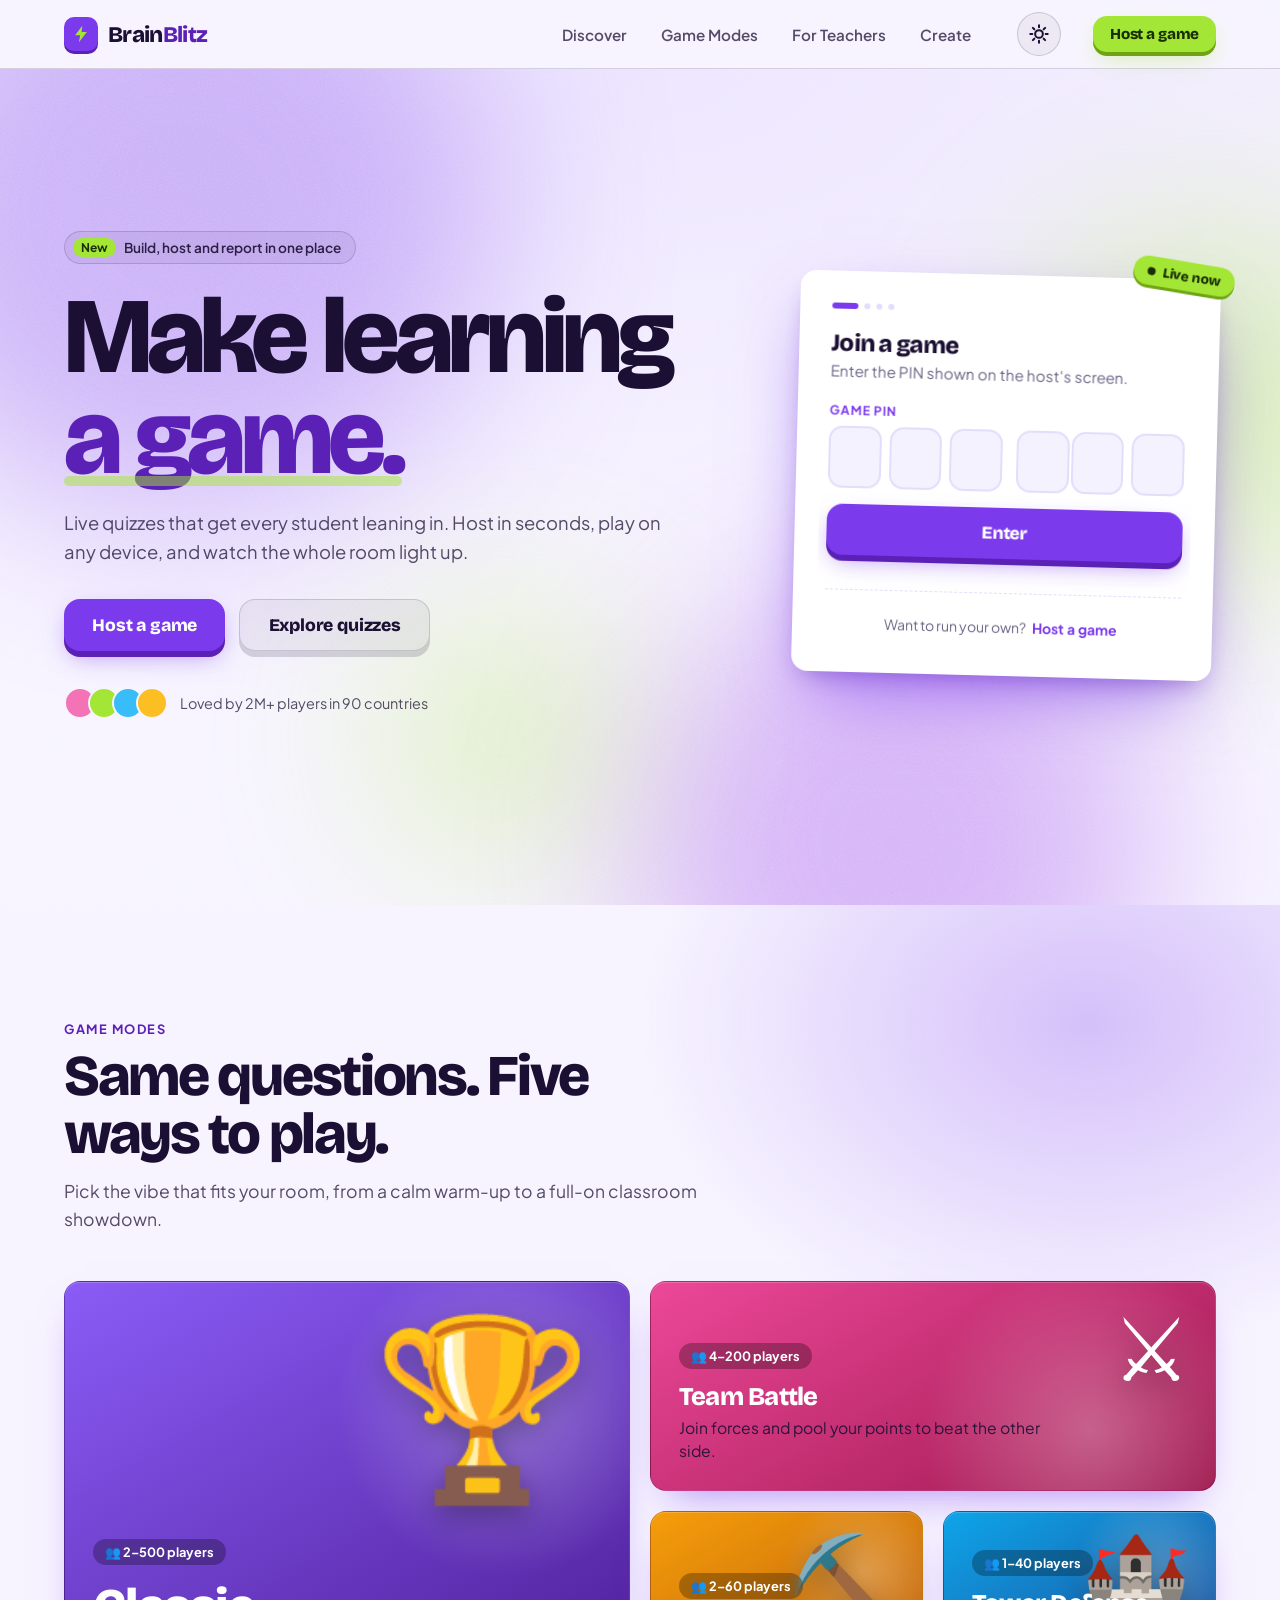
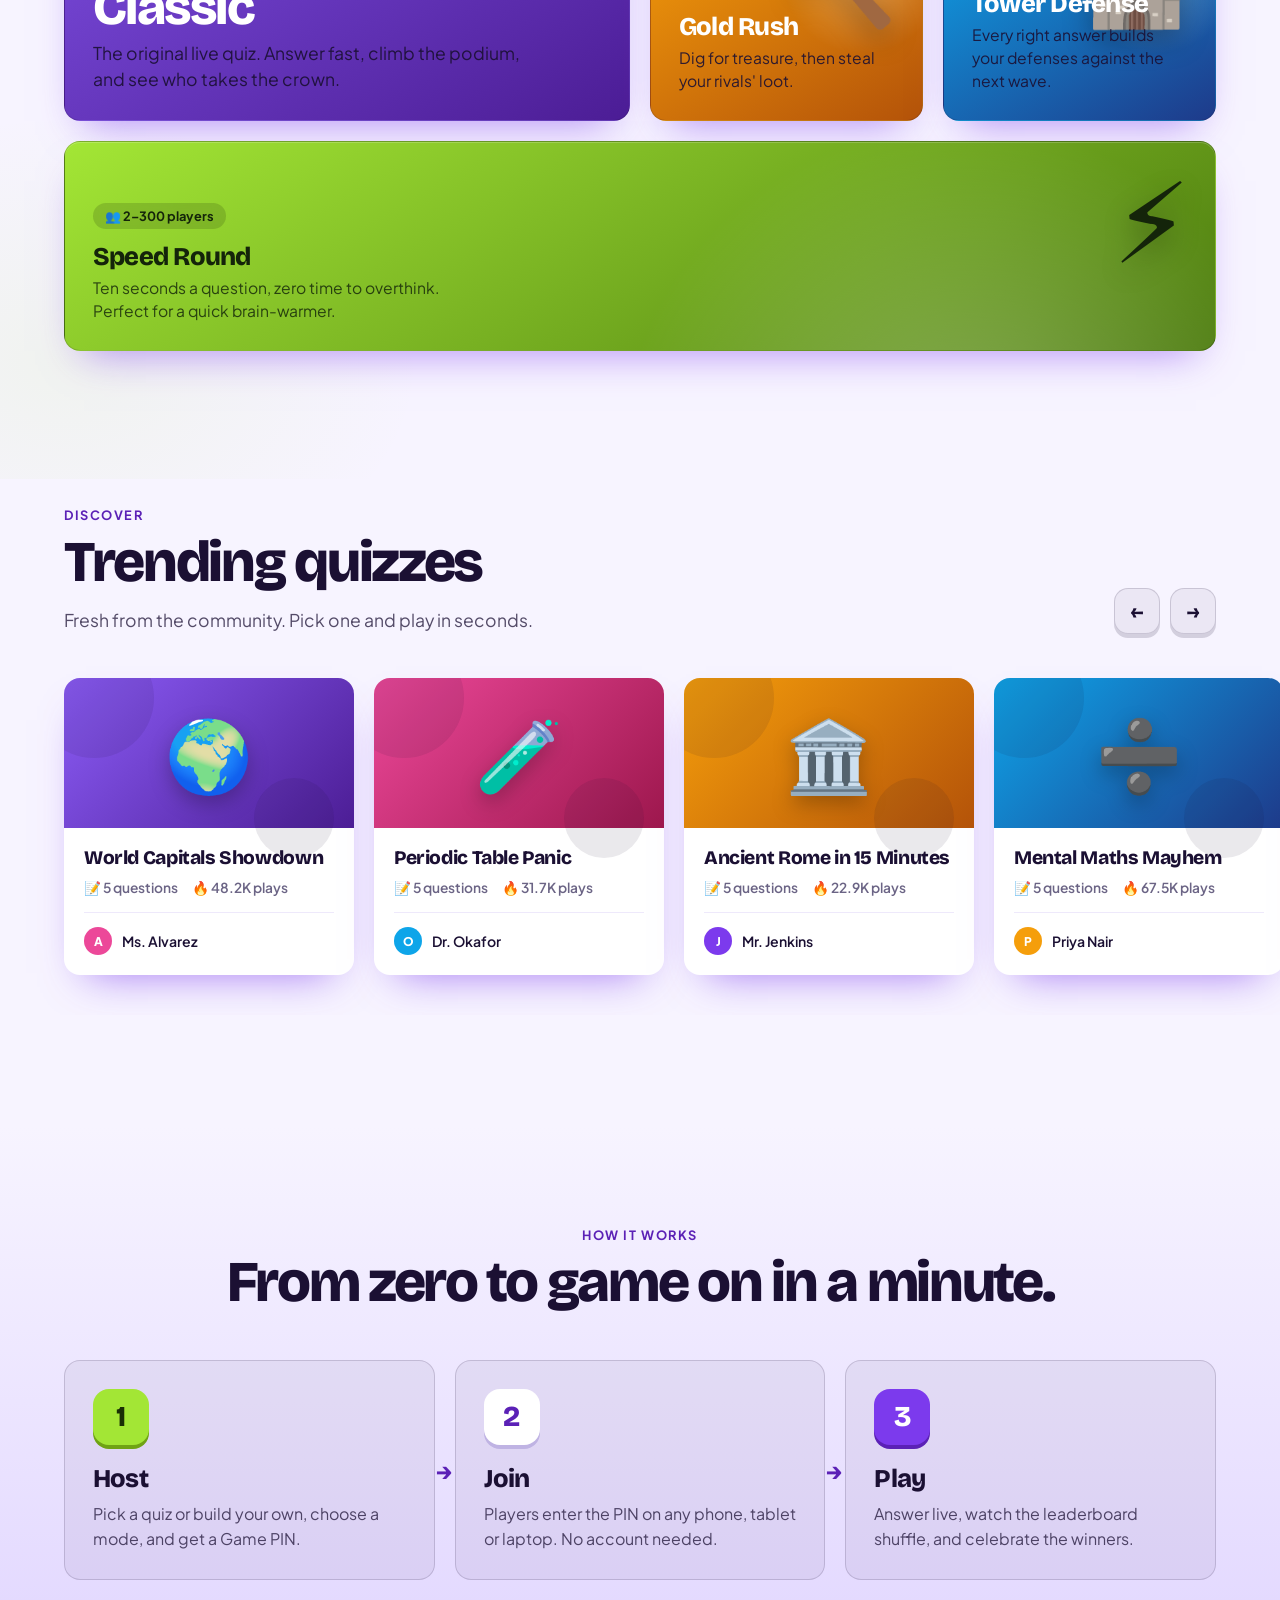
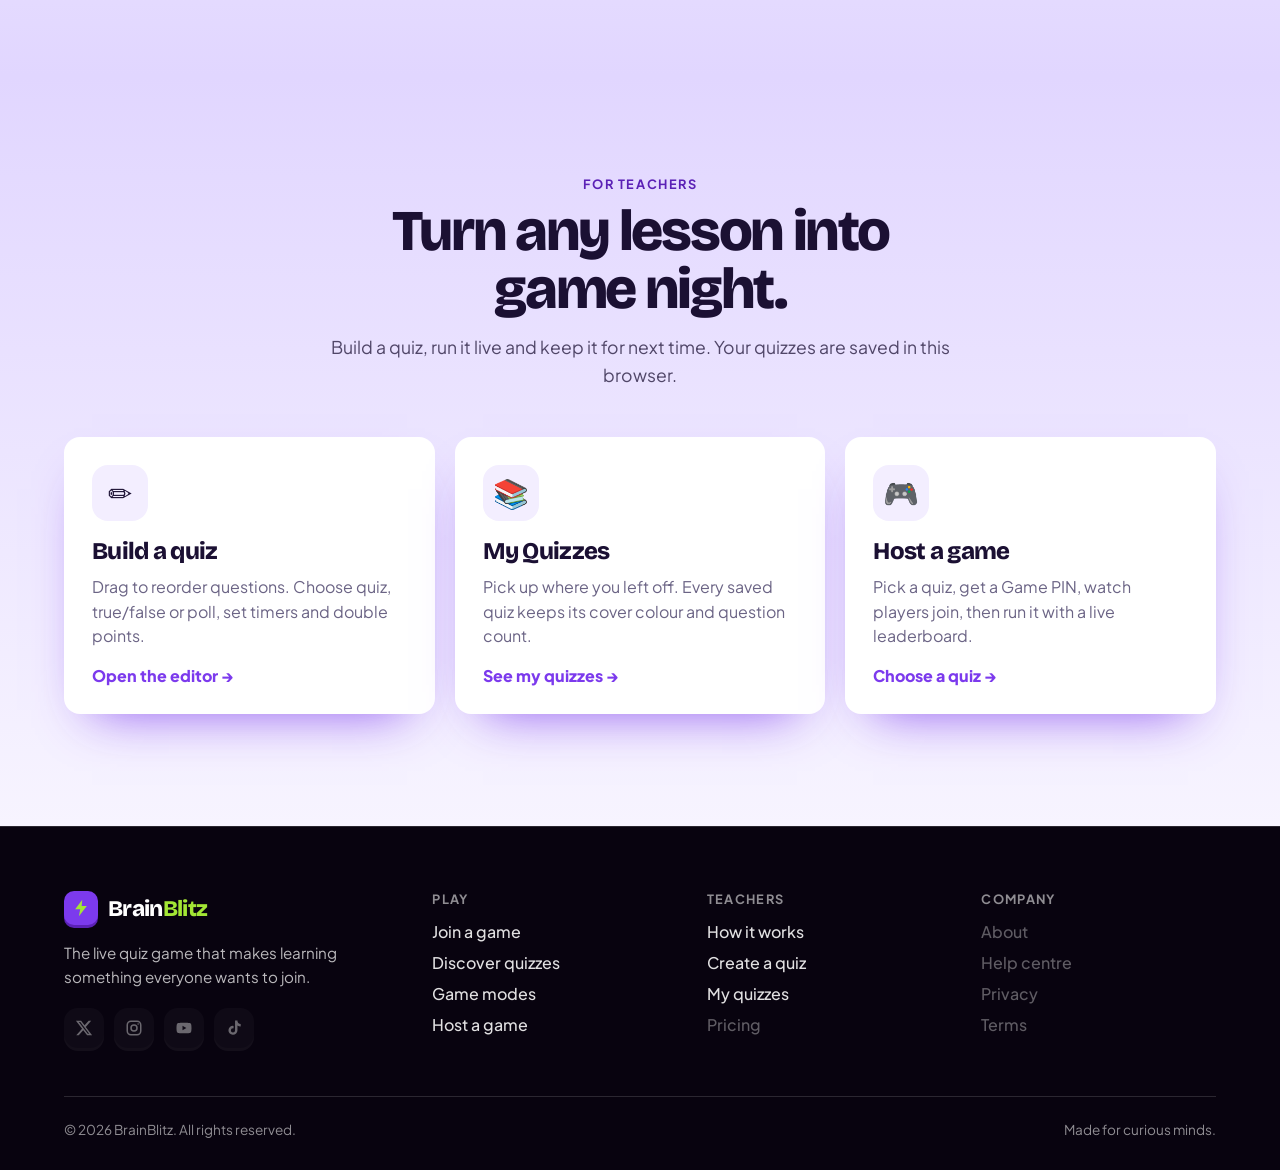
<file: index.html>
<!doctype html>
<html lang="en">
<head>
<meta charset="utf-8">
<meta name="viewport" content="width=device-width, initial-scale=1">
<meta name="theme-color" content="#0E0720">
<script src="theme.js"></script>
<title>BrainBlitz – Make learning a game</title>
<meta name="description" content="BrainBlitz is the live quiz game that makes learning fun. Join with a Game PIN or host your own in seconds.">
<link rel="preconnect" href="https://fonts.googleapis.com">
<link rel="preconnect" href="https://fonts.gstatic.com" crossorigin>
<link href="https://fonts.googleapis.com/css2?family=Bricolage+Grotesque:opsz,wght@12..96,600;12..96,800&family=Plus+Jakarta+Sans:wght@400;500;600;700&display=swap" rel="stylesheet">
<link rel="stylesheet" href="brainblitz.css">
<style>
  html { scroll-behavior: smooth; }

  /* ---------- 3D buttons ---------- */

  /* ---------- Nav ---------- */
  .nav-inner {
    max-width: 1200px; margin: 0 auto; padding: 12px 24px;
    display: flex; align-items: center; gap: 32px;
  }
  .nav-links { display: flex; gap: 6px; margin-left: auto; }
  .nav-links a {
    padding: 8px 14px; border-radius: var(--r-sm); font-weight: 600; font-size: .95rem; color: var(--t-soft);
    transition: transform .35s var(--spring), background .2s, color .2s;
  }
  .nav-links a:hover { color: var(--page-text); background: var(--surface-2); transform: translateY(-2px) scale(1.05); }
  .nav .btn { padding: .6em 1.1em; font-size: .95rem; }
  .burger { display: none; place-content: center; gap: 5px; width: 44px; height: 44px; padding: 0; border: 1px solid var(--border); border-radius: var(--r-md); background: var(--surface); cursor: pointer; transition: transform .35s var(--spring), background .2s; }
  .burger:hover { transform: scale(1.08); background: var(--surface-2); }
  .burger i { display: block; width: 20px; height: 2.5px; border-radius: 2px; background: var(--page-text); transition: transform .3s var(--spring), opacity .2s; }
  .burger[aria-expanded="true"] i:nth-child(1) { transform: translateY(7.5px) rotate(45deg); }
  .burger[aria-expanded="true"] i:nth-child(2) { opacity: 0; }
  .burger[aria-expanded="true"] i:nth-child(3) { transform: translateY(-7.5px) rotate(-45deg); }
  .menu { display: grid; gap: 4px; padding: 8px 16px 18px; border-top: 1px solid var(--border); animation: menu-in .35s var(--spring); }
  .menu a:not(.btn) { padding: 14px 12px; border-radius: var(--r-md); font-weight: 700; font-size: 1.05rem; color: var(--t-strong); transition: background .2s, transform .35s var(--spring); }
  .menu a:not(.btn):hover, .menu a:not(.btn):focus-visible { background: var(--surface-2); transform: translateX(4px); }
  .menu .btn { margin-top: 10px; padding: .85em 1em; font-size: 1.05rem; }
  @keyframes menu-in { from { opacity: 0; transform: translateY(-8px); } }

  /* ---------- Hero ---------- */
  .hero {
    position: relative; isolation: isolate; overflow: hidden;
    min-height: calc(100vh - var(--nav-h)); min-height: calc(100svh - var(--nav-h));
    display: grid; align-items: center;
    background: radial-gradient(120% 90% at 50% 0%, var(--night-2) 0%, var(--night) 70%);
  }
  .blob.v1 { width: 640px; height: 640px; background: var(--violet); top: -180px; left: -140px; }
  .blob.v2 { width: 520px; height: 520px; background: #9333EA; bottom: -200px; right: 10%; opacity: .6; animation-delay: -6s; }
  .blob.l1 { width: 380px; height: 380px; background: var(--lime); top: 18%; right: -120px; opacity: .38; animation-delay: -3s; }
  .blob.l2 { width: 240px; height: 240px; background: var(--lime); bottom: 6%; left: 30%; opacity: .2; animation-delay: -9s; }
  .hero-inner {
    max-width: 1200px; margin: 0 auto; padding: 72px 24px 96px; width: 100%;
    display: grid; grid-template-columns: minmax(0, 1.25fr) minmax(0, 420px); gap: clamp(32px, 6vw, 88px); align-items: center;
  }
  .hero .blob { z-index: -2; opacity: .75; }
  .hero .grain { z-index: -1; }
  .hero-inner > * { min-width: 0; }
  .eyebrow {
    display: inline-flex; align-items: center; gap: 8px; padding: 6px 14px 6px 8px; border-radius: 999px;
    background: var(--surface); border: 1px solid var(--border);
    font-size: .85rem; font-weight: 600; color: var(--t-strong);
  }
  .eyebrow i { font-style: normal; background: var(--lime); color: var(--lime-ink); padding: 2px 8px; border-radius: 999px; font-weight: 700; font-size: .75rem; }
  h1 {
    margin: 22px 0 20px; font-weight: 800; line-height: .94; letter-spacing: -.045em;
    font-size: clamp(3.2rem, 8.4vw, 7rem); text-wrap: balance;
  }
  h1 .hl { position: relative; display: inline-block; color: var(--accent); }
  h1 .hl::after {
    content: ""; position: absolute; left: 0; right: 0; bottom: .02em; height: .09em; border-radius: 99px;
    background: var(--lime); opacity: .5; transform-origin: left; animation: underline .9s .5s var(--spring) both;
  }
  @keyframes underline { from { transform: scaleX(0); } }
  .lede { max-width: 46ch; margin: 0 0 32px; font-size: 1.15rem; line-height: 1.6; color: var(--t-soft); }
  .cta-row { display: flex; flex-wrap: wrap; gap: 14px; }
  .proof { display: flex; align-items: center; gap: 12px; margin-top: 36px; font-size: .9rem; color: var(--t-soft); }
  .avatars { display: flex; }
  .avatars span { width: 32px; height: 32px; border-radius: 50%; border: 2px solid var(--night); margin-left: -8px; }
  .avatars span:first-child { margin-left: 0; }
  .avatars span:nth-child(1) { background: #F472B6; } .avatars span:nth-child(2) { background: var(--lime); }
  .avatars span:nth-child(3) { background: #38BDF8; } .avatars span:nth-child(4) { background: #FBBF24; }

  /* ---------- PIN card ---------- */
  .pin-card {
    position: relative; background: var(--card); color: var(--ink); border-radius: var(--radius); padding: 32px;
    box-shadow: 0 2px 0 rgba(255,255,255,.6) inset, 0 30px 70px -20px rgba(124, 58, 237, .7), 0 12px 24px -12px rgba(76, 29, 149, .5);
    transform: rotate(1.5deg);
    transition: transform .5s var(--spring), box-shadow .3s;
  }
  .pin-card:hover, .pin-card:focus-within { transform: rotate(0) translateY(-6px) scale(1.02); }
  .pin-card h2 { margin: 0 0 4px; font-size: 1.5rem; font-weight: 800; letter-spacing: -.03em; }
  .pin-card p { margin: 0 0 22px; color: var(--muted); font-size: .95rem; }
  .pin-card label { display: block; margin-bottom: 8px; font-size: .78rem; font-weight: 700; letter-spacing: .08em; text-transform: uppercase; color: var(--violet); }

  /* join flow */
  .dots { display: flex; gap: 6px; margin-bottom: 20px; }
  .dots span { height: 6px; width: 6px; border-radius: 99px; background: var(--field-edge); transition: width .4s var(--spring), background .3s; }
  .dots span.done { background: var(--violet-soft); }
  .dots span.on { width: 26px; background: var(--violet); }
  .flow { overflow: hidden; margin: -8px; padding: 8px; transition: height .45s var(--spring); }
  .track { display: flex; align-items: flex-start; transition: transform .5s cubic-bezier(.65, 0, .25, 1); }
  .pane { flex: 0 0 100%; min-width: 0; }
  .pane[inert] { visibility: hidden; transition: visibility 0s .5s; }
  .pane h2:focus { outline: none; }
  .pin-boxes { display: grid; grid-template-columns: repeat(6, 1fr); gap: 8px; }
  .pin-box, .field {
    width: 100%; min-width: 0; text-align: center; color: var(--ink);
    font: 800 1.9rem/1 "Bricolage Grotesque", sans-serif;
    background: var(--field); border: 2px solid var(--field-edge); border-radius: var(--r-md);
    transition: border-color .2s, box-shadow .3s, transform .35s var(--spring), background .2s;
  }
  .pin-box { height: 62px; padding: 0; caret-color: var(--violet); }
  .pin-box:nth-child(3) { margin-right: 6px; }
  .pin-box:nth-child(4) { margin-left: 6px; }
  .field { padding: 16px; font-size: 1.5rem; }
  .field::placeholder { color: #C4B8EA; }
  .pin-box:hover, .field:hover { transform: scale(1.04); }
  .pin-box.filled { border-color: #C4B5FD; background: #fff; }
  .pin-box:focus, .field:focus { background: #fff; border-color: var(--violet); box-shadow: 0 0 0 5px rgba(124, 58, 237, .18); transform: translateY(-2px); }
  .pin-box.bad { border-color: var(--danger-soft); background: #FEF2F2; }
  .link-btn { display: block; margin: 12px auto 0; padding: 6px 10px; background: none; border: 0; border-radius: var(--r-sm); font: 600 .9rem "Plus Jakarta Sans", sans-serif; color: var(--muted); cursor: pointer; transition: transform .35s var(--spring), color .2s; }
  .link-btn:hover { color: var(--violet); transform: scale(1.06); }

  .blitzers { display: grid; grid-template-columns: repeat(4, 1fr); gap: 8px; }
  .blitzer {
    --glow: #94A3B8;
    display: flex; flex-direction: column; align-items: center; gap: 2px; min-width: 0; padding: 10px 2px 8px;
    font: inherit; color: var(--ink); background: var(--field); border: 2px solid transparent; border-radius: var(--r-md); cursor: pointer;
    transition: transform .35s var(--spring), box-shadow .3s, border-color .2s, background .2s;
  }
  .blitzer:hover { transform: translateY(-3px) scale(1.07); }
  .blitzer:active { transform: scale(.95); }
  .blitzer .e { font-size: 2rem; line-height: 1.15; }
  .blitzer .n { font-size: .72rem; font-weight: 700; }
  .rar { margin-top: 3px; padding: 2px 6px; border-radius: 99px; font-size: .6rem; font-weight: 800; letter-spacing: .02em; }
  .rar.common { background: #E2E8F0; color: #334155; }
  .rar.rare { background: #DBEAFE; color: #1D4ED8; }
  .rar.epic { background: #F3E8FF; color: #7E22CE; }
  .rar.legendary { background: linear-gradient(90deg, #FDE68A, #FBBF24, #FDE68A); background-size: 200% 100%; color: #78350F; animation: shimmer 2.5s linear infinite; }
  @keyframes shimmer { to { background-position: -200% 0; } }
  .blitzer[aria-pressed="true"] {
    background: #fff; border-color: var(--glow); transform: scale(1.08);
    box-shadow: 0 0 0 3px color-mix(in srgb, var(--glow) 25%, transparent), 0 0 24px 5px color-mix(in srgb, var(--glow) 60%, transparent);
  }
  .blitzer[aria-pressed="true"] .e { animation: pop .5s var(--spring); }
  @keyframes pop { 40% { transform: scale(1.35) rotate(-8deg); } }

  .waiting { text-align: center; padding: 8px 0 4px; }
  .me { --glow: #A855F7; position: relative; width: 124px; height: 124px; margin: 8px auto 22px; display: grid; place-items: center; border-radius: 50%; font-size: 4.2rem;
    background: radial-gradient(circle at 30% 25%, #fff, #F3E8FF); border: 3px solid var(--glow);
    box-shadow: 0 0 30px 6px color-mix(in srgb, var(--glow) 55%, transparent); animation: breathe 2.2s ease-in-out infinite; }
  .me::after { content: ""; position: absolute; inset: -3px; border-radius: 50%; border: 3px solid var(--glow); animation: ripple 2.2s ease-out infinite; }
  @keyframes breathe { 50% { transform: scale(1.08); box-shadow: 0 0 46px 12px color-mix(in srgb, var(--glow) 65%, transparent); } }
  @keyframes ripple { from { transform: scale(1); opacity: .6; } to { transform: scale(1.5); opacity: 0; } }
  .waiting h2 { font-size: 2rem; }
  .waiting p { margin: 6px 0 16px; }
  .chip { display: inline-block; padding: 8px 18px; border-radius: 999px; background: var(--field); font: 800 1.15rem "Bricolage Grotesque", sans-serif; color: var(--violet-edge); }
  .waiting small { display: block; margin-top: 14px; color: var(--muted); font-size: .85rem; }
  .pin-card .btn { width: 100%; margin-top: 16px; }
  .pin-error { min-height: 1.3em; margin-top: 10px; font-size: .88rem; font-weight: 600; color: var(--danger); text-align: center; }
  .pin-card .foot { margin-top: 6px; padding-top: 16px; border-top: 1px dashed var(--field-edge); text-align: center; font-size: .88rem; color: var(--muted); }
  .pin-card .foot a { display: inline-block; padding: 8px 4px; color: var(--violet); font-weight: 700; }
  .pin-card .foot a:hover { text-decoration: underline; }
  .shake { animation: shake .4s; }
  @keyframes shake { 20%, 60% { transform: translateX(-8px); } 40%, 80% { transform: translateX(8px); } }
  .sticker {
    position: absolute; top: -18px; right: -14px; padding: 6px 14px; border-radius: 999px; transform: rotate(8deg);
    background: var(--lime); color: var(--lime-ink); font: 800 .85rem "Bricolage Grotesque", sans-serif;
    box-shadow: 0 3px 0 var(--lime-edge);
  }
  .sticker::before { content: ""; display: inline-block; width: 8px; height: 8px; margin-right: 7px; border-radius: 50%; background: var(--lime-ink); animation: pulse 1.4s infinite; }
  @keyframes pulse { 50% { opacity: .25; } }

  /* ---------- Game Modes bento ---------- */
  .modes { position: relative; background: var(--night); padding: 112px 24px 128px; scroll-margin-top: var(--nav-h); }
  .modes::before {
    content: ""; position: absolute; inset: 0; pointer-events: none;
    background: radial-gradient(50% 40% at 85% 10%, rgba(124,58,237,.28), transparent 70%), radial-gradient(40% 30% at 5% 90%, rgba(163,230,53,.08), transparent 70%);
  }
  .modes-inner { position: relative; max-width: 1152px; margin: 0 auto; }
  .section-head { max-width: 640px; margin-bottom: 48px; }
  .kicker { font-weight: 700; font-size: .8rem; letter-spacing: .12em; text-transform: uppercase; color: var(--accent); }
  .section-head h2 { margin: 10px 0 14px; font-size: clamp(2.2rem, 5vw, 3.6rem); font-weight: 800; letter-spacing: -.04em; line-height: 1; }
  .section-head p { margin: 0; font-size: 1.1rem; line-height: 1.6; color: var(--t-soft); }

  .bento {
    display: grid; gap: 20px;
    grid-template-columns: repeat(4, 1fr);
    grid-template-areas: "classic classic team team" "classic classic gold tower" "speed speed speed speed";
    grid-auto-rows: minmax(210px, auto);
  }
  .tile {
    --c1: #7C3AED; --c2: #4C1D95;
    position: relative; overflow: hidden; display: flex; flex-direction: column; justify-content: flex-end;
    padding: 28px; border-radius: var(--radius); color: #fff;
    background: linear-gradient(150deg, var(--c1), var(--c2));
    border: 1px solid var(--border);
    box-shadow: 0 1px 0 rgba(255,255,255,.2) inset, 0 20px 40px -20px rgba(124,58,237,.6);
    transition: transform .45s var(--spring), box-shadow .3s;
    cursor: pointer;
  }
  .tile:hover, .tile:focus-visible {
    transform: translateY(-10px) rotate(-1.2deg) scale(1.015);
    box-shadow: 0 1px 0 rgba(255,255,255,.25) inset, 0 34px 60px -18px rgba(124,58,237,.85);
  }
  .tile:nth-child(even):hover, .tile:nth-child(even):focus-visible { transform: translateY(-10px) rotate(1.2deg) scale(1.015); }
  .tile::after { /* soft glow behind emoji */
    content: ""; position: absolute; width: 60%; aspect-ratio: 1; top: -10%; right: -8%; border-radius: 50%;
    background: radial-gradient(closest-side, rgba(255,255,255,.28), transparent); pointer-events: none;
  }
  .emoji {
    position: absolute; top: 20px; right: 24px; z-index: 1; line-height: 1; font-size: 5.5rem;
    filter: drop-shadow(0 10px 14px rgba(0,0,0,.3)); transform-origin: 50% 90%;
  }
  .tile:hover .emoji, .tile:focus-visible .emoji { animation: bounce .7s var(--spring); }
  @keyframes bounce {
    0% { transform: translateY(0) scale(1, 1); }
    25% { transform: translateY(-26px) scale(.94, 1.08) rotate(-8deg); }
    50% { transform: translateY(0) scale(1.1, .88); }
    72% { transform: translateY(-10px) scale(.98, 1.03) rotate(5deg); }
    100% { transform: translateY(0) scale(1, 1); }
  }
  .tag {
    position: relative; z-index: 1; align-self: flex-start; margin-bottom: 14px; padding: 5px 12px; border-radius: 999px;
    font-size: .8rem; font-weight: 700; background: rgba(0,0,0,.28); backdrop-filter: blur(6px); -webkit-backdrop-filter: blur(6px);
  }
  .tile h3 { position: relative; z-index: 1; margin: 0 0 6px; font: 800 1.6rem/1.1 "Bricolage Grotesque", sans-serif; letter-spacing: -.03em; }
  .tile p { position: relative; z-index: 1; margin: 0; max-width: 34ch; font-size: .98rem; line-height: 1.45; color: var(--t-strong); }

  .t-classic { grid-area: classic; --c1: #8B5CF6; --c2: #4C1D95; }
  .t-classic .emoji { font-size: 11rem; top: 28px; right: 36px; }
  .t-classic h3 { font-size: clamp(2.2rem, 4vw, 3.2rem); }
  .t-classic p { font-size: 1.1rem; }
  .t-team { grid-area: team; --c1: #EC4899; --c2: #9D174D; }
  .t-gold { grid-area: gold; --c1: #F59E0B; --c2: #B45309; }
  .t-tower { grid-area: tower; --c1: #0EA5E9; --c2: #1E3A8A; }
  .t-speed { grid-area: speed; --c1: #A3E635; --c2: #4D7C0F; color: #14240A; min-height: 190px; }
  .t-speed p { color: rgba(20,36,10,.82); }
  .t-speed .tag { background: rgba(20,36,10,.16); }
  .t-speed .emoji { font-size: 7rem; }

  @media (max-width: 900px) {
    .bento { grid-template-columns: repeat(2, 1fr); grid-template-areas: "classic classic" "team gold" "tower speed"; }
    .t-speed { color: #14240A; }
  }
  @media (max-width: 560px) {
    .modes { padding: 80px 16px 96px; }
    .bento { grid-template-columns: 1fr; grid-template-areas: "classic" "team" "gold" "tower" "speed"; }
    /* the emoji sits above the copy instead of behind it */
    .tile { min-height: 232px; padding: 24px; }
    .emoji, .t-speed .emoji { font-size: 4.5rem; top: 16px; right: 18px; }
    .t-classic { min-height: 270px; }
    .t-classic .emoji { font-size: 6rem; }
    .footer ul { gap: 0; }
    .footer ul a { padding: 11px 0; }
  }

  /* ---------- Trending quizzes ---------- */
  .trending { background: var(--night); padding: 24px 0 112px; scroll-margin-top: var(--nav-h); }
  .trending-inner { max-width: 1200px; margin: 0 auto; padding: 0 24px; }
  .row-head { display: flex; align-items: flex-end; justify-content: space-between; gap: 24px; margin-bottom: 32px; }
  .row-head .section-head { margin: 0; }
  .arrows { display: flex; gap: 10px; flex-shrink: 0; }
  .arrows .btn { width: 46px; height: 46px; padding: 0; font-size: 1.2rem; border-radius: var(--r-md); }
  .rail {
    display: flex; gap: 20px; overflow-x: auto; padding: 12px max(24px, calc((100vw - 1200px) / 2 + 24px)) 40px;
    scroll-snap-type: x mandatory; scroll-padding-inline: max(24px, calc((100vw - 1200px) / 2 + 24px));
    scrollbar-width: thin; scrollbar-color: var(--violet) transparent; overscroll-behavior-x: contain;
  }
  .rail::-webkit-scrollbar { height: 8px; }
  .rail::-webkit-scrollbar-thumb { background: var(--violet); border-radius: 99px; }
  .qcard {
    --c1: #7C3AED; --c2: #4C1D95;
    flex: 0 0 min(290px, 78vw); scroll-snap-align: start;
    background: #fff; color: var(--ink); border-radius: var(--radius); overflow: hidden;
    box-shadow: 0 20px 40px -22px rgba(124,58,237,.7);
    transition: transform .4s var(--spring), box-shadow .3s;
  }
  .qcard:hover, .qcard:focus-within { transform: translateY(-8px) scale(1.02); box-shadow: 0 30px 50px -20px rgba(124,58,237,.9); }
  .cover {
    position: relative; height: 150px; display: grid; place-items: center; font-size: 4.4rem;
    background: linear-gradient(135deg, var(--c1), var(--c2));
  }
  .cover::before, .cover::after { content: ""; position: absolute; border-radius: 50%; background: var(--surface-2); }
  .cover::before { width: 120px; height: 120px; top: -40px; left: -30px; }
  .cover::after { width: 80px; height: 80px; bottom: -30px; right: 20px; }
  .cover .em { position: relative; z-index: 1; filter: drop-shadow(0 8px 10px rgba(0,0,0,.25)); transition: transform .4s var(--spring); }
  .qcard:hover .em { transform: scale(1.12) rotate(-6deg); }
  .cover .play {
    position: absolute; z-index: 2; inset: 0; display: grid; place-items: center;
    background: rgba(14, 7, 32, .5); backdrop-filter: blur(3px); -webkit-backdrop-filter: blur(3px);
    opacity: 0; transition: opacity .25s;
  }
  .cover .play .btn { transform: translateY(14px) scale(.9); transition: transform .4s var(--spring), box-shadow .2s, filter .2s; }
  .qcard:hover .play, .qcard:focus-within .play { opacity: 1; }
  .qcard:hover .play .btn, .qcard:focus-within .play .btn { transform: none; }
  .qcard:hover .play .btn:hover { transform: translateY(-3px) scale(1.06); }
  .qcard:hover .play .btn:active { transform: translateY(4px); }
  @media (hover: none) { .cover .play { opacity: 1; background: none; backdrop-filter: none; -webkit-backdrop-filter: none; place-items: end end; padding: 12px; } .cover .play .btn { transform: none; padding: .5em 1em; } }
  .qbody { padding: 18px 20px 20px; }
  .qbody h3 { margin: 0 0 10px; font: 800 1.2rem/1.2 "Bricolage Grotesque", sans-serif; letter-spacing: -.02em; }
  .meta { display: flex; gap: 14px; margin: 0 0 16px; padding: 0; list-style: none; font-size: .86rem; font-weight: 600; color: var(--muted); }
  .creator { display: flex; align-items: center; gap: 10px; padding-top: 14px; border-top: 1px solid #EEE9FB; font-size: .88rem; font-weight: 600; }
  .avatar { width: 28px; height: 28px; border-radius: 50%; display: grid; place-items: center; font-size: .75rem; font-weight: 800; color: #fff; background: var(--violet); }

  /* ---------- How it works ---------- */
  .how { position: relative; overflow: hidden; background: linear-gradient(180deg, var(--night), var(--night-3)); padding: 96px 24px; scroll-margin-top: var(--nav-h); }
  .how-inner { max-width: 1152px; margin: 0 auto; }
  .how .section-head { max-width: none; text-align: center; margin-inline: auto; }
  .steps { display: grid; grid-template-columns: repeat(3, 1fr); gap: 20px; margin: 0; padding: 0; list-style: none; counter-reset: s; }
  .step {
    position: relative; padding: 28px; border-radius: var(--radius); background: var(--surface); border: 1px solid var(--border);
    transition: transform .4s var(--spring), background .2s;
  }
  .step:hover { transform: translateY(-6px) scale(1.02); background: var(--surface-2); }
  .num {
    width: 56px; height: 56px; margin-bottom: 18px; display: grid; place-items: center; border-radius: var(--r-lg);
    font: 800 1.8rem "Bricolage Grotesque", sans-serif; color: var(--lime-ink); background: var(--lime); box-shadow: 0 4px 0 var(--lime-edge);
  }
  .step:nth-child(2) .num { background: #fff; color: var(--violet-edge); box-shadow: 0 4px 0 #BFB3E3; }
  .step:nth-child(3) .num { background: var(--violet); color: #fff; box-shadow: 0 4px 0 var(--violet-edge); }
  .step h3 { margin: 0 0 8px; font: 800 1.6rem "Bricolage Grotesque", sans-serif; letter-spacing: -.03em; }
  .step p { margin: 0; line-height: 1.55; color: var(--t-soft); }
  .step:not(:last-child)::after {
    content: "→"; position: absolute; top: 50%; right: -20px; z-index: 2; width: 20px; text-align: center; transform: translateY(-50%);
    font-size: 1.4rem; font-weight: 800; color: var(--accent);
  }

  /* ---------- Footer ---------- */
  .footer { background: #08030F; border-top: 1px solid var(--border); padding: 64px 24px 32px; }
  .footer-inner { max-width: 1152px; margin: 0 auto; display: grid; grid-template-columns: 1.4fr repeat(3, 1fr); gap: 40px; }
  .footer .about { margin: 16px 0 20px; max-width: 30ch; line-height: 1.55; font-size: .95rem; color: var(--t-soft); }
  .footer h4 { margin: 0 0 14px; font-size: .8rem; letter-spacing: .1em; text-transform: uppercase; color: var(--t-faint); }
  .footer ul { margin: 0; padding: 0; list-style: none; display: grid; gap: 10px; }
  .footer ul a { display: inline-block; color: var(--t-strong); font-weight: 500; transition: transform .35s var(--spring), color .2s; }
  .footer ul a:hover { color: var(--accent); transform: translateX(4px); }
  .social { display: flex; gap: 10px; }
  .social a {
    width: 40px; height: 40px; display: grid; place-items: center; border-radius: var(--r-md); background: var(--surface); color: #fff;
    box-shadow: 0 3px 0 rgba(255,255,255,.12); transition: transform .35s var(--spring), background .2s, color .2s;
  }
  .social a:hover { transform: translateY(-4px) rotate(-6deg) scale(1.1); background: var(--lime); color: var(--lime-ink); }
  .social a:active { transform: translateY(2px); }
  .social svg { width: 18px; height: 18px; }
  .footer .soon { opacity: .4; cursor: not-allowed; }
  .footer .soon:hover { transform: none; color: inherit; background: var(--surface); }
  .legal { max-width: 1152px; margin: 48px auto 0; padding-top: 24px; border-top: 1px solid var(--border); display: flex; justify-content: space-between; flex-wrap: wrap; gap: 12px; font-size: .85rem; color: var(--t-faint); }

  @media (max-width: 800px) {
    .steps { grid-template-columns: 1fr; }
    .step:not(:last-child)::after { content: "↓"; top: auto; bottom: -22px; right: auto; left: 50%; margin-left: -10px; transform: none; }
    .footer-inner { grid-template-columns: 1fr 1fr; }
    .footer-inner > :first-child { grid-column: 1 / -1; }
    .arrows { display: none; }
  }
  @media (max-width: 560px) { .trending-inner { padding: 0 16px; } .how { padding: 72px 16px; } }

  /* ---------- For Teachers ---------- */
  .teachers { background: linear-gradient(180deg, var(--night-3), var(--night)); padding: 96px 24px 112px; scroll-margin-top: var(--nav-h); }
  .teachers-inner { max-width: 1152px; margin: 0 auto; }
  .teachers .section-head { margin-inline: auto; text-align: center; }
  .tcards { display: grid; grid-template-columns: repeat(3, 1fr); gap: 20px; }
  .tcard {
    display: flex; flex-direction: column; gap: 10px; padding: 28px; border-radius: var(--radius); background: #fff; color: var(--ink);
    box-shadow: 0 24px 50px -28px rgba(124,58,237,.9); transition: transform .45s var(--spring), box-shadow .3s;
  }
  .tcard:hover, .tcard:focus-visible { transform: translateY(-8px) rotate(-1deg) scale(1.02); box-shadow: 0 34px 60px -24px rgba(124,58,237,1); }
  .tcard:nth-child(2):hover { transform: translateY(-8px) rotate(1deg) scale(1.02); }
  .tcard .ti { width: 56px; height: 56px; display: grid; place-items: center; border-radius: var(--r-lg); background: #F3EEFF; font-size: 1.8rem; transition: transform .45s var(--spring); }
  .tcard:hover .ti { transform: scale(1.15) rotate(-8deg); }
  .tcard h3 { margin: 6px 0 0; font: 800 1.5rem "Bricolage Grotesque", sans-serif; letter-spacing: -.03em; }
  .tcard p { margin: 0; flex: 1; color: var(--muted); line-height: 1.55; }
  .tcard .go { margin-top: 6px; font-weight: 800; color: var(--violet); }
  @media (max-width: 800px) { .tcards { grid-template-columns: 1fr; } .teachers { padding: 72px 16px 88px; } }

  /* ---------- states: skeleton cards, blocked join, reconnecting ---------- */
  .qcard.skel { pointer-events: none; box-shadow: none; }
  .qcard.skel .cover { background: linear-gradient(135deg, rgba(124,58,237,.4), rgba(76,29,149,.55)); }
  .qcard.skel .cover::before, .qcard.skel .cover::after { display: none; }
  .qcard.skel .sk-fill { position: absolute; inset: 0; border-radius: 0; background: transparent; }
  .qcard.skel .sk-fill::after { background: linear-gradient(90deg, transparent, rgba(255,255,255,.22), transparent); }
  .qcard.skel .qbody .skeleton { background: #EDE8FB; }
  .qcard.skel .qbody .skeleton::after { background: linear-gradient(90deg, transparent, rgba(255,255,255,.85), transparent); }
  .sk-line { display: block; }
  .qcard.skel .creator { margin-top: 18px; }
  .pin-card > .banner { margin-bottom: 14px; }
  .pin-card .state { padding: 6px 0 0; }
  .pin-card .state p { margin: 0; }
  .pin-card .state h3 { color: var(--ink); }
  .pin-card .state h3:focus { outline: none; }
  .pin-card .state { padding-bottom: 12px; }
  .pin-card .state .btn-lg { padding: .7em 1.3em; font-size: 1rem; }

  /* ---------- Responsive ---------- */
  @media (max-width: 900px) {
    .hero-inner { grid-template-columns: minmax(0, 1fr); padding-top: 48px; }
    .pin-card { transform: none; max-width: 480px; }
  }
  @media (max-width: 720px) {
    .nav-links { display: none; }
    .nav-cta { margin-left: auto; }
    .burger { display: grid; }
    .nav-inner { padding: 10px 16px; gap: 12px; }
    .hero-inner { padding-left: 16px; padding-right: 16px; }
    /* on a phone the join card is the main job, so it comes first */
    .hero { min-height: 0; }
    .hero-inner { padding-top: 24px; padding-bottom: 56px; gap: 40px; }
    .pin-card { order: -1; }
  }
  .nav:has(#burger[aria-expanded="true"]) .nav-cta { display: none; }
  .nav:has(#burger[aria-expanded="true"]) .burger { margin-left: auto; }
  @media (max-width: 360px) { .nav-cta { display: none; } .burger { margin-left: auto; } }
  @media (min-width: 721px) { .menu { display: none !important; } }
  @media (prefers-reduced-motion: reduce) {
    *, *::before, *::after { animation: none !important; transition-duration: .01ms !important; }
  }
.play { text-align: center; padding: 4px 0; }
  .play-top { display: flex; justify-content: space-between; font-weight: 800; font-size: .85rem; color: var(--muted); }
  .play h2 { font-size: 1.25rem; margin: 8px 0 12px; color: var(--ink); }
  .play-grid { display: grid; grid-template-columns: 1fr 1fr; gap: 10px; }
  .play-grid button { min-height: 72px; padding: 10px; border: 0; border-radius: var(--r-md); color: #fff; font: 800 1rem "Plus Jakarta Sans", sans-serif; cursor: pointer; display: flex; flex-direction: column; align-items: center; justify-content: center; gap: 4px; box-shadow: 0 4px 0 rgba(0,0,0,.25); transition: opacity .2s, transform .2s; }
  .play-grid button .g { font-size: 1.6rem; line-height: 1; }
  .play-grid button:disabled { cursor: default; }
  .play-grid button.dim { opacity: .35; }
  .play-grid button.right { outline: 4px solid #fff; box-shadow: 0 0 0 7px var(--ink); }
  .play-msg { min-height: 1.5em; margin-top: 12px; font-weight: 800; color: var(--ink); }
  .play-stats { margin-top: 4px; font-size: .95rem; color: var(--muted); font-weight: 700; }
  .play-badges { display: flex; flex-wrap: wrap; justify-content: center; gap: 8px; margin-top: 10px; }
  .play-badges span { padding: 5px 12px; border-radius: 99px; background: var(--lime); color: var(--lime-ink); font-weight: 800; font-size: .9rem; }
  .play-board { margin-top: 6px; font-size: .9rem; color: var(--muted); }
  .play-board ol { margin: 8px 0 0; padding: 0; list-style: none; }
  .play #pl-done { margin-top: 12px; }
</style>
</head>
<body>

<a class="skip-link" href="#main">Skip to main content</a>
<header class="nav">
  <div class="nav-inner">
    <a href="#" class="logo" aria-label="BrainBlitz home">
      <span class="logo-mark" aria-hidden="true">
        <svg viewBox="0 0 24 24" fill="#A3E635"><path d="M13.5 2 5 13.5h6L9.5 22 19 9.5h-6.2z"/></svg>
      </span><span>Brain<b>Blitz</b></span>
    </a>
    <nav class="nav-links" aria-label="Primary">
      <a href="#discover">Discover</a>
      <a href="#modes">Game Modes</a>
      <a href="#teachers">For Teachers</a>
      <a href="create.html">Create</a>
    </nav>
    <button class="theme-toggle" type="button" data-theme-toggle aria-label="Switch theme"><svg class="i-moon" viewBox="0 0 24 24" fill="currentColor" aria-hidden="true"><path d="M21 12.8A9 9 0 1 1 11.2 3a7 7 0 0 0 9.8 9.8z"/></svg><svg class="i-sun" viewBox="0 0 24 24" fill="none" stroke="currentColor" stroke-width="2.2" stroke-linecap="round" aria-hidden="true"><circle cx="12" cy="12" r="4.2"/><path d="M12 2.5v2.2M12 19.3v2.2M2.5 12h2.2M19.3 12h2.2M5.3 5.3l1.6 1.6M17.1 17.1l1.6 1.6M5.3 18.7l1.6-1.6M17.1 6.9l1.6-1.6"/></svg></button>
    <a href="create.html" class="btn btn-lime nav-cta">Host a game</a>
    <button class="burger" id="burger" type="button" aria-label="Menu" aria-expanded="false" aria-controls="menu"><i></i><i></i><i></i></button>
  </div>
  <nav class="menu" id="menu" aria-label="Menu" hidden>
    <a href="#join">🎟️ Join a game</a>
    <a href="#discover">🔥 Discover</a>
    <a href="#modes">🎮 Game Modes</a>
    <a href="#teachers">🎓 For Teachers</a>
    <a href="create.html">✏️ Create a quiz</a>
    <a href="create.html" class="btn btn-lime btn-block">Host a game</a>
  </nav>
</header>

<main id="main" tabindex="-1">
  <section class="hero" id="join">
    <div class="blob v1"></div><div class="blob v2"></div>
    <div class="blob l1"></div><div class="blob l2"></div>
    <div class="grain"></div>

    <div class="hero-inner">
      <div>
        <span class="eyebrow"><i>New</i> Build, host and report in one place</span>
        <h1>Make learning <span class="hl">a game.</span></h1>
        <p class="lede">Live quizzes that get every student leaning in. Host in seconds, play on any device, and watch the whole room light up.</p>
        <div class="cta-row">
          <a href="create.html" class="btn btn-lg">Host a game</a>
          <a href="#discover" class="btn btn-ghost btn-lg">Explore quizzes</a>
        </div>
        <div class="proof">
          <div class="avatars" aria-hidden="true"><span></span><span></span><span></span><span></span></div>
          <span>Loved by 2M+ players in 90 countries</span>
        </div>
      </div>

      <div class="pin-card" id="join-card">
        <span class="sticker">Live now</span>
        <div class="banner on-light banner-warn" id="conn-banner" role="status" hidden></div>
        <div class="dots" aria-hidden="true"><span class="on"></span><span></span><span></span><span></span></div>
        <div class="flow" id="flow">
          <div class="track" id="track">

            <form class="pane" id="pin-form" novalidate>
              <h2>Join a game</h2>
              <p>Enter the PIN shown on the host's screen.</p>
              <label id="pin-label">Game PIN</label>
              <div class="pin-boxes" id="pin-boxes" role="group" aria-labelledby="pin-label">
                <input class="pin-box" type="text" inputmode="numeric" pattern="[0-9]" maxlength="1" autocomplete="off" aria-label="Digit 1" data-focus>
                <input class="pin-box" type="text" inputmode="numeric" pattern="[0-9]" maxlength="1" autocomplete="off" aria-label="Digit 2">
                <input class="pin-box" type="text" inputmode="numeric" pattern="[0-9]" maxlength="1" autocomplete="off" aria-label="Digit 3">
                <input class="pin-box" type="text" inputmode="numeric" pattern="[0-9]" maxlength="1" autocomplete="off" aria-label="Digit 4">
                <input class="pin-box" type="text" inputmode="numeric" pattern="[0-9]" maxlength="1" autocomplete="off" aria-label="Digit 5">
                <input class="pin-box" type="text" inputmode="numeric" pattern="[0-9]" maxlength="1" autocomplete="off" aria-label="Digit 6">
              </div>
              <button class="btn btn-lg" type="submit">Enter</button>
              <div class="pin-error" id="pin-error" role="alert"></div>
            </form>

            <form class="pane" id="nick-form" novalidate inert>
              <h2>Pick a nickname</h2>
              <p>This is how you'll appear on the big screen.</p>
              <label for="nick">Nickname</label>
              <input class="field" id="nick" type="text" maxlength="14" autocomplete="off" placeholder="e.g. QuizWhiz" data-focus>
              <button class="btn btn-lg" type="submit">Next</button>
              <div class="pin-error" id="nick-error" role="alert"></div>
              <button class="link-btn" type="button" data-back>← Back</button>
            </form>

            <form class="pane" id="avatar-form" novalidate inert>
              <h2>Choose your Blitzer</h2>
              <p>Pick a buddy. Rarer ones glow brighter.</p>
              <div class="blitzers" id="blitzers" role="group" aria-label="Blitzers"></div>
              <div class="pin-error" id="avatar-error" role="alert"></div>
              <button class="btn btn-lg" type="submit" id="avatar-go" disabled>Let's go</button>
              <button class="link-btn" type="button" data-back>← Back</button>
            </form>

            <div class="pane waiting" id="wait-pane" inert>
              <div class="me" id="me" aria-hidden="true"></div>
              <h2 tabindex="-1" data-focus>You're in!</h2>
              <p>See your name on the screen?</p>
              <span class="chip" id="me-name"></span>
              <small>Game <span id="me-pin"></span> · <span id="wait-count">waiting for the host to start…</span></small>
              <button class="link-btn" type="button" id="leave">Leave game</button>
            </div>

            <div class="pane" id="state-pane" inert>
              <div class="state on-light" id="state-box"></div>
            </div>

            <div class="pane play" id="play-pane" inert>
              <div class="play-top"><span id="pl-q"></span><span id="pl-time"></span></div>
              <h2 id="pl-text" tabindex="-1"></h2>
              <div class="play-grid" id="pl-grid"></div>
              <div class="play-msg" id="pl-msg" role="status" aria-live="polite"></div>
              <div class="play-stats" id="pl-stats"></div>
              <div class="play-badges" id="pl-badges"></div>
              <div class="play-board" id="pl-board"></div>
              <button class="btn btn-lg" type="button" id="pl-done" hidden>Back to start</button>
            </div>

          </div>
        </div>
        <div class="foot">Want to run your own? <a href="create.html">Host a game</a></div>
      </div>
    </div>
  </section>

  <section class="modes" id="modes" aria-labelledby="modes-title">
    <div class="modes-inner">
      <div class="section-head">
        <span class="kicker">Game Modes</span>
        <h2 id="modes-title">Same questions. Five ways to play.</h2>
        <p>Pick the vibe that fits your room, from a calm warm-up to a full-on classroom showdown.</p>
      </div>
      <div class="bento">
        <a href="lobby.html?mode=classic" class="tile t-classic">
          <span class="emoji" aria-hidden="true">🏆</span>
          <span class="tag">👥 2–500 players</span>
          <h3>Classic</h3>
          <p>The original live quiz. Answer fast, climb the podium, and see who takes the crown.</p>
        </a>
        <a href="lobby.html?mode=team" class="tile t-team">
          <span class="emoji" aria-hidden="true">⚔️</span>
          <span class="tag">👥 4–200 players</span>
          <h3>Team Battle</h3>
          <p>Join forces and pool your points to beat the other side.</p>
        </a>
        <a href="lobby.html?mode=gold" class="tile t-gold">
          <span class="emoji" aria-hidden="true">⛏️</span>
          <span class="tag">👥 2–60 players</span>
          <h3>Gold Rush</h3>
          <p>Dig for treasure, then steal your rivals' loot.</p>
        </a>
        <a href="lobby.html?mode=tower" class="tile t-tower">
          <span class="emoji" aria-hidden="true">🏰</span>
          <span class="tag">👥 1–40 players</span>
          <h3>Tower Defense</h3>
          <p>Every right answer builds your defenses against the next wave.</p>
        </a>
        <a href="lobby.html?mode=speed" class="tile t-speed">
          <span class="emoji" aria-hidden="true">⚡</span>
          <span class="tag">👥 2–300 players</span>
          <h3>Speed Round</h3>
          <p>Ten seconds a question, zero time to overthink. Perfect for a quick brain-warmer.</p>
        </a>
      </div>
    </div>
  </section>

  <section class="trending" id="discover" aria-labelledby="trending-title">
    <div class="trending-inner">
      <div class="row-head">
        <div class="section-head">
          <span class="kicker">Discover</span>
          <h2 id="trending-title">Trending quizzes</h2>
          <p>Fresh from the community. Pick one and play in seconds.</p>
        </div>
        <div class="arrows">
          <button class="btn btn-ghost" type="button" data-dir="-1" aria-label="Scroll left">←</button>
          <button class="btn btn-ghost" type="button" data-dir="1" aria-label="Scroll right">→</button>
        </div>
      </div>
    </div>
    <div class="rail" id="rail" tabindex="0" role="region" aria-label="Trending quizzes, scrollable" aria-busy="true">
      <span class="sr" role="status">Loading trending quizzes…</span>
      <article class="qcard skel" aria-hidden="true">
        <div class="cover"><span class="skeleton sk-fill"></span></div>
        <div class="qbody">
          <span class="skeleton sk-line" style="width:78%;height:20px"></span>
          <span class="skeleton sk-line" style="width:56%;height:14px;margin-top:12px"></span>
          <div class="creator"><span class="skeleton" style="width:28px;height:28px;border-radius:50%"></span><span class="skeleton sk-line" style="width:92px;height:14px"></span></div>
        </div>
      </article>
      <article class="qcard skel" aria-hidden="true">
        <div class="cover"><span class="skeleton sk-fill"></span></div>
        <div class="qbody">
          <span class="skeleton sk-line" style="width:78%;height:20px"></span>
          <span class="skeleton sk-line" style="width:56%;height:14px;margin-top:12px"></span>
          <div class="creator"><span class="skeleton" style="width:28px;height:28px;border-radius:50%"></span><span class="skeleton sk-line" style="width:92px;height:14px"></span></div>
        </div>
      </article>
      <article class="qcard skel" aria-hidden="true">
        <div class="cover"><span class="skeleton sk-fill"></span></div>
        <div class="qbody">
          <span class="skeleton sk-line" style="width:78%;height:20px"></span>
          <span class="skeleton sk-line" style="width:56%;height:14px;margin-top:12px"></span>
          <div class="creator"><span class="skeleton" style="width:28px;height:28px;border-radius:50%"></span><span class="skeleton sk-line" style="width:92px;height:14px"></span></div>
        </div>
      </article>
      <article class="qcard skel" aria-hidden="true">
        <div class="cover"><span class="skeleton sk-fill"></span></div>
        <div class="qbody">
          <span class="skeleton sk-line" style="width:78%;height:20px"></span>
          <span class="skeleton sk-line" style="width:56%;height:14px;margin-top:12px"></span>
          <div class="creator"><span class="skeleton" style="width:28px;height:28px;border-radius:50%"></span><span class="skeleton sk-line" style="width:92px;height:14px"></span></div>
        </div>
      </article>
      <article class="qcard skel" aria-hidden="true">
        <div class="cover"><span class="skeleton sk-fill"></span></div>
        <div class="qbody">
          <span class="skeleton sk-line" style="width:78%;height:20px"></span>
          <span class="skeleton sk-line" style="width:56%;height:14px;margin-top:12px"></span>
          <div class="creator"><span class="skeleton" style="width:28px;height:28px;border-radius:50%"></span><span class="skeleton sk-line" style="width:92px;height:14px"></span></div>
        </div>
      </article>
      <article class="qcard skel" aria-hidden="true">
        <div class="cover"><span class="skeleton sk-fill"></span></div>
        <div class="qbody">
          <span class="skeleton sk-line" style="width:78%;height:20px"></span>
          <span class="skeleton sk-line" style="width:56%;height:14px;margin-top:12px"></span>
          <div class="creator"><span class="skeleton" style="width:28px;height:28px;border-radius:50%"></span><span class="skeleton sk-line" style="width:92px;height:14px"></span></div>
        </div>
      </article>
    </div>
  </section>

  <section class="how" id="how" aria-labelledby="how-title">
    <div class="how-inner">
      <div class="section-head">
        <span class="kicker">How it works</span>
        <h2 id="how-title">From zero to game on in a minute.</h2>
      </div>
      <ol class="steps">
        <li class="step"><div class="num">1</div><h3>Host</h3><p>Pick a quiz or build your own, choose a mode, and get a Game PIN.</p></li>
        <li class="step"><div class="num">2</div><h3>Join</h3><p>Players enter the PIN on any phone, tablet or laptop. No account needed.</p></li>
        <li class="step"><div class="num">3</div><h3>Play</h3><p>Answer live, watch the leaderboard shuffle, and celebrate the winners.</p></li>
      </ol>
    </div>
  </section>

  <section class="teachers" id="teachers" aria-labelledby="teachers-title">
    <div class="teachers-inner">
      <div class="section-head">
        <span class="kicker">For Teachers</span>
        <h2 id="teachers-title">Turn any lesson into game night.</h2>
        <p>Build a quiz, run it live and keep it for next time. Your quizzes are saved in this browser.</p>
      </div>
      <div class="tcards">
        <a class="tcard" href="create.html"><span class="ti" aria-hidden="true">✏️</span><h3>Build a quiz</h3><p>Drag to reorder questions. Choose quiz, true/false or poll, set timers and double points.</p><span class="go">Open the editor →</span></a>
        <a class="tcard" href="create.html?mine=1"><span class="ti" aria-hidden="true">📚</span><h3>My Quizzes</h3><p>Pick up where you left off. Every saved quiz keeps its cover colour and question count.</p><span class="go">See my quizzes →</span></a>
        <a class="tcard" href="create.html?mine=1"><span class="ti" aria-hidden="true">🎮</span><h3>Host a game</h3><p>Pick a quiz, get a Game PIN, watch players join, then run it with a live leaderboard.</p><span class="go">Choose a quiz →</span></a>
      </div>
    </div>
  </section>
</main>

<footer class="footer dark-zone">
  <div class="footer-inner">
    <div>
      <a href="#" class="logo" aria-label="BrainBlitz home">
        <span class="logo-mark" aria-hidden="true"><svg viewBox="0 0 24 24" fill="#A3E635"><path d="M13.5 2 5 13.5h6L9.5 22 19 9.5h-6.2z"/></svg></span><span>Brain<b>Blitz</b></span>
    </a>
      <p class="about">The live quiz game that makes learning something everyone wants to join.</p>
      <div class="social">
        <a href="#" class="soon" title="Coming soon" aria-disabled="true" aria-label="X"><svg viewBox="0 0 24 24" fill="currentColor"><path d="M18.244 2.25h3.308l-7.227 8.26 8.502 11.24H16.17l-5.214-6.817L4.99 21.75H1.68l7.73-8.835L1.254 2.25H8.08l4.713 6.231zm-1.161 17.52h1.833L7.084 4.126H5.117z"/></svg></a>
        <a href="#" class="soon" title="Coming soon" aria-disabled="true" aria-label="Instagram"><svg viewBox="0 0 24 24" fill="none" stroke="currentColor" stroke-width="2"><rect x="3" y="3" width="18" height="18" rx="5"/><circle cx="12" cy="12" r="4"/><circle cx="17.5" cy="6.5" r="1" fill="currentColor" stroke="none"/></svg></a>
        <a href="#" class="soon" title="Coming soon" aria-disabled="true" aria-label="YouTube"><svg viewBox="0 0 24 24" fill="currentColor"><path d="M21.6 7.2a2.5 2.5 0 0 0-1.8-1.8C18.2 5 12 5 12 5s-6.2 0-7.8.4A2.5 2.5 0 0 0 2.4 7.2C2 8.8 2 12 2 12s0 3.2.4 4.8a2.5 2.5 0 0 0 1.8 1.8C5.8 19 12 19 12 19s6.2 0 7.8-.4a2.5 2.5 0 0 0 1.8-1.8c.4-1.6.4-4.8.4-4.8s0-3.2-.4-4.8zM10 15V9l5.2 3z"/></svg></a>
        <a href="#" class="soon" title="Coming soon" aria-disabled="true" aria-label="TikTok"><svg viewBox="0 0 24 24" fill="currentColor"><path d="M16.6 2h-3.2v13.2a2.8 2.8 0 1 1-2.8-2.8c.3 0 .5 0 .8.1V9.2a6 6 0 1 0 5.2 5.9V8.6a7.4 7.4 0 0 0 4.3 1.4V6.8a4.3 4.3 0 0 1-4.3-4.8z"/></svg></a>
      </div>
    </div>
    <nav aria-label="Play"><h4>Play</h4><ul><li><a href="#join">Join a game</a></li><li><a href="#discover">Discover quizzes</a></li><li><a href="#modes">Game modes</a></li><li><a href="create.html">Host a game</a></li></ul></nav>
    <nav aria-label="Teachers"><h4>Teachers</h4><ul><li><a href="#how">How it works</a></li><li><a href="create.html">Create a quiz</a></li><li><a href="create.html?mine=1">My quizzes</a></li><li><a href="#" class="soon" title="Coming soon" aria-disabled="true">Pricing</a></li></ul></nav>
    <nav aria-label="Company"><h4>Company</h4><ul><li><a href="#" class="soon" title="Coming soon" aria-disabled="true">About</a></li><li><a href="#" class="soon" title="Coming soon" aria-disabled="true">Help centre</a></li><li><a href="#" class="soon" title="Coming soon" aria-disabled="true">Privacy</a></li><li><a href="#" class="soon" title="Coming soon" aria-disabled="true">Terms</a></li></ul></nav>
  </div>
  <div class="legal"><span>© 2026 BrainBlitz. All rights reserved.</span><span>Made for curious minds.</span></div>
</footer>

<script src="shared.js"></script>
<script src="config.js"></script>
<script src="api.js"></script>
<script>
  /* ---------- Phone nav: burger menu ---------- */
  (() => {
    const btn = document.getElementById('burger'), menu = document.getElementById('menu');
    const set = (open) => { menu.hidden = !open; btn.setAttribute('aria-expanded', String(open)); btn.setAttribute('aria-label', open ? 'Close menu' : 'Menu'); };
    btn.addEventListener('click', () => set(menu.hidden));
    menu.addEventListener('click', (e) => { if (e.target.closest('a')) set(false); });
    addEventListener('keydown', (e) => { if (e.key === 'Escape' && !menu.hidden) { set(false); btn.focus(); } });
    document.addEventListener('click', (e) => { if (!menu.hidden && !e.target.closest('.nav')) set(false); });
    matchMedia('(min-width: 721px)').addEventListener('change', (m) => { if (m.matches) set(false); });
  })();

  /* ---------- Join flow: PIN → nickname → Blitzer → waiting ---------- */
  (() => {
    const BLITZERS = BB.BLITZERS;
    const GLOW = BB.GLOW;
    const LABEL = { common: 'Common', rare: 'Rare', epic: 'Epic', legendary: 'Legendary' };

    const flow = document.getElementById('flow');
    const track = document.getElementById('track');
    const panes = [...track.children];
    const dots = [...document.querySelectorAll('.dots span')];
    const state = { pin: '', nick: '', blitzer: null };
    let step = 0;

    const fit = () => { flow.style.height = panes[step].offsetHeight + 16 + 'px'; };
    const ro = new ResizeObserver(fit);
    panes.forEach((p) => ro.observe(p));

    function go(n) {
      step = n;
      track.style.transform = `translateX(${-n * 100}%)`;
      panes.forEach((p, i) => p.toggleAttribute('inert', i !== n));
      dots.forEach((d, i) => { d.classList.toggle('on', i === n); d.classList.toggle('done', i < n); });
      fit();
      setTimeout(() => panes[n].querySelector('[data-focus]')?.focus({ preventScroll: true }), 420);
    }

    function shake(el) { el.classList.remove('shake'); void el.offsetWidth; el.classList.add('shake'); }

    /* Step 1: PIN boxes */
    const boxWrap = document.getElementById('pin-boxes');
    const boxes = [...boxWrap.children];
    const pinErr = document.getElementById('pin-error');
    const pinValue = () => boxes.map((b) => b.value).join('');
    const setBox = (b, v) => { b.value = v; b.classList.toggle('filled', !!v); };
    const clearErr = () => { pinErr.textContent = ''; boxes.forEach((b) => b.classList.remove('bad')); };

    function fill(start, digits) {
      [...digits].slice(0, 6 - start).forEach((d, k) => setBox(boxes[start + k], d));
      boxes[Math.min(start + digits.length, 5)].focus();
      clearErr();
    }

    boxes.forEach((b, i) => {
      b.addEventListener('input', () => {
        const d = b.value.replace(/\D/g, '');
        setBox(b, d);
        clearErr();
        if (d && i < 5) boxes[i + 1].focus();
      });
      b.addEventListener('keydown', (e) => {
        if (e.key === 'Backspace' && !b.value && i > 0) { e.preventDefault(); setBox(boxes[i - 1], ''); boxes[i - 1].focus(); }
        else if (e.key === 'ArrowLeft' && i > 0) { e.preventDefault(); boxes[i - 1].focus(); }
        else if (e.key === 'ArrowRight' && i < 5) { e.preventDefault(); boxes[i + 1].focus(); }
      });
      b.addEventListener('paste', (e) => {
        e.preventDefault();
        fill(i, (e.clipboardData.getData('text') || '').replace(/\D/g, ''));
      });
      b.addEventListener('focus', () => b.select());
    });

    document.getElementById('pin-form').addEventListener('submit', async (e) => {
      e.preventDefault();
      const pin = pinValue();
      const fail = (msg, focusEl) => {
        pinErr.textContent = msg;
        boxes.forEach((b) => b.classList.add('bad'));
        shake(boxWrap);
        focusEl.focus();
      };
      if (pin.length < 6) return fail('Enter all 6 digits.', boxes.find((b) => !b.value));
      let room;
      try { room = await BBApi.getRoom(pin); }
      catch (err) { return fail(err.status === 404 ? "Hmm, we can't find that game" : err.message, boxes[5]); }
      if (room.status === 'ended') return fail("Hmm, we can't find that game", boxes[5]);
      state.pin = pin;
      if (room.status !== 'lobby') return showBlocked('started', {});
      go(1);
    });

    const stateBox = document.getElementById('state-box');
    function showBlocked(kind, st) {
      const full = kind === 'full';
      stateBox.innerHTML = `<div class="state-emoji" aria-hidden="true">${full ? '🚪' : '🏁'}</div>
        <span class="tag"></span><h3></h3><p></p>
        <div class="state-actions"><button class="btn btn-lg" type="button" data-retry>Try another PIN</button><a class="btn btn-soft btn-lg" href="create.html">Host your own</a></div>`;
      stateBox.querySelector('.tag').textContent = full ? `${st.count} of ${st.max} players` : (st.q && st.total ? `Question ${st.q} of ${st.total}` : 'In progress');
      stateBox.querySelector('h3').textContent = full ? 'This game is full' : 'This game already started';
      stateBox.querySelector('p').textContent = full
        ? 'Every seat is taken. Ask your host to make room, or try a different PIN.'
        : 'Players can\u2019t jump in mid-game. Ask your host to start a new round, or join another game.';
      stateBox.querySelector('[data-retry]').addEventListener('click', () => { boxes.forEach((b) => setBox(b, '')); clearErr(); go(0); });
      go(4);
      stateBox.querySelector('h3').tabIndex = -1; setTimeout(() => stateBox.querySelector('h3').focus({ preventScroll: true }), 450);
    }

    const preview = new URLSearchParams(location.search).get('preview'); // design previews: full | started | reconnecting
    /* arriving from the lobby (?pin=123456) or a #join link */
    const qpin = (new URLSearchParams(location.search).get('pin') || '').replace(/\D/g, '');
    if (qpin) fill(0, qpin.slice(0, 6));
    if (qpin || location.hash === '#join') setTimeout(() => (boxes.find((b) => !b.value) || boxes[5]).focus({ preventScroll: true }), 300);

    /* Step 2: nickname */
    const nick = document.getElementById('nick');
    const nickErr = document.getElementById('nick-error');
    nick.addEventListener('input', () => { nickErr.textContent = ''; });
    document.getElementById('nick-form').addEventListener('submit', (e) => {
      e.preventDefault();
      const v = nick.value.trim();
      if (!v) { nickErr.textContent = 'Give yourself a nickname first.'; shake(nick); nick.focus(); return; }
      state.nick = v;
      go(2);
    });

    /* Step 3: Blitzer picker */
    const grid = document.getElementById('blitzers');
    const goBtn = document.getElementById('avatar-go');
    BLITZERS.forEach((b) => {
      const el = document.createElement('button');
      el.type = 'button';
      el.className = 'blitzer';
      el.style.setProperty('--glow', GLOW[b.r]);
      el.setAttribute('aria-pressed', 'false');
      el.setAttribute('aria-label', `${b.n}, ${LABEL[b.r]}`);
      el.innerHTML = `<span class="e" aria-hidden="true">${b.e}</span><span class="n">${b.n}</span><span class="rar ${b.r}">${LABEL[b.r]}</span>`;
      el.addEventListener('click', () => {
        grid.querySelectorAll('.blitzer').forEach((x) => x.setAttribute('aria-pressed', String(x === el)));
        state.blitzer = b;
        goBtn.disabled = false;
      });
      grid.append(el);
    });

    const avatarErr = document.getElementById('avatar-error');
    grid.addEventListener('click', () => { avatarErr.textContent = ''; });
    document.getElementById('avatar-form').addEventListener('submit', async (e) => {
      e.preventDefault();
      if (!state.blitzer) return;
      goBtn.disabled = true; avatarErr.textContent = '';
      try {
        const r = await BBApi.joinRoom(state.pin, state.nick, state.blitzer.n);
        session = { pin: state.pin, player_id: r.player_id, nick: state.nick, emoji: state.blitzer.e, rarity: state.blitzer.r };
        try { sessionStorage.setItem(SESSION_KEY, JSON.stringify(session)); } catch {}
        /* tell a lobby open in another tab (same PIN) that this player has joined */
        try {
          localStorage.setItem('brainblitz-join', JSON.stringify({ id: Date.now() + '-' + Math.random().toString(36).slice(2, 7),
            pin: state.pin, name: state.nick, emoji: state.blitzer.e, rarity: state.blitzer.r }));
        } catch {}
        enterWaiting();
      } catch (err) {
        goBtn.disabled = false;
        if (err.status === 409 && /nickname/i.test(err.message)) { nickErr.textContent = err.message; shake(nick); go(1); }
        else if (err.status === 409) showBlocked('started', {});
        else if (err.status === 404) { pinErr.textContent = "Hmm, we can't find that game"; go(0); }
        else avatarErr.textContent = err.message;
      }
    });

    /* ---------- live game: one WebSocket per player ---------- */
    const SESSION_KEY = 'brainblitz-player';
    const GLYPH = { triangle: '▲', diamond: '◆', circle: '●', square: '■' };
    const $ = (id) => document.getElementById(id);
    const fmt = (n) => Number(n).toLocaleString();
    const ord = (n) => n + (['th', 'st', 'nd', 'rd'][(n % 100 >> 3) ^ 1 && n % 10 < 4 ? n % 10 : 0]);
    let session = null, ws = null, wsTries = 0, wsTimer = 0, leaving = false, finished = false;
    let cur = null, clock = 0, lastBoard = null;

    const banner = document.getElementById('conn-banner');
    let joined = false, reconnecting = false, bannerTimer = 0;
    function setBanner(kind) {
      clearTimeout(bannerTimer);
      if (!kind) { banner.hidden = true; return; }
      banner.hidden = false;
      banner.className = 'banner on-light ' + (kind === 'back' ? 'banner-good' : 'banner-warn');
      banner.innerHTML = kind === 'back'
        ? '<span aria-hidden="true">✓</span><span>Back online<small>You’re still in the game.</small></span>'
        : '<span class="spinner" aria-hidden="true"></span><span>Reconnecting…<small>Hang tight. Your spot is saved.</small></span>';
      if (kind === 'back') bannerTimer = setTimeout(() => setBanner(null), 2600);
    }
    function lostConnection() { if (!reconnecting) { reconnecting = true; setBanner('reconnecting'); } }
    function backOnline() { if (reconnecting) { reconnecting = false; setBanner('back'); } }
    addEventListener('offline', () => { if (joined) lostConnection(); });
    addEventListener('online', () => { if (joined && !finished && (!ws || ws.readyState > 1)) { clearTimeout(wsTimer); connectSocket(); } });

    function enterWaiting() {
      const me = $('me');
      me.textContent = session.emoji;
      me.style.setProperty('--glow', GLOW[session.rarity]);
      $('me-name').textContent = session.nick;
      $('me-pin').textContent = session.pin.slice(0, 3) + ' ' + session.pin.slice(3);
      joined = true; finished = false; leaving = false;
      go(3);
      connectSocket();
      refreshCount();
    }
    async function refreshCount() {
      try {
        const r = await BBApi.getRoom(session.pin);
        if (r.status === 'lobby') $('wait-count').textContent = `${r.player_count} ${r.player_count === 1 ? 'player is' : 'players are'} here · waiting for the host…`;
      } catch {}
    }

    function connectSocket() {
      clearTimeout(wsTimer);
      const sock = BBApi.playerSocket(session.pin, session.player_id);
      ws = sock;
      sock.onopen = () => { wsTries = 0; backOnline(); };
      sock.onmessage = (ev) => { let m; try { m = JSON.parse(ev.data); } catch { return; } onMessage(m); };
      sock.onclose = (ev) => {
        if (ws === sock) ws = null;
        if (leaving || finished) return;
        if (ev.code === 4404) return endedWhileAway();
        if (ev.code === 4401) return gone('We couldn’t rejoin that game.');
        lostConnection();
        wsTimer = setTimeout(connectSocket, Math.min(5000, 1000 * 2 ** wsTries++));
      };
    }
    function gone(msg) { resetToStart(); pinErr.textContent = msg; }
    async function endedWhileAway() { // the game finished while this tab was away or refreshed
      let r;
      try { r = await BBApi.getResults(session.pin); } catch { return gone('That game has ended.'); }
      finished = true; stopClock(); cur = null;
      renderFinal(r.players, r.badges);
    }

    function onMessage(m) {
      switch (m.type) {
        case 'state':
          if (m.status === 'lobby') { go(3); refreshCount(); }
          else if (m.status === 'question' && m.question) showQuestion(m.question, m.seconds_remaining, m.already_answered);
          else if (m.status === 'reveal' && m.reveal) showReveal(m.reveal);
          break;
        case 'player_joined': case 'player_reconnected': case 'player_reconnecting': if (!cur) refreshCount(); break;
        case 'question_shown': showQuestion(m, m.time_limit_seconds, false); break;
        case 'reveal': showReveal(m); break;
        case 'leaderboard': lastBoard = m; if (cur && cur.revealed && cur.index === m.question_index) renderBoard(); break;
        case 'game_ended': showFinal(m); break;
      }
    }

    function stopClock() { clearInterval(clock); clock = 0; }
    function showQuestion(q, secondsLeft, answered) {
      stopClock();
      cur = { index: q.question_index, locked: !!answered, chosen: null, revealed: false, poll: q.question_type === 'poll' };
      $('pl-q').textContent = `Question ${q.question_index + 1} of ${q.total_questions}`;
      $('pl-text').textContent = q.text;
      $('pl-msg').textContent = answered ? 'Answer locked in. Waiting for everyone…' : '';
      $('pl-board').textContent = ''; $('pl-stats').textContent = ''; $('pl-badges').replaceChildren();
      $('pl-done').hidden = true;
      $('pl-grid').replaceChildren(...q.answers.map((a, i) => {
        const b = document.createElement('button');
        b.type = 'button';
        b.style.background = BB.ANSWER[a.color];
        b.innerHTML = '<span class="g" aria-hidden="true"></span><span class="t"></span>';
        b.querySelector('.g').textContent = GLYPH[a.shape];
        b.querySelector('.t').textContent = a.text;
        b.disabled = !!answered;
        b.addEventListener('click', () => answer(i));
        return b;
      }));
      const end = performance.now() + secondsLeft * 1000;
      const tick = () => { const left = Math.max(0, Math.ceil((end - performance.now()) / 1000)); $('pl-time').textContent = left + 's'; if (!left) stopClock(); };
      tick(); clock = setInterval(tick, 250);
      go(5);
      setTimeout(() => $('pl-text').focus({ preventScroll: true }), 450);
    }
    function answer(i) {
      if (!cur || cur.locked || !ws || ws.readyState !== 1) return;
      cur.locked = true; cur.chosen = i;
      ws.send(JSON.stringify({ type: 'answer_submitted', index: i }));
      [...$('pl-grid').children].forEach((b, k) => { b.disabled = true; b.classList.toggle('dim', k !== i); });
      $('pl-msg').textContent = 'Answer locked in. Waiting for everyone…';
    }
    function showReveal(r) {
      stopClock();
      $('pl-time').textContent = '';
      if (!cur || cur.index !== r.question_index) { // came back during the reveal: no question on screen
        cur = { index: r.question_index, locked: true, chosen: null, revealed: true, poll: r.correct_index === null };
        $('pl-q').textContent = `Question ${r.question_index + 1}`;
        $('pl-text').textContent = 'Results are in';
        $('pl-grid').replaceChildren();
        $('pl-board').textContent = '';
        $('pl-done').hidden = true;
      }
      cur.revealed = true;
      [...$('pl-grid').children].forEach((b, k) => { b.disabled = true; b.classList.toggle('right', k === r.correct_index); b.classList.toggle('dim', r.correct_index !== null && k !== r.correct_index); });
      $('pl-msg').textContent = cur.poll ? 'Thanks for voting! 🗳️'
        : cur.chosen === null ? 'Time’s up! ⏰'
        : cur.chosen === r.correct_index ? 'Correct! 🎉' : 'Not quite. Next one’s yours 💪';
      go(5);
      if (lastBoard && lastBoard.question_index === r.question_index) renderBoard();
    }
    const mine = (rows) => rows.find((p) => p.nickname.toLowerCase() === session.nick.toLowerCase());
    function renderBoard() {
      const me = mine(lastBoard.players);
      if (!me) return;
      const gain = me.score - me.previous_score;
      $('pl-board').textContent = `You’re ${ord(me.rank)} with ${fmt(me.score)} points` + (gain > 0 ? ` (+${fmt(gain)})` : '') + (me.streak >= 3 ? ` · 🔥 ${me.streak} in a row` : '');
    }
    async function showFinal(g) {
      finished = true; stopClock(); cur = null;
      /* the event already has the standings; /results adds badges from the real answers */
      let rows = g.standings.map((r) => ({ ...r, accuracy_pct: r.accuracy == null ? null : Math.round(r.accuracy * 100), badges: [] })), badges = [];
      renderFinal(rows, badges);
      try { const r = await BBApi.getResults(session.pin); renderFinal(r.players, r.badges); } catch {}
    }
    function renderFinal(rows, badgeList) {
      const me = session && mine(rows);
      $('pl-q').textContent = 'Game over'; $('pl-time').textContent = '';
      $('pl-text').textContent = me ? `You finished ${ord(me.rank)}!` : 'The game has ended';
      $('pl-grid').replaceChildren();
      $('pl-msg').textContent = me ? `${fmt(me.score)} points` + (me.graded ? ` · ${me.correct} of ${me.graded} correct` : '') : '';
      $('pl-stats').textContent = me ? [me.accuracy_pct != null ? `Accuracy ${me.accuracy_pct}%` : '', me.best_streak != null ? `Best streak ${me.best_streak}` : ''].filter(Boolean).join(' · ') : '';
      $('pl-badges').replaceChildren(...((me && me.badges) || []).map((id) => {
        const s = document.createElement('span'); s.textContent = `${BB.BADGES[id].emoji} ${BB.BADGES[id].name}`; return s;
      }));
      const ol = document.createElement('ol');
      rows.slice(0, 3).forEach((p) => {
        const li = document.createElement('li');
        li.textContent = `${ord(p.rank)} ${p.nickname} · ${fmt(p.score)}` + ((p.badges || []).length ? ' ' + p.badges.map((id) => BB.BADGES[id].emoji).join('') : '');
        ol.append(li);
      });
      $('pl-board').replaceChildren(ol);
      $('pl-done').hidden = false;
      go(5);
    }
    $('pl-done').addEventListener('click', () => resetToStart());

    /* Back + leave */
    function resetToStart() {
      leaving = true; clearTimeout(wsTimer); stopClock();
      if (ws) { try { ws.close(); } catch {} ws = null; }
      try { sessionStorage.removeItem(SESSION_KEY); } catch {}
      session = null; cur = null; lastBoard = null;
      Object.assign(state, { pin: '', nick: '', blitzer: null });
      joined = false; reconnecting = false; setBanner(null);
      boxes.forEach((b) => setBox(b, ''));
      nick.value = '';
      grid.querySelectorAll('.blitzer').forEach((x) => x.setAttribute('aria-pressed', 'false'));
      goBtn.disabled = true;
      clearErr();
      $('wait-count').textContent = 'waiting for the host to start…';
      go(0);
    }
    document.querySelectorAll('[data-back]').forEach((b) => b.addEventListener('click', () => go(step - 1)));
    document.getElementById('leave').addEventListener('click', resetToStart);

    /* design previews: index.html?preview=full | started | reconnecting */
    /* a refresh keeps the same player: rejoin with the saved player_id */
    if (!preview) {
      const linkPin = (new URLSearchParams(location.search).get('pin') || '').replace(/\D/g, '');
      try { session = JSON.parse(sessionStorage.getItem(SESSION_KEY)); } catch { session = null; }
      // a saved player resumes, unless the link is for a different game
      if (session && session.player_id && session.pin && (!linkPin || linkPin === session.pin)) { state.pin = session.pin; state.nick = session.nick; enterWaiting(); } else session = null;
    }
    if (preview === 'full') showBlocked('full', { count: 40, max: 40 });
    if (preview === 'started') showBlocked('started', { q: 3, total: 8 });
    if (preview === 'reconnecting') {
      state.nick = 'Rita'; state.blitzer = BLITZERS[11]; state.pin = '123456';
      document.getElementById('me').textContent = state.blitzer.e;
      document.getElementById('me').style.setProperty('--glow', GLOW[state.blitzer.r]);
      document.getElementById('me-name').textContent = state.nick;
      document.getElementById('me-pin').textContent = '123 456';
      go(3); setBanner('reconnecting');
    }
  })();

  document.querySelectorAll('.soon').forEach((el) => el.addEventListener('click', (e) => e.preventDefault()));
  const rail = document.getElementById('rail');
  const preview = new URLSearchParams(location.search).get('preview'); // loading | full | started | reconnecting (design previews)
  if (window.BB && preview !== 'loading') {
    const cards = BB.CATALOG.filter((z) => z.trending).map((z) => {
      const card = document.createElement('article');
      card.className = 'qcard';
      card.style.setProperty('--c1', z.c1); card.style.setProperty('--c2', z.c2);
      card.innerHTML = `
        <div class="cover"><span class="em" aria-hidden="true">${z.emoji}</span><div class="play"><a class="btn btn-lime">▶ Play</a></div></div>
        <div class="qbody"><h3></h3>
          <ul class="meta"><li>📝 ${z.qs.length} questions</li><li>🔥 ${z.plays} plays</li></ul>
          <div class="creator"><span class="avatar" aria-hidden="true"></span><span class="by"></span></div></div>`;
      card.querySelector('.play a').href = BB.hostUrl(z.id);
      card.querySelector('.play a').setAttribute('aria-label', `Play ${z.title}`);
      card.querySelector('h3').textContent = z.title;
      card.querySelector('.by').textContent = z.creator;
      const av = card.querySelector('.avatar');
      av.textContent = z.creator.replace(/^(Ms|Mr|Dr)\.?\s+/, '').charAt(0).toUpperCase();
      av.style.background = z.avatar;
      return card;
    });
    // the skeletons stay until the headline font is ready (so the cards don't jump), but never longer than a second
    Promise.race([document.fonts ? document.fonts.ready : Promise.resolve(), new Promise((r) => setTimeout(r, 1000))]).then(() => {
      rail.replaceChildren(...cards);
      rail.removeAttribute('aria-busy');
    });
  }
  document.querySelectorAll('.arrows [data-dir]').forEach((b) =>
    b.addEventListener('click', () =>
      rail.scrollBy({ left: b.dataset.dir * 310, behavior: matchMedia('(prefers-reduced-motion: reduce)').matches ? 'auto' : 'smooth' })));
</script>
</body>
</html>
</file>
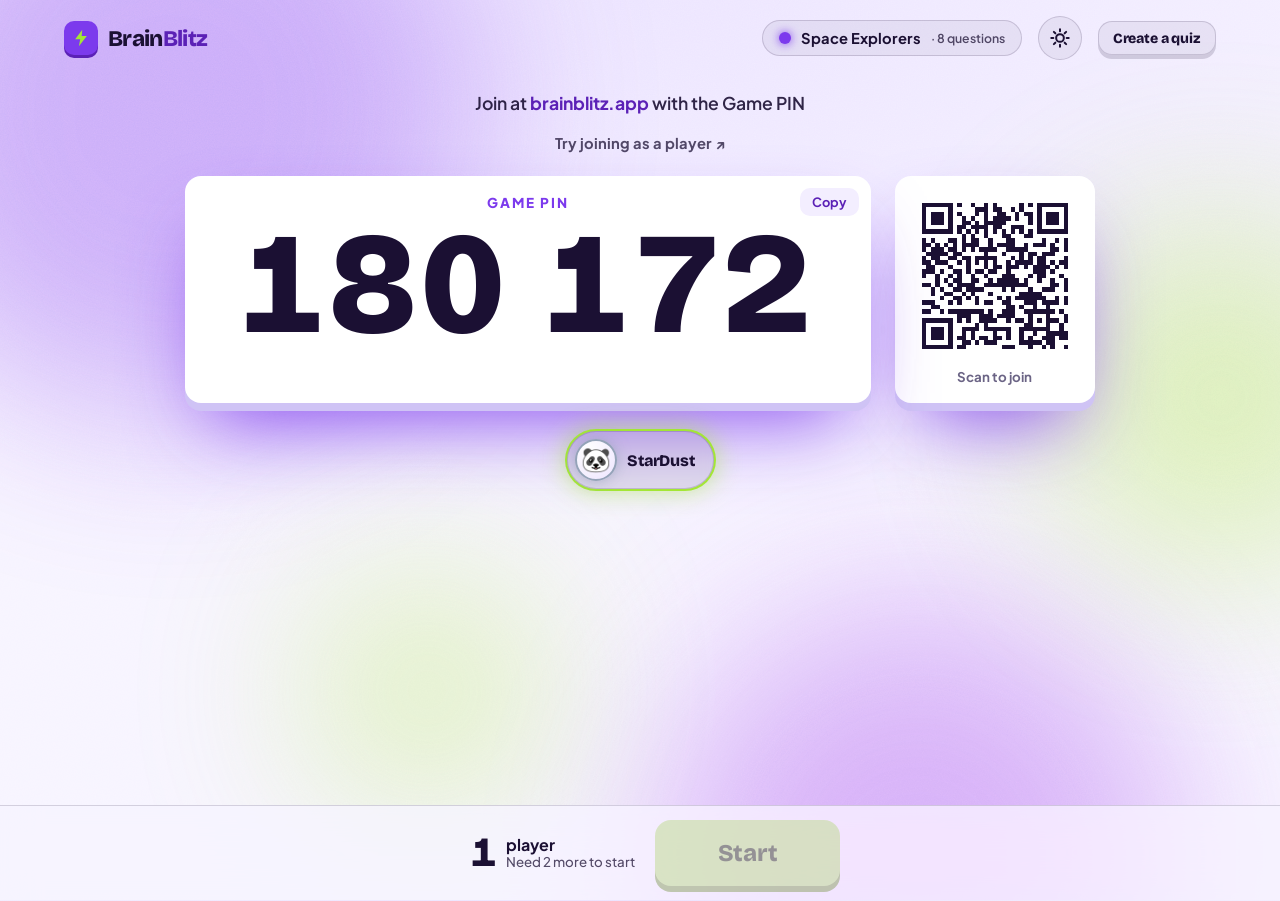
<file: lobby.html>
<!doctype html>
<html lang="en">
<head>
<meta charset="utf-8">
<meta name="viewport" content="width=device-width, initial-scale=1">
<meta name="theme-color" content="#0E0720">
<script src="theme.js"></script>
<title>Lobby – BrainBlitz</title>
<meta name="description" content="Host lobby: share the Game PIN and watch players join.">
<link rel="preconnect" href="https://fonts.googleapis.com">
<link rel="preconnect" href="https://fonts.gstatic.com" crossorigin>
<link href="https://fonts.googleapis.com/css2?family=Bricolage+Grotesque:opsz,wght@12..96,600;12..96,800&family=Plus+Jakarta+Sans:wght@400;500;600;700&display=swap" rel="stylesheet">
<link rel="stylesheet" href="brainblitz.css">
<style>
  html, body { height: 100%; }
  body {
    margin: 0; overflow-x: hidden;
    background: radial-gradient(120% 90% at 50% 0%, var(--night-2) 0%, var(--night) 70%);
  }
  .pin, .big-num { font-family: "Bricolage Grotesque", "Plus Jakarta Sans", sans-serif; }

  /* mesh background */
  .bg { position: fixed; inset: 0; z-index: -1; overflow: hidden; pointer-events: none; }
  .b1 { width: 620px; height: 620px; background: var(--violet); top: -200px; left: -140px; }
  .b2 { width: 520px; height: 520px; background: #9333EA; bottom: -220px; right: 8%; opacity: .55; animation-delay: -6s; }
  .b3 { width: 360px; height: 360px; background: var(--lime); top: 24%; right: -120px; opacity: .3; animation-delay: -3s; }
  .b4 { width: 240px; height: 240px; background: var(--lime); bottom: 10%; left: 24%; opacity: .16; animation-delay: -9s; }

  /* 3D buttons */

  /* layout */
  .screen { min-height: 100vh; min-height: 100dvh; display: flex; flex-direction: column; }
  .top { display: flex; align-items: center; gap: 16px; padding: 16px 24px; max-width: 1200px; width: 100%; margin: 0 auto; }
  .quiz-chip { margin-left: auto; display: inline-flex; align-items: center; gap: 10px; max-width: 50vw; padding: 8px 16px; border-radius: 999px; background: var(--surface); border: 1px solid var(--border); font-weight: 700; font-size: .92rem; }
  .quiz-chip i { flex: none; width: 12px; height: 12px; border-radius: 50%; background: var(--cv, var(--violet)); box-shadow: 0 0 10px var(--cv, var(--violet)); }
  .quiz-chip span { overflow: hidden; text-overflow: ellipsis; white-space: nowrap; }
  .quiz-chip small { flex: none; color: var(--t-soft); font-weight: 600; }
  .top .btn { padding: .5em 1em; font-size: .88rem; }

  .stage { flex: 1; width: 100%; max-width: 1200px; margin: 0 auto; padding: 8px 24px 24px; display: flex; flex-direction: column; align-items: center; gap: 28px; }
  .join-hint { margin: 8px 0 -12px; font-size: 1.1rem; font-weight: 600; color: var(--t-strong); text-align: center; }
  .join-hint b { color: var(--accent); }
  .try { margin: 0 0 -8px; padding: 4px 10px; border-radius: var(--r-sm); font-weight: 700; font-size: .92rem; color: var(--t-soft); transition: transform .35s var(--spring), color .2s; }
  .try:hover { color: var(--accent); transform: translateY(-2px) scale(1.05); }
  .pin-row { display: flex; align-items: stretch; justify-content: center; flex-wrap: wrap; gap: 24px; }
  .pin-card {
    position: relative; padding: 18px clamp(24px, 5vw, 56px) 24px; text-align: center; color: var(--ink); background: #fff; border-radius: var(--r-lg);
    box-shadow: 0 8px 0 #CFC3F5, 0 40px 80px -24px rgba(124,58,237,.9);
    transition: transform .5s var(--spring);
  }
  .pin-card:hover { transform: translateY(-4px) rotate(-1deg) scale(1.02); }
  .pin-label { font-size: .85rem; font-weight: 800; letter-spacing: .14em; text-transform: uppercase; color: var(--violet); }
  .pin { margin: 2px 0 0; font-size: clamp(3.6rem, 13vw, 9rem); font-weight: 800; line-height: 1; letter-spacing: .04em; font-variant-numeric: tabular-nums; }
  .copy { position: absolute; top: 12px; right: 12px; padding: 6px 12px; border: 0; border-radius: var(--r-sm); background: #F3EEFF; color: var(--violet-edge); font-weight: 700; font-size: .8rem; cursor: pointer; transition: transform .35s var(--spring), background .2s; }
  .copy:hover { transform: scale(1.1) rotate(-3deg); background: var(--field-edge); }
  .qr-card { display: flex; flex-direction: column; align-items: center; justify-content: center; gap: 10px; padding: 18px; color: var(--ink); background: #fff; border-radius: var(--r-lg); box-shadow: 0 8px 0 #CFC3F5, 0 40px 80px -24px rgba(124,58,237,.9); transition: transform .5s var(--spring); }
  .qr-card:hover { transform: translateY(-4px) rotate(1.5deg) scale(1.03); }
  .qr-card svg { width: 164px; height: 164px; display: block; }
  .qr-card small { font-weight: 700; color: var(--muted); }

  .wall-wrap { width: 100%; flex: 1; }
  .wall-empty { margin: 36px 0 0; text-align: center; color: var(--t-soft); font-weight: 600; font-size: 1.1rem; }
  .wall-empty .dots span { display: inline-block; animation: bob 1.2s infinite; }
  .wall-empty .dots span:nth-child(2) { animation-delay: .15s; } .wall-empty .dots span:nth-child(3) { animation-delay: .3s; }
  @keyframes bob { 40% { transform: translateY(-6px); } }
  .wall { margin: 0; padding: 0; list-style: none; display: flex; flex-wrap: wrap; justify-content: center; gap: 12px; }
  .pl {
    --glow: #94A3B8; display: flex; align-items: center; gap: 10px; padding: 7px 18px 7px 7px; border-radius: 999px;
    background: var(--surface-2); border: 1px solid var(--border); -webkit-backdrop-filter: blur(6px); backdrop-filter: blur(6px);
    font: 800 1rem "Bricolage Grotesque", sans-serif; letter-spacing: -.01em;
    animation: join .75s var(--spring) both; transition: transform .35s var(--spring);
  }
  .pl:hover { transform: translateY(-3px) scale(1.06) rotate(-1.5deg); }
  .pl.real { border-color: var(--accent); }
  .pl.fresh { box-shadow: 0 0 0 2px var(--lime), 0 0 24px 4px rgba(163,230,53,.45); }
  .pl .av { width: 42px; height: 42px; display: grid; place-items: center; border-radius: 50%; font-size: 1.5rem; background: radial-gradient(circle at 30% 25%, #fff, #EDE5FF); border: 2px solid var(--glow); box-shadow: 0 0 14px color-mix(in srgb, var(--glow) 70%, transparent); }
  @keyframes join { from { transform: scale(.1) translateY(40px) rotate(-14deg); opacity: 0; } to { transform: none; opacity: 1; } }

  /* bottom bar */
  .bar {
    position: sticky; bottom: 0; z-index: 10; display: flex; align-items: center; justify-content: center; gap: 20px; flex-wrap: wrap; padding: 14px 24px calc(14px + env(safe-area-inset-bottom));
    background: var(--nav-bg); -webkit-backdrop-filter: blur(18px) saturate(160%); backdrop-filter: blur(18px) saturate(160%); border-top: 1px solid var(--border);
  }
  .counter { display: flex; align-items: center; gap: 12px; }
  .counter .n { min-width: 2ch; font: 800 2.6rem/1 "Bricolage Grotesque", sans-serif; letter-spacing: -.04em; text-align: right; font-variant-numeric: tabular-nums; }
  .counter .n.bump { animation: bump .45s var(--spring); }
  @keyframes bump { 40% { transform: scale(1.4); color: var(--accent); } }
  .counter .lbl { font-weight: 700; line-height: 1.2; }
  .counter .lbl small { display: block; font-weight: 500; color: var(--t-soft); }
  .start { padding: .8em 2.6em; font-size: 1.5rem; }
  .start.ready { animation: ready 1.6s ease-in-out infinite; }
  @keyframes ready { 50% { transform: scale(1.04); } }

  /* countdown + playing screens */
  .center { flex: 1; display: grid; place-items: center; text-align: center; padding: 24px; }
  .big-num { font-size: clamp(8rem, 35vw, 22rem); font-weight: 800; line-height: 1; color: var(--accent); text-shadow: 0 10px 0 var(--lime-edge), 0 0 80px rgba(163,230,53,.5); animation: slam .8s var(--spring); }
  @keyframes slam { from { transform: scale(2.4) rotate(-8deg); opacity: 0; } to { transform: none; opacity: 1; } }
  .center p { margin: 0; font-size: 1.2rem; color: var(--t-soft); }
  .center h1 { margin: 0 0 12px; font-size: clamp(2.6rem, 8vw, 5rem); font-weight: 800; letter-spacing: -.04em; line-height: 1; }
  .center .row { display: flex; gap: 14px; justify-content: center; margin-top: 28px; flex-wrap: wrap; }

  /* question + reveal */
  .ans-ct { display: inline-flex; align-items: baseline; gap: 6px; padding: 8px 18px; border-radius: 999px; background: var(--surface); border: 1px solid var(--border); font-weight: 700; color: var(--t-strong); }
  .ans-ct b { font: 800 1.6rem/1 "Bricolage Grotesque", sans-serif; color: var(--page-text); font-variant-numeric: tabular-nums; }
  .ans-ct b.bump { animation: bump .45s var(--spring); }
  .screen[data-screen="question reveal"] .quiz-chip { margin-left: auto; }
  .qstage { flex: 1; width: 100%; max-width: 1200px; margin: 0 auto; padding: 4px 24px 24px; display: flex; flex-direction: column; gap: 20px; }
  .q-row { display: flex; align-items: center; justify-content: center; gap: 28px; padding: 8px 0; }
  .q-text { margin: 0; flex: 1; text-align: center; font-weight: 800; letter-spacing: -.035em; line-height: 1.08; font-size: clamp(1.8rem, 4.6vw, 3.6rem); text-wrap: balance; }
  .ring { position: relative; flex: none; width: clamp(96px, 14vw, 140px); aspect-ratio: 1; color: var(--accent); transition: color .3s; }
  .ring svg { width: 100%; height: 100%; transform: rotate(-90deg); overflow: visible; }
  .ring .track { fill: none; stroke: var(--border); stroke-width: 10; }
  .ring .arc { fill: none; stroke: currentColor; stroke-width: 10; stroke-linecap: round; filter: drop-shadow(0 0 8px currentColor); }
  .ring-num { position: absolute; inset: 0; display: grid; place-items: center; font: 800 clamp(2rem, 5vw, 3.2rem) "Bricolage Grotesque", sans-serif; color: var(--page-text); font-variant-numeric: tabular-nums; }
  .ring.urgent { color: var(--danger-strong); animation: throb .5s ease-in-out infinite alternate; }
  .ring.urgent .ring-num { color: var(--danger-ink); }
  .ring-num.tick { animation: tickpop .4s var(--spring); }
  @keyframes throb { to { transform: scale(1.06); } }
  @keyframes tickpop { 30% { transform: scale(1.35); } }

  .tiles { flex: 1; display: grid; grid-template-columns: 1fr 1fr; grid-auto-rows: minmax(clamp(88px, 15vh, 170px), 1fr); gap: 16px; }
  .at {
    position: relative; display: flex; align-items: center; gap: 16px; padding: 18px 22px; text-align: left; cursor: pointer; border: 0;
    transition: transform .35s var(--spring), opacity .5s, filter .5s, box-shadow .3s;
  }
  .at:hover:not(:disabled) { transform: translateY(-4px) scale(1.02); }
  .at:active:not(:disabled) { transform: translateY(var(--lip)); box-shadow: 0 2px 0 var(--edge); transition-duration: .08s; }
  .at:disabled { cursor: default; }
  .at .shape { width: clamp(44px, 6vw, 64px); aspect-ratio: 1; font-size: clamp(1.4rem, 3vw, 2rem); }
  .at .lbl { flex: 1; min-width: 0; font: 800 clamp(1.1rem, 2.6vw, 2rem)/1.15 "Bricolage Grotesque", sans-serif; letter-spacing: -.02em; word-break: break-word; }
  .at .key { flex: none; min-width: 30px; height: 30px; padding: 0 8px; display: grid; place-items: center; border-radius: var(--r-sm); background: rgba(0,0,0,.22); font: 800 .9rem "Bricolage Grotesque", sans-serif; }
  .at.yellow .key { background: rgba(59,42,0,.2); }
  .at.mine { box-shadow: 0 var(--lip-lg) 0 var(--edge), 0 0 0 4px var(--ring); }
  .tiles.locked .at:not(.mine) { opacity: .6; }
  .at .badge { position: absolute; top: -12px; right: 14px; padding: 3px 12px; border-radius: 99px; background: #fff; color: var(--ink); font: 800 .8rem "Bricolage Grotesque", sans-serif; box-shadow: 0 3px 0 rgba(0,0,0,.25); animation: join .6s var(--spring) both; }
  body[data-state="reveal"] .at.dim { opacity: .2; filter: grayscale(.8); transform: scale(.96); }
  body[data-state="reveal"] .at.right { transform: scale(1.03); box-shadow: 0 var(--lip-lg) 0 var(--edge), 0 0 0 5px var(--ring), 0 0 48px 12px rgba(255,255,255,.4); animation: win .6s var(--spring); }
  body[data-state="reveal"] .at.right .badge { background: var(--lime); color: var(--lime-ink); }
  @keyframes win { 0% { transform: scale(.94); } 100% { transform: scale(1.03); } }

  body[data-state="reveal"] .tiles { flex: none; grid-auto-rows: minmax(60px, 9vh); }
  body[data-state="reveal"] .at { padding-block: 10px; }
  body[data-state="reveal"] .q-row { padding: 0; }
  .chart { display: flex; justify-content: center; align-items: flex-end; gap: clamp(14px, 5vw, 56px); padding: 16px 20px 10px; border-radius: var(--radius); background: var(--surface); border: 1px solid var(--border); animation: rise .5s var(--spring); }
  @keyframes rise { from { opacity: 0; transform: translateY(16px); } }
  .col { flex: 0 1 120px; min-width: 0; display: flex; flex-direction: column; align-items: center; gap: 6px; transition: opacity .4s; }
  .col.wrong { opacity: .45; }
  .col .cnt { font: 800 1.5rem/1 "Bricolage Grotesque", sans-serif; }
  .col .bar { width: 100%; height: 96px; display: flex; align-items: flex-end; }
  .col .bar i { display: block; width: 100%; height: 0; min-height: 6px; border-radius: 12px 12px 4px 4px; background: var(--c); box-shadow: 0 0 22px -4px var(--c); transition: height 1s var(--spring); }
  .col .shp { font-size: 1.3rem; color: var(--c); }
  .q-foot { display: grid; gap: 14px; justify-items: center; }
  .verdict { margin: 0; min-height: 1.5em; text-align: center; font: 800 1.35rem "Bricolage Grotesque", sans-serif; }
  .verdict small { display: block; margin-top: 4px; font: 600 .95rem "Plus Jakarta Sans", sans-serif; color: var(--t-soft); }
  .verdict.ok { color: var(--accent); } .verdict.bad { color: var(--danger-ink); }
  .q-foot .row { display: flex; gap: 14px; flex-wrap: wrap; justify-content: center; }
  @media (max-width: 700px) {
    .q-row { flex-direction: column; gap: 14px; } .ring { order: -1; }
    .qstage { padding: 4px 16px 20px; }
    .screen[data-screen="question reveal"] .top { flex-wrap: wrap; }
    .screen[data-screen="question reveal"] .quiz-chip { margin-left: 0; }
    .screen[data-screen="question reveal"] .ans-ct { margin-left: auto; }
  }
  .ans-ct .w { display: inline; }

  /* ---------- phone = the player's pad ----------
     Like Kahoot: the question and the answer text live on the host's screen. A phone only gets the four
     shapes, filling the screen in a 2×2 grid. The text stays in the DOM, visually hidden, for screen readers. */
  @media (max-width: 640px), (pointer: coarse) and (max-height: 500px) {
    .screen[data-screen="question reveal"] { height: 100vh; height: 100dvh; min-height: 0; overflow: hidden; }
    .screen[data-screen="question reveal"] .top { padding: 10px 12px 6px; gap: 10px; flex-wrap: nowrap; }
    .screen[data-screen="question reveal"] .logo { font-size: 0; gap: 0; }
    .screen[data-screen="question reveal"] .quiz-chip { margin: 0 auto 0 0; padding: 6px 12px; font-size: .85rem; }
    .screen[data-screen="question reveal"] .ans-ct { margin: 0; padding: 4px 12px; font-size: .85rem; }
    .screen[data-screen="question reveal"] .ans-ct b { font-size: 1.2rem; }
    .ans-ct .w { display: none; }
    .screen[data-screen="question reveal"] .qstage { flex: 1; min-height: 0; padding: 0 10px calc(10px + env(safe-area-inset-bottom)); gap: 8px; }
    .prog i { height: 6px; }
    .q-row { padding: 0; gap: 0; }
    .q-text, .at .lbl, .chart { position: absolute !important; width: 1px; height: 1px; margin: -1px; overflow: hidden; clip: rect(0 0 0 0); white-space: nowrap; }
    .ring { width: 64px; order: 0; }
    .ring-num { font-size: 1.5rem; }
    .verdict { min-height: 0; font-size: 1.05rem; }
    .verdict small { font-size: .8rem; margin-top: 0; }
    .q-foot { gap: 0; }
    #after { display: none !important; }
    .host-ctl { display: none !important; }

    .tiles, body[data-state="reveal"] .tiles { flex: 1; min-height: 0; gap: 10px; grid-template-columns: 1fr 1fr; grid-template-rows: 1fr 1fr; grid-auto-rows: 0; }
    .tiles[data-n="2"] { grid-template-columns: 1fr; }
    .tiles[data-n="3"] .at:nth-child(3) { grid-column: 1 / -1; }
    .at, body[data-state="reveal"] .at { flex-direction: column; justify-content: center; padding: 0; min-height: 0; touch-action: manipulation; -webkit-tap-highlight-color: transparent; }
    .at .shape { width: auto; aspect-ratio: auto; background: none !important; font-size: min(34vw, 24vh, 9rem); line-height: 1; color: inherit; filter: drop-shadow(0 6px 0 rgba(0,0,0,.18)); }
    .at.yellow .shape { color: var(--ans-yellow-ink); }
    .at .key { display: none; }
    .at:hover:not(:disabled) { transform: none; }
    .at:active:not(:disabled) { transform: translateY(var(--lip-lg)) scale(.98); box-shadow: 0 0 0 var(--edge); }
    .at .badge { top: 10px; left: 0; right: 0; width: max-content; margin-inline: auto; font-size: .85rem; white-space: nowrap; }
    .tiles.locked .at:not(.mine) { opacity: .35; }
    .at.mine { box-shadow: 0 var(--lip-lg) 0 var(--edge), inset 0 0 0 5px var(--ring); }
    body[data-state="reveal"] .at.right { transform: none; animation: none; box-shadow: 0 var(--lip-lg) 0 var(--edge), inset 0 0 0 6px var(--ring); }
    body[data-state="reveal"] .at.dim { transform: none; }
  }
  @media (max-width: 640px) and (max-height: 520px) { .tiles[data-n="2"] { grid-template-columns: 1fr 1fr; } }
  @media (max-width: 520px) { .col .bar { height: 72px; } }

  /* feedback + leaderboard */
  .screen.fb { display: grid; place-items: center; text-align: center; padding: 24px; cursor: pointer; background: linear-gradient(160deg, var(--violet), #2E1065); }
  .screen.fb.ok { background: radial-gradient(70% 55% at 50% 25%, rgba(74,222,128,.35), transparent), linear-gradient(160deg, #15803D, #052E16); }
  .screen.fb.bad { background: radial-gradient(70% 55% at 50% 25%, rgba(248,113,113,.28), transparent), linear-gradient(160deg, #B91C1C, #450A0A); }
  .fb-in { max-width: 980px; animation: fbin .6s var(--spring); }
  @keyframes fbin { from { transform: scale(.8); opacity: 0; } }
  .fb h1 { margin: 0; font-weight: 800; font-size: clamp(2.8rem, 9.5vw, 7rem); line-height: 1; letter-spacing: -.045em; text-wrap: balance; }
  .fb .pts { display: inline-block; margin-left: .15em; color: var(--accent); text-shadow: 0 6px 0 rgba(0,0,0,.25); animation: slam .7s .15s var(--spring) both; }
  .fb-sub { margin: 22px 0 0; font-size: clamp(1.1rem, 2.6vw, 1.7rem); font-weight: 600; color: var(--t-strong); }
  .flame { display: inline-flex; align-items: center; gap: 12px; margin-top: 28px; padding: 10px 24px 10px 16px; border-radius: 999px; background: rgba(0,0,0,.28); font: 800 clamp(1.1rem, 2.6vw, 1.6rem) "Bricolage Grotesque", sans-serif; animation: rise .6s .35s var(--spring) both; }
  .fire { display: inline-block; font-size: 2.2rem; transform-origin: 50% 90%; animation: flicker 1s ease-in-out infinite alternate; filter: drop-shadow(0 0 14px #F59E0B); }
  @keyframes flicker { from { transform: scale(1) rotate(-6deg); } to { transform: scale(1.22) rotate(6deg); } }
  .skip { display: block; margin-top: 34px; color: var(--t-soft); font-weight: 600; }

  .lb-wrap { flex: 1; width: 100%; max-width: 760px; margin: 0 auto; padding: 4px 24px 32px; display: flex; flex-direction: column; align-items: center; gap: 22px; text-align: center; }
  .lb-wrap h1 { margin: 0; font-size: clamp(2.4rem, 7vw, 4.2rem); font-weight: 800; letter-spacing: -.04em; line-height: 1; }
  .lb-sub { margin: 8px 0 0; color: var(--t-soft); font-weight: 600; }
  .lb { position: relative; width: 100%; margin: 0; padding: 0; list-style: none; }
  .lb-row {
    position: absolute; left: 0; right: 0; top: 0; height: 62px; display: grid; grid-template-columns: 40px 46px minmax(0, 1fr) auto auto auto auto; align-items: center; gap: 10px;
    padding: 0 18px 0 12px; text-align: left; border-radius: var(--r-lg); background: var(--surface-2); border: 1px solid var(--border);
    -webkit-backdrop-filter: blur(6px); backdrop-filter: blur(6px);
    transition: transform .95s cubic-bezier(.34, 1.35, .64, 1), opacity .5s, background .3s;
  }
  .lb-row.me { background: rgba(163,230,53,.2); border-color: var(--accent); }
  .lb-row .rk { font: 800 1.5rem "Bricolage Grotesque", sans-serif; text-align: center; }
  .lb-row .av { --glow: #94A3B8; width: 42px; height: 42px; display: grid; place-items: center; border-radius: 50%; font-size: 1.4rem; background: radial-gradient(circle at 30% 25%, #fff, #EDE5FF); border: 2px solid var(--glow); box-shadow: 0 0 12px color-mix(in srgb, var(--glow) 70%, transparent); }
  .lb-row .nm { font: 800 1.15rem "Bricolage Grotesque", sans-serif; overflow: hidden; text-overflow: ellipsis; white-space: nowrap; }
  .lb-row .mv { font-size: .8rem; font-weight: 800; opacity: 0; transition: opacity .4s .9s; }
  .lb-row .mv.shown { opacity: 1; } .mv.up { color: #86EFAC; } .mv.down { color: var(--danger-ink); }
  .lb-row .fl { font-weight: 800; font-size: .95rem; }
  .lb-row .dl { color: var(--accent); font-weight: 800; font-size: .95rem; opacity: 0; transition: opacity .4s .5s; }
  .lb-row .dl.shown { opacity: 1; }
  .lb-row .sc { min-width: 4.4ch; text-align: right; font: 800 1.5rem "Bricolage Grotesque", sans-serif; font-variant-numeric: tabular-nums; }
  .lb-you { margin: 0; font-weight: 700; color: var(--t-strong); }
  .lb-wrap .row { display: flex; gap: 14px; flex-wrap: wrap; justify-content: center; }
  @media (max-width: 520px) { .lb-row { gap: 6px; padding: 0 12px 0 8px; grid-template-columns: 30px 40px minmax(0, 1fr) auto auto auto auto; } .lb-row .dl { display: none; } }

  /* progress, host controls, final results */
  .prog { display: flex; gap: 6px; width: 100%; max-width: 760px; margin: 0 auto; }
  .prog i { flex: 1; height: 8px; min-width: 4px; border-radius: 99px; background: var(--surface-2); transition: background .4s; }
  .prog i.done { background: var(--lime); }
  .prog i.now { background: var(--violet-soft); animation: glowbar 1.4s ease-in-out infinite; }
  @keyframes glowbar { 50% { opacity: .45; } }
  .qstage, .lb-wrap, .fin-wrap { padding-bottom: 96px; }
  .host-ctl { position: fixed; right: 16px; bottom: 16px; z-index: 60; display: none; align-items: center; gap: 8px; padding: 8px 10px; border-radius: var(--r-lg); background: rgba(14,7,32,.74); -webkit-backdrop-filter: blur(14px); backdrop-filter: blur(14px); border: 1px solid var(--border); box-shadow: 0 14px 30px -10px rgba(0,0,0,.6); }
  body[data-state="question"] .host-ctl, body[data-state="reveal"] .host-ctl, body[data-state="feedback"] .host-ctl, body[data-state="leaderboard"] .host-ctl { display: flex; }
  body[data-state="leaderboard"] #pause { display: none; }
  .hc-label { padding: 0 6px; font-size: .7rem; font-weight: 800; letter-spacing: .1em; text-transform: uppercase; color: var(--t-faint); }
  .host-ctl .btn { padding: .5em 1em; font-size: .9rem; }
  .veil { position: fixed; inset: 0; z-index: 55; display: grid; place-items: center; padding: 24px; text-align: center; background: rgba(8,3,15,.8); -webkit-backdrop-filter: blur(10px); backdrop-filter: blur(10px); }
  .veil h2 { margin: 0 0 8px; font: 800 clamp(2.6rem, 9vw, 5.5rem) "Bricolage Grotesque", sans-serif; letter-spacing: -.04em; animation: fbin .5s var(--spring); }
  .veil p { margin: 0 0 24px; color: var(--t-soft); font-size: 1.1rem; }

  /* final results: animated podium */
  .screen.final { position: relative; overflow: hidden; }
  body[data-state="final"] .b1 { opacity: .9; } body[data-state="final"] .b3 { opacity: .5; }
  .skip-btn { margin-left: auto; padding: .5em 1em; font-size: .88rem; }
  .fin-wrap { flex: 1; width: 100%; max-width: 980px; margin: 0 auto; padding: 0 24px 40px; display: flex; flex-direction: column; align-items: center; gap: 8px; text-align: center; }
  .fin-wrap > h1, .fin-wrap > .fin-sub, .fin-wrap > .tabs, .fin-wrap > .row { position: relative; z-index: 3; }
  .panel-podium { position: relative; z-index: 1; width: 100%; flex: 1; display: flex; flex-direction: column; align-items: center; gap: 8px; }
  body.on-report .confetti { display: none; }
  .fin-wrap h1 { margin: 0; font-size: clamp(2.4rem, 7vw, 4.6rem); font-weight: 800; letter-spacing: -.045em; line-height: 1; }
  .fin-sub { margin: 0; color: var(--t-soft); font-weight: 600; }
  .fin-cap { min-height: 2.6em; margin: 10px 0 0; display: inline-flex; align-items: center; gap: 12px; font: 800 clamp(1.3rem, 3.4vw, 2.1rem) "Bricolage Grotesque", sans-serif; letter-spacing: -.02em; color: var(--accent); }
  .fin-cap .drum { display: inline-block; font-size: 1.5em; opacity: 0; transition: opacity .3s; }
  .fin-cap.drumming .drum { opacity: 1; animation: drum .16s linear infinite alternate; }
  @keyframes drum { from { transform: rotate(-14deg) translateY(0); } to { transform: rotate(10deg) translateY(-4px); } }
  .reserve { visibility: hidden; opacity: 0; transform: translateY(14px); transition: opacity .6s, transform .7s var(--spring), visibility 0s .6s; }
  .reserve.in { visibility: visible; opacity: 1; transform: none; transition-delay: 0s; }
  .fin-wrap .row { display: flex; gap: 12px; flex-wrap: wrap; justify-content: center; }

  .podium-wrap { --base: clamp(120px, 24vh, 230px); position: relative; width: 100%; flex: 1; margin-top: 16px; display: flex; flex-direction: column; justify-content: flex-end; min-height: calc(var(--base) + 190px); }
  .podium { position: relative; z-index: 1; display: flex; align-items: flex-end; justify-content: center; gap: clamp(8px, 2vw, 18px); width: 100%; clip-path: inset(-500px -140px 0 -140px); } /* clips only below the floor */
  .pod { width: clamp(96px, 27vw, 210px); min-width: 0; display: flex; flex-direction: column; align-items: center; }
  .stack { width: 100%; display: flex; flex-direction: column; align-items: center; transform: translateY(118%); transition: transform 1.15s cubic-bezier(.3, 1.55, .5, 1); }
  .pod.show .stack { transform: none; }
  .who { position: relative; display: flex; flex-direction: column; align-items: center; gap: 4px; max-width: 100%; padding-bottom: 12px; }
  .who > * { opacity: 0; transform: scale(.4) translateY(16px); transition: opacity .4s .6s, transform .8s .6s var(--spring); }
  .pod.show .who > * { opacity: 1; transform: none; }
  .podium.instant .stack, .podium.instant .who > * { transition: none !important; }
  .pod .av { width: clamp(52px, 9vw, 68px); aspect-ratio: 1; display: grid; place-items: center; border-radius: 50%; font-size: clamp(1.7rem, 4vw, 2.3rem); background: radial-gradient(circle at 30% 25%, #fff, #EDE5FF); border: 3px solid var(--glow, #94A3B8); box-shadow: 0 0 20px color-mix(in srgb, var(--glow, #94A3B8) 75%, transparent); }
  .pod.p1 .av { width: clamp(68px, 12vw, 92px); font-size: clamp(2.2rem, 5.5vw, 3.2rem); box-shadow: 0 0 36px 6px color-mix(in srgb, var(--glow, #F59E0B) 80%, transparent); }
  .pod.me .av { outline: 3px solid var(--lime); outline-offset: 3px; }
  .pod .crown { position: absolute; top: calc(-1 * clamp(26px, 4.5vw, 40px)); font-size: clamp(1.8rem, 4.5vw, 2.8rem); line-height: 1; filter: drop-shadow(0 4px 10px rgba(251,191,36,.7)); }
  .pod .crown ~ .av { margin-top: clamp(8px, 2vw, 14px); }
  .pod .nm { max-width: 100%; overflow: hidden; text-overflow: ellipsis; white-space: nowrap; font: 800 clamp(1rem, 2.4vw, 1.45rem) "Bricolage Grotesque", sans-serif; letter-spacing: -.02em; }
  .pod.p1 .nm { font-size: clamp(1.2rem, 3vw, 1.9rem); }
  .pod .bdg { display: inline-flex; gap: 4px; font-size: clamp(1.1rem, 2.6vw, 1.5rem); line-height: 1; }
  .fin-badges { margin: 4px 0 0; text-align: center; font-weight: 700; color: var(--t-soft); line-height: 1.7; }
  .fin-badges span { display: inline-block; margin: 0 10px; white-space: nowrap; }
  .pod .sc { padding: 3px 12px; border-radius: 99px; background: var(--surface-2); font: 700 clamp(.85rem, 1.8vw, 1.05rem) "Plus Jakarta Sans", sans-serif; font-variant-numeric: tabular-nums; }
  .pod.p1 .sc { background: var(--lime); color: var(--lime-ink); }
  .block { width: 100%; display: grid; place-items: start center; padding-top: 12px; border-radius: 18px 18px 0 0; color: #1B1033; font: 800 clamp(2rem, 5vw, 3.2rem) "Bricolage Grotesque", sans-serif; box-shadow: inset 0 3px 0 rgba(255,255,255,.55); }
  .pod.p1 .block { height: var(--base); background: linear-gradient(180deg, #FDE68A, #F59E0B 55%, #B45309); }
  .pod.p2 .block { height: calc(var(--base) * .74); background: linear-gradient(180deg, #F1F5F9, #94A3B8 60%, #64748B); }
  .pod.p3 .block { height: calc(var(--base) * .54); background: linear-gradient(180deg, #FED7AA, #FB923C 55%, #9A3412); }
  .floor { position: relative; z-index: 1; width: 100%; height: 3px; background: linear-gradient(90deg, transparent, var(--t-faint), transparent); box-shadow: 0 0 30px 6px rgba(167,139,250,.5); }

  .spot { position: absolute; z-index: 0; left: 50%; top: -70vh; bottom: 0; width: min(96vw, 720px); transform: translateX(-50%); pointer-events: none; opacity: 0; transition: opacity 1.4s; }
  .spot.on { opacity: 1; }
  .spot::before { content: ""; position: absolute; inset: 0; animation: flick 2.6s ease-in-out infinite alternate;
    background: conic-gradient(from 180deg at 50% 0%, transparent 153deg, rgba(255,243,196,.1) 160deg, rgba(255,243,196,.34) 180deg, rgba(255,243,196,.1) 200deg, transparent 207deg);
    -webkit-mask-image: linear-gradient(transparent, #000 35%, #000 70%, transparent); mask-image: linear-gradient(transparent, #000 35%, #000 70%, transparent); }
  .spot::after { content: ""; position: absolute; left: 50%; bottom: 8%; width: 110%; aspect-ratio: 1.3; transform: translateX(-50%); filter: blur(12px);
    background: radial-gradient(closest-side, rgba(251,191,36,.55), rgba(251,191,36,.16) 55%, transparent); }
  @keyframes flick { from { opacity: .8; } to { opacity: 1; } }
  .confetti { position: fixed; inset: 0; width: 100%; height: 100%; z-index: 70; pointer-events: none; }
  @media (max-width: 520px) { .fin-wrap { padding: 0 12px 32px; } .pod .sc { padding: 2px 8px; } }

  /* report tab */
  .tabs { display: inline-flex; gap: 6px; padding: 5px; margin-top: 4px; border-radius: var(--r-lg); background: var(--surface); border: 1px solid var(--border); }
  .tab { padding: .55em 1.3em; border: 0; border-radius: var(--r-md); background: transparent; color: var(--t-soft); font: 800 1rem "Bricolage Grotesque", sans-serif; cursor: pointer; transition: transform .35s var(--spring), background .2s, color .2s; }
  .tab:hover { transform: translateY(-2px) scale(1.05); color: var(--page-text); }
  .tab[aria-selected="true"] { background: var(--violet); color: #fff; box-shadow: 0 3px 0 var(--violet-edge); }
  .panel-report { width: 100%; max-width: 860px; display: grid; gap: 18px; text-align: left; animation: rise .5s var(--spring); }
  .rp-head { display: flex; align-items: center; justify-content: space-between; gap: 12px; flex-wrap: wrap; }
  .rp-head h2 { margin: 0; font: 800 1.7rem "Bricolage Grotesque", sans-serif; letter-spacing: -.03em; }
  .rp-head .btn { padding: .6em 1.1em; }
  .stats { display: grid; grid-template-columns: repeat(3, 1fr); gap: 14px; }
  .stat { padding: 18px 20px; border-radius: var(--radius); background: var(--surface); border: 1px solid var(--border); transition: transform .4s var(--spring); }
  .stat:hover { transform: translateY(-4px) scale(1.02); }
  .stat b { display: block; font: 800 clamp(1.9rem, 5vw, 2.8rem)/1 "Bricolage Grotesque", sans-serif; letter-spacing: -.04em; font-variant-numeric: tabular-nums; }
  .stat span { display: block; margin-top: 6px; font-weight: 600; font-size: .9rem; color: var(--t-soft); }
  .rp-note { margin: 0; padding: 12px 16px; border-radius: var(--r-md); background: rgba(239,68,68,.14); border: 1px solid rgba(248,113,113,.45); color: #FECACA; font-weight: 600; }
  .rp-note b { color: var(--page-text); }
  .rp-h { margin: 6px 0 0; font: 800 1.2rem "Bricolage Grotesque", sans-serif; letter-spacing: -.02em; }
  .rq-list, .help-list { margin: 0; padding: 0; list-style: none; display: grid; gap: 12px; }
  .rq { position: relative; padding: 16px 18px; border-radius: var(--radius); background: var(--surface); border: 1px solid var(--border); transition: transform .4s var(--spring), border-color .3s; }
  .rq:hover { transform: translateY(-3px) scale(1.01); }
  .rq.hardest { border-color: var(--danger-soft); background: rgba(239,68,68,.12); box-shadow: 0 0 0 1px var(--danger-soft), 0 16px 40px -16px rgba(239,68,68,.7); }
  .rq-top { display: flex; align-items: flex-start; gap: 12px; }
  .rq-n { flex: none; min-width: 42px; padding: 4px 0; text-align: center; border-radius: var(--r-sm); background: var(--surface-2); font: 800 .95rem "Bricolage Grotesque", sans-serif; }
  .rq-text { flex: 1; min-width: 0; font-weight: 700; line-height: 1.35; word-break: break-word; }
  .badge-hard { flex: none; padding: 3px 10px; border-radius: 99px; background: var(--danger-strong); color: #fff; font: 800 .78rem "Bricolage Grotesque", sans-serif; }
  .acc { display: flex; align-items: center; gap: 12px; margin: 14px 0 8px; }
  .acc-track { flex: 1; height: 16px; border-radius: 99px; background: var(--surface-2); overflow: hidden; }
  .acc-fill { height: 100%; width: 0; border-radius: 99px; transition: width 1.1s var(--spring); }
  .acc-fill.g { background: linear-gradient(90deg, #16A34A, #4ADE80); }
  .acc-fill.y { background: linear-gradient(90deg, #CA8A04, #FACC15); }
  .acc-fill.r { background: linear-gradient(90deg, #B91C1C, var(--danger-soft)); }
  .acc-fill.poll { background: linear-gradient(90deg, var(--violet), var(--violet-soft)); }
  .acc-pct { flex: none; min-width: 3.4ch; text-align: right; font: 800 1.25rem "Bricolage Grotesque", sans-serif; font-variant-numeric: tabular-nums; }
  .acc-tag { flex: none; padding: 2px 9px; border-radius: 99px; font: 800 .72rem "Bricolage Grotesque", sans-serif; }
  .acc-tag.g { background: #14532D; color: #86EFAC; } .acc-tag.y { background: #713F12; color: #FDE68A; } .acc-tag.r { background: #7F1D1D; color: #FECACA; } .acc-tag.poll { background: #3B1B7A; color: #DDD6FE; }
  .rq-meta { font-size: .88rem; font-weight: 500; color: var(--t-soft); }
  .help-list li { display: flex; align-items: center; gap: 12px; padding: 10px 14px; border-radius: var(--r-md); background: var(--surface); border: 1px solid var(--border); }
  .help-list .av { width: 40px; height: 40px; display: grid; place-items: center; border-radius: 50%; font-size: 1.3rem; background: radial-gradient(circle at 30% 25%, #fff, #EDE5FF); border: 2px solid var(--glow, #94A3B8); }
  .help-list .nm { flex: 1; font: 800 1.05rem "Bricolage Grotesque", sans-serif; }
  .help-list .sm { color: var(--t-soft); font-weight: 600; font-size: .9rem; }
  .help-list .pc { font: 800 1.1rem "Bricolage Grotesque", sans-serif; color: var(--danger-ink); }
  .rp-empty { margin: 0; padding: 16px; border-radius: var(--r-md); background: rgba(34,197,94,.12); border: 1px solid rgba(74,222,128,.4); color: #BBF7D0; font-weight: 600; }
  @media (max-width: 560px) { .stats { grid-template-columns: 1fr; } }


  @media (max-width: 640px) {
    .top { padding: 12px 16px; flex-wrap: wrap; }
    .quiz-chip { max-width: 100%; margin-left: 0; order: 3; }
    .top .btn { margin-left: auto; }
    .try { padding: 12px 14px; margin-bottom: -16px; }
    .copy { padding: 12px 16px; top: 6px; right: 6px; }
    .stage { padding: 8px 16px 16px; }
    .qr-card svg { width: 112px; height: 112px; }
    .start { width: 100%; }
    .counter { width: 100%; justify-content: center; }
  }
  @media (prefers-reduced-motion: reduce) { *, *::before, *::after { animation: none !important; transition-duration: .01ms !important; } }
</style>
</head>
<body data-state="lobby">

<div class="bg" aria-hidden="true">
  <div class="blob b1"></div><div class="blob b2"></div><div class="blob b3"></div><div class="blob b4"></div>
  <div class="grain"></div>
</div>

<!-- Screen: lobby -->
<div class="screen" data-screen="lobby">
  <header class="top">
    <a href="index.html" class="logo" aria-label="BrainBlitz home">
      <span class="logo-mark" aria-hidden="true"><svg viewBox="0 0 24 24" fill="#A3E635"><path d="M13.5 2 5 13.5h6L9.5 22 19 9.5h-6.2z"/></svg></span><span>Brain<b>Blitz</b></span>
    </a>
    <div class="quiz-chip"><i id="chip-dot"></i><span id="chip-title">Space Explorers</span><small id="chip-count"></small></div>
    <button class="theme-toggle" type="button" data-theme-toggle aria-label="Switch theme"><svg class="i-moon" viewBox="0 0 24 24" fill="currentColor" aria-hidden="true"><path d="M21 12.8A9 9 0 1 1 11.2 3a7 7 0 0 0 9.8 9.8z"/></svg><svg class="i-sun" viewBox="0 0 24 24" fill="none" stroke="currentColor" stroke-width="2.2" stroke-linecap="round" aria-hidden="true"><circle cx="12" cy="12" r="4.2"/><path d="M12 2.5v2.2M12 19.3v2.2M2.5 12h2.2M19.3 12h2.2M5.3 5.3l1.6 1.6M17.1 17.1l1.6 1.6M5.3 18.7l1.6-1.6M17.1 6.9l1.6-1.6"/></svg></button>
    <a href="create.html" class="btn btn-ghost" id="edit-link">Create a quiz</a>
  </header>

  <main class="stage">
    <p class="join-hint">Join at <b>brainblitz.app</b> with the Game PIN</p>
    <a class="try" id="try-join" href="index.html#join" target="_blank" rel="noopener" aria-label="Try joining as a player (opens in a new tab)">Try joining as a player ↗</a>
    <div class="pin-row">
      <div class="pin-card">
        <button class="copy" id="copy" type="button" aria-label="Copy Game PIN">Copy</button>
        <div class="pin-label">Game PIN</div>
        <div class="pin" id="pin" aria-label="Game PIN">000 000</div>
      </div>
      <div class="qr-card" role="img" aria-label="QR code to join">
        <svg id="qr" viewBox="0 0 29 29" shape-rendering="crispEdges" aria-hidden="true"></svg>
        <small>Scan to join</small>
        <small id="qr-note" hidden style="max-width:150px;text-align:center;color:var(--danger)">Phones can't reach "localhost". Open this page by your computer's network address.</small>
      </div>
    </div>

    <div class="wall-wrap">
      <p class="wall-empty" id="empty">Waiting for players<span class="dots" aria-hidden="true"><span>.</span><span>.</span><span>.</span></span></p>
      <ul class="wall" id="wall" aria-label="Players in the lobby"></ul>
    </div>
  </main>

  <div class="bar">
    <div class="counter">
      <span class="n" id="count">0</span>
      <span class="lbl"><span id="count-lbl">players</span><small id="count-hint">Need 3 to start</small></span>
    </div>
    <button class="btn btn-lime btn-lg start" id="start" type="button" disabled>Start</button>
  </div>
</div>

<!-- Screen: countdown -->
<div class="screen" data-screen="countdown" hidden>
  <div class="center"><div><p>Get ready…</p><div class="big-num" id="cd" aria-live="assertive">3</div></div></div>
</div>

<!-- Screens: question + reveal (one element, driven by gameState) -->
<div class="screen" data-screen="question reveal" hidden>
  <header class="top">
    <a href="index.html" class="logo" aria-label="BrainBlitz home">
      <span class="logo-mark" aria-hidden="true"><svg viewBox="0 0 24 24" fill="#A3E635"><path d="M13.5 2 5 13.5h6L9.5 22 19 9.5h-6.2z"/></svg></span><span>Brain<b>Blitz</b></span>
    </a>
    <div class="quiz-chip"><span id="q-label">Question 1</span></div>
    <div class="ans-ct" aria-label="Players who have answered"><b id="ans-n">0</b><span>/ <span id="ans-total">0</span><span class="w"> answered</span></span></div>
  </header>
  <main class="qstage">
    <div class="prog" id="prog" role="progressbar" aria-valuemin="1" aria-label="Quiz progress"></div>
    <div class="q-row">
      <h1 class="q-text" id="q-text"></h1>
      <div class="ring" id="ring" role="timer" aria-label="Time remaining">
        <svg viewBox="0 0 120 120" aria-hidden="true"><circle class="track" cx="60" cy="60" r="52"/><circle class="arc" id="arc" cx="60" cy="60" r="52"/></svg>
        <span class="ring-num" id="ring-num">10</span>
      </div>
    </div>
    <div class="chart" id="chart" hidden></div>
    <div class="tiles" id="tiles" role="group" aria-label="Answers. Press 1 to 4 to choose."></div>
    <div class="q-foot">
      <p class="verdict" id="verdict" aria-live="polite"></p>
      <div class="row" id="after" hidden>
        <button class="btn btn-ghost" id="back" type="button">← Back to lobby</button>
        <button class="btn btn-lime" id="cont" type="button">Continue →</button>
      </div>
    </div>
  </main>
</div>

<!-- Screen: feedback (full-screen flash after each question) -->
<div class="screen fb" id="fb" data-screen="feedback" hidden>
  <div class="fb-in">
    <h1 id="fb-title"></h1>
    <p class="fb-sub" id="fb-sub"></p>
    <div class="flame" id="fb-flame" hidden><span class="fire" aria-hidden="true">🔥</span><span id="fb-flame-text"></span></div>
    <small class="skip">Tap anywhere to continue</small>
  </div>
</div>

<!-- Screen: leaderboard -->
<div class="screen" data-screen="leaderboard" hidden>
  <header class="top">
    <a href="index.html" class="logo" aria-label="BrainBlitz home">
      <span class="logo-mark" aria-hidden="true"><svg viewBox="0 0 24 24" fill="#A3E635"><path d="M13.5 2 5 13.5h6L9.5 22 19 9.5h-6.2z"/></svg></span><span>Brain<b>Blitz</b></span>
    </a>
  </header>
  <main class="lb-wrap">
    <div class="prog" id="prog-lb" role="progressbar" aria-valuemin="1" aria-label="Quiz progress"></div>
    <div><h1 id="lb-title">Leaderboard</h1><p class="lb-sub" id="lb-sub"></p></div>
    <ol class="lb" id="lb" aria-label="Top 5 players"></ol>
    <p class="lb-you" id="lb-you"></p>
    <div class="row">
      <button class="btn btn-lime btn-lg" id="lb-next" type="button">Next question →</button>
    </div>
  </main>
</div>

<!-- Screen: final results (animated podium) -->
<div class="screen final" data-screen="final" hidden>
  <header class="top">
    <a href="index.html" class="logo" aria-label="BrainBlitz home">
      <span class="logo-mark" aria-hidden="true"><svg viewBox="0 0 24 24" fill="#A3E635"><path d="M13.5 2 5 13.5h6L9.5 22 19 9.5h-6.2z"/></svg></span><span>Brain<b>Blitz</b></span>
    </a>
    <button class="btn btn-ghost skip-btn" id="fin-skip" type="button">Skip ⏭</button>
  </header>
  <main class="fin-wrap">
    <h1>Final results</h1>
    <p class="fin-sub" id="fin-sub"></p>
    <div class="tabs reserve" id="fin-tabs" role="tablist" aria-label="Results view">
      <button class="tab" id="tab-podium" type="button" role="tab" aria-selected="true" aria-controls="panel-podium">🏆 Podium</button>
      <button class="tab" id="tab-report" type="button" role="tab" aria-selected="false" aria-controls="panel-report" tabindex="-1">📊 Report</button>
    </div>

    <div class="panel-podium" id="panel-podium" role="tabpanel" aria-labelledby="tab-podium">
      <p class="fin-cap" id="fin-cap" aria-live="polite"><span class="drum" aria-hidden="true">🥁</span><span id="fin-cap-text"></span></p>
      <div class="podium-wrap">
        <div class="spot" id="spot" aria-hidden="true"></div>
        <div class="podium" id="podium"></div>
        <div class="floor" aria-hidden="true"></div>
      </div>
      <p class="lb-you reserve" id="fin-you"></p>
      <p class="fin-badges reserve" id="fin-badges"></p>
    </div>

    <div class="panel-report" id="panel-report" role="tabpanel" aria-labelledby="tab-report" hidden></div>

    <div class="row reserve" id="fin-actions">
      <button class="btn btn-lime btn-lg" id="fin-again" type="button">↻ Play again</button>
      <button class="btn btn-ghost btn-lg" id="fin-lobby" type="button">← Back to lobby</button>
      <a class="btn btn-lime btn-lg" id="fin-race" href="racer.html" hidden>↻ Play again</a>
      <a class="btn btn-ghost btn-lg" id="fin-modes" href="index.html#modes" hidden>🎮 Back to mode select</a>
      <a class="btn btn-ghost btn-lg" href="index.html">🏠 Home</a>
      <a class="btn btn-ghost btn-lg" href="create.html?mine=1">📚 New quiz</a>
    </div>
  </main>
</div>
<canvas class="confetti" id="confetti" aria-hidden="true"></canvas>

<!-- Host controls + pause veil -->
<div class="veil" id="veil" role="status" hidden>
  <div><h2>⏸ Paused</h2><p>Timers are frozen and players can't answer until you resume.</p>
    <button class="btn btn-lime btn-lg" id="veil-resume" type="button">▶ Resume</button></div>
</div>
<div class="host-ctl" role="group" aria-label="Host controls">
  <span class="hc-label">Host</span>
  <button class="btn btn-ghost" id="pause" type="button">⏸ Pause</button>
  <button class="btn btn-ghost" id="skip" type="button">⏭ Skip</button>
  <button class="btn btn-danger" id="end" type="button" aria-label="End game for everyone">⏹ End</button>
</div>

<div class="sr" id="live" aria-live="polite"></div>
<div class="toast" id="toast" role="status"></div>

<script src="shared.js"></script>
<script src="qrcode.js"></script>
<script src="config.js"></script>
<script src="api.js"></script>
<script>
(() => {
  const $ = (id) => document.getElementById(id);
  const MIN_PLAYERS = 3;
  const MAX_PLAYERS = Math.min(200, Math.max(MIN_PLAYERS, +new URLSearchParams(location.search).get('max') || 40)); // ?max=12 to try the full state quickly

  const BLITZERS = BB.BLITZERS.map((b) => [b.e, b.r]);
  const GLOW = BB.GLOW;
  const NAMES = ['QuizWhiz', 'PixelPanda', 'NebulaNate', 'TacoTuesday', 'BrainStorm', 'CosmicKiwi', 'ZoomZoom', 'CaptainCrunch',
    'LunaTick', 'GalaxyGoat', 'TurboToast', 'WaffleKing', 'StarDust', 'RocketRaccoon', 'SneakyOwl', 'DizzyDino', 'CheeseWiz',
    'MarsMallow', 'JetPackJo', 'QuirkyQuokka', 'AstroAnt', 'OrbitOtter', 'SolarSam', 'MoonPie', 'CometChaser', 'VoidVibes',
    'NoodleNinja', 'PancakePilot', 'GigaGecko', 'FizzyFalcon', 'BananaBlitz', 'MeteorMia', 'SirLagsALot', 'PuddingPunk',
    'HyperHippo', 'GlitchGoblin', 'SunnySnail', 'DoodleDrake', 'JellyJet', 'MangoMoon'];

  /* ---------- the single source of truth for which screen shows ---------- */
  let gameState = 'lobby'; // 'lobby' | 'countdown' | 'question' | 'reveal' | 'feedback' | 'leaderboard'
  function setState(next) {
    gameState = next;
    document.body.dataset.state = gameState;
    document.querySelectorAll('[data-screen]').forEach((el) => { el.hidden = !el.dataset.screen.split(' ').includes(gameState); });
    if (gameState === 'lobby') scheduleJoin();
    updateCtl();
    publishStatus();
  }

  /* ---------- game data ---------- */
  const players = [];
  const pool = [...NAMES].sort(() => Math.random() - .5);
  const qpin = new URLSearchParams(location.search).get('pin'); // the real room's PIN when arriving from Save & Host
  const pin = /^\d{6}$/.test(qpin || '') ? qpin : '1' + String(Math.floor(Math.random() * 1e5)).padStart(5, '0'); // else a made-up one starting with 1 so it works in the join flow
  const pinText = pin.slice(0, 3) + ' ' + pin.slice(3);
  $('pin').textContent = pinText;
  /* a real room (arriving from Save & Host while logged in) is driven by the server; otherwise this page runs its local simulation */
  const realRoom = /^\d{6}$/.test(qpin || '') && window.BBApi && BBApi.isLoggedIn();
  let raceRanked = null; // the finishing order from Blitz Racer, when this page was opened for it
  let remoteEnded = false, hostWs = null, finalResults = null, resultsData = null, finalizing = false;

  /* ---------- quiz: saved from the editor, or the sample Space quiz ---------- */
  const SHAPES = [
    { s: '▲', c: 'red', n: 'Red triangle' }, { s: '◆', c: 'blue', n: 'Blue diamond' },
    { s: '●', c: 'yellow', n: 'Yellow circle' }, { s: '■', c: 'green', n: 'Green square' },
  ];
  const COLORS = BB.ANSWER; // answer colours come from brainblitz.css
  const usable = (q) => !!q && typeof q.q === 'string' && !!q.q.trim() && Array.isArray(q.a)
    && (q.type === 'tf' || q.a.filter((a) => a.t && a.t.trim()).length >= 2)
    && (q.type === 'poll' || q.a.some((a) => a.c && a.t && a.t.trim()));

  /* Which quiz? ?quiz=<id> (saved or built-in), ?source=sample, otherwise the one open in the editor. */
  const params = new URLSearchParams(location.search);
  const MODE = BB.MODES[params.get('mode')] ? params.get('mode') : null;
  let source = null;
  if (params.get('quiz')) source = BB.getQuiz(params.get('quiz'));
  else if (params.get('source') !== 'sample') source = BB.currentSaved();
  if (!source || !source.qs.some(usable)) source = BB.getQuiz('space');
  const QUESTIONS = source.qs.filter(usable); // incomplete questions are skipped
  const quizInfo = { title: (source.title || '').trim() || 'Untitled quiz', color: source.color || '#7C3AED' };

  $('chip-title').textContent = quizInfo.title;
  $('chip-count').textContent = `· ${QUESTIONS.length} ${QUESTIONS.length === 1 ? 'question' : 'questions'}` + (MODE ? ` · ${BB.MODES[MODE]}${['team', 'gold', 'tower'].includes(MODE) ? ' (preview)' : ''}` : '');
  $('chip-dot').style.background = quizInfo.color;
  $('chip-dot').style.setProperty('--cv', quizInfo.color);

  /* links to the other pages */
  $('try-join').href = BB.joinUrl(pin);
  if (BB.savedQuizzes().some((z) => z.id === source.id)) { $('edit-link').href = BB.editUrl(source.id); $('edit-link').textContent = 'Edit quiz'; }
  else $('edit-link').href = BB.newQuizUrl();

  const build = (raw) => ({
    text: raw.q.trim(), type: raw.type || 'quiz', time: Math.min(+raw.time > 0 ? +raw.time : 20, MODE === 'speed' ? 10 : 999), mult: +raw.pts === 2 ? 2 : 1,
    opts: (raw.type === 'tf' ? raw.a.slice(0, 2) : raw.a)
      .map((a, i) => ({ i, t: (a.t || '').trim(), c: !!a.c }))
      .filter((o) => raw.type === 'tf' || o.t),
  });
  let QUESTION = build(QUESTIONS[0]);

  /* a real, scannable QR code: the join page's full address with this room's PIN (qrcode.js, MIT) */
  (() => {
    const svg = $('qr'), url = new URL(BB.joinUrl(pin), location.href).href;
    const qr = qrcode(0, 'M'); // type 0 = smallest version that fits, error correction M
    qr.addData(url); qr.make();
    const n = qr.getModuleCount(), quiet = 2; // the white card around it adds the rest of the quiet zone
    let d = '';
    for (let y = 0; y < n; y++) for (let x = 0; x < n; x++) if (qr.isDark(y, x)) d += `M${x + quiet} ${y + quiet}h1v1h-1z`;
    svg.setAttribute('viewBox', `0 0 ${n + quiet * 2} ${n + quiet * 2}`);
    svg.innerHTML = `<path d="${d}" fill="#1B1033"/>`;
    svg.closest('.qr-card').setAttribute('aria-label', 'QR code to join game ' + pin);
    // a phone can't open "localhost", so say so rather than show a code that goes nowhere
    if (/^(localhost|127\.|\[::1\])/.test(location.hostname)) $('qr-note').hidden = false;
  })();

  /* ---------- lobby ---------- */
  const wall = $('wall'), startBtn = $('start');
  function renderCounter(bump) {
    const n = players.length;
    $('count').textContent = n;
    $('count-lbl').textContent = n === 1 ? 'player' : 'players';
    const need = MIN_PLAYERS - n;
    $('count-hint').textContent = need > 0 ? `Need ${need} more to start` : (n >= MAX_PLAYERS ? 'Lobby is full' : 'Ready when you are');
    const was = startBtn.disabled;
    startBtn.disabled = need > 0;
    startBtn.classList.toggle('ready', need <= 0);
    $('empty').hidden = n > 0;
    if (bump) { const el = $('count'); el.classList.remove('bump'); void el.offsetWidth; el.classList.add('bump'); }
    if (was && !startBtn.disabled) $('live').textContent = `${n} players have joined. You can start the game.`;
  }

  function addPlayer(real) { // real = someone who joined from the join page in another tab
    if (!real && players.length >= MAX_PLAYERS) return false;
    const [emoji, rarity] = real ? real.blitzer : BLITZERS[Math.floor(Math.random() * BLITZERS.length)];
    const name = real ? real.name : (pool.pop() || 'Player' + (players.length + 1));
    players.push({ id: 'p' + players.length, name, emoji, rarity, score: 0, prevScore: 0, streak: 0, skill: .45 + Math.random() * .4 });
    const li = document.createElement('li');
    li.className = 'pl fresh' + (real ? ' real' : '');
    li.style.setProperty('--glow', GLOW[rarity]);
    li.innerHTML = '<span class="av" aria-hidden="true"></span><span class="nm"></span>';
    li.querySelector('.av').textContent = emoji;
    li.querySelector('.nm').textContent = name;
    wall.append(li);
    setTimeout(() => li.classList.remove('fresh'), 1400);
    li.scrollIntoView({ block: 'nearest', behavior: reduceMotion() ? 'auto' : 'smooth' });
    renderCounter(true);
    publishStatus();
    return true;
  }

  /* tell the join page what this lobby looks like (open, full, or already started) */
  function publishStatus() {
    try {
      localStorage.setItem('brainblitz-lobby', JSON.stringify({ pin, state: gameState === 'lobby' ? 'lobby' : 'started',
        count: players.length, max: MAX_PLAYERS, q: qi + 1, total: QUESTIONS.length, t: Date.now() }));
    } catch {}
  }
  setInterval(publishStatus, 4000);

  /* players who really join through index.html (same browser, other tab) with this lobby's PIN */
  const seenJoins = new Set();
  addEventListener('storage', (e) => {
    if (realRoom || e.key !== 'brainblitz-join' || !e.newValue || gameState !== 'lobby') return;
    let j; try { j = JSON.parse(e.newValue); } catch { return; }
    const known = BLITZERS.find((b) => b[0] === j.emoji);
    if (!j || j.pin !== pin || seenJoins.has(j.id) || !known || typeof j.name !== 'string' || players.length >= MAX_PLAYERS) return;
    seenJoins.add(j.id);
    const name = j.name.trim().slice(0, 14);
    if (!name) return;
    addPlayer({ name, blitzer: known });
    toast(`${name} joined from the join page`);
  });

  /* a new player joins every 1 to 2 seconds while the lobby is showing */
  let joinTimer;
  function scheduleJoin() {
    clearTimeout(joinTimer);
    if (realRoom || gameState !== 'lobby' || players.length >= MAX_PLAYERS) return;
    joinTimer = setTimeout(() => {
      if (gameState === 'lobby') addPlayer();
      scheduleJoin();
    }, players.length === 0 ? 700 : 1000 + Math.random() * 1000);
  }

  /* ---------- start → countdown → playing ---------- */
  /* ---------- game flow: countdown → question → reveal → feedback → leaderboard ---------- */
  const me = { id: 'me', name: 'You', emoji: '😎', rarity: 'epic', score: 0, prevScore: 0, streak: 0 };
  const everyone = () => (realRoom ? players : [me, ...players]);
  const fmt = (n) => n.toLocaleString('en-US');
  const ord = (n) => n + (['th', 'st', 'nd', 'rd'][(n % 100 > 10 && n % 100 < 14) ? 0 : Math.min(n % 10, 4) % 4] || 'th');
  const reduceMotion = () => matchMedia('(prefers-reduced-motion: reduce)').matches; // checked live, so changing the setting mid-game works
  const pickFrom = (arr) => arr[Math.floor(Math.random() * arr.length)];
  let qi = 0, cdTimer = 0, round = null, advRec = null, paused = false;
  let history = []; // per-question results, used by the Report tab
  /* every gameplay timer goes through sched() so Pause can freeze and resume them all */
  function arm(rec, ms) { rec.at = performance.now() + ms; rec.id = setTimeout(() => { rec.done = true; rec.fn(); }, ms); }
  function sched(ms, fn, list) { const rec = { fn, done: false, id: 0, at: 0, left: 0 }; arm(rec, ms); if (list) list.push(rec); return rec; }
  const clearRec = (rec) => { if (rec) { rec.done = true; clearTimeout(rec.id); } };
  const after = (ms, fn) => { clearRec(advRec); advRec = sched(ms, fn); };
  const cancelAfter = () => { clearRec(advRec); advRec = null; };

  function beginGame() {
    cancelAfter(); stopRound(); resetPause(); stopFinal();
    everyone().forEach((p) => { p.score = 0; p.prevScore = 0; p.streak = 0; p.correct = 0; p.graded = 0; p.log = []; });
    history = [];
    qi = 0;
    setState('countdown');
    const steps = ['3', '2', '1', 'GO!'];
    let k = 0;
    const tick = () => {
      const el = $('cd');
      el.textContent = steps[k++];
      el.style.animation = 'none'; void el.offsetWidth; el.style.animation = '';
      cdTimer = setTimeout(k < steps.length ? tick : startQuestion, 900);
    };
    tick();
  }
  startBtn.addEventListener('click', async () => {
    if (players.length < MIN_PLAYERS) return;
    if (realRoom) { // the first question arrives on the socket
      startBtn.disabled = true;
      try { await BBApi.startRoom(pin); } catch (e) { toast(e.message); renderCounter(false); }
      return;
    }
    clearTimeout(joinTimer);
    beginGame();
  });

  function toLobby() {
    if (realRoom) { location.href = 'create.html?mine=1'; return; } // the room is over: back to your quizzes
    clearTimeout(cdTimer); cancelAfter(); stopRound(); resetPause(); stopFinal();
    setState('lobby');
  }

  /* ---------- question round ---------- */
  const arc = $('arc'), CIRC = 2 * Math.PI * 52;
  arc.style.strokeDasharray = CIRC;

  function stopRound() {
    if (!round) return;
    cancelAnimationFrame(round.raf);
    round.timers.forEach(clearRec);
    round.timers = [];
  }

  function renderAnswered(bump) {
    $('ans-n').textContent = round.answered;
    $('ans-total').textContent = round.total;
    if (bump) { const el = $('ans-n'); el.classList.remove('bump'); void el.offsetWidth; el.classList.add('bump'); }
  }

  function setRing(left) {
    const ring = $('ring'), num = $('ring-num');
    arc.style.strokeDashoffset = CIRC * (1 - Math.max(0, left) / (QUESTION.time * 1000));
    ring.classList.toggle('urgent', left > 0 && left <= 5000); // red for the last 5 seconds
    const sec = Math.ceil(Math.max(0, left) / 1000);
    num.textContent = sec;
    if (sec !== round.lastSec) {
      round.lastSec = sec;
      if (left <= 5000) { num.classList.remove('tick'); void num.offsetWidth; num.classList.add('tick'); }
    }
  }

  function startQuestion() {
    stopRound(); cancelAfter();
    QUESTION = build(QUESTIONS[qi]);
    round = { counts: QUESTION.opts.map(() => 0), answers: new Map(), results: new Map(), mine: null, answered: 0, total: players.length + 1,
      timers: [], raf: 0, start: 0, endAt: 0, lastSec: -1, ending: false, over: false, pausedTotal: 0, pausedAt: 0, leftAtPause: 0 };
    $('q-label').textContent = `Question ${qi + 1} of ${QUESTIONS.length}`;
    renderProg($('prog'), qi, qi);
    $('q-text').textContent = QUESTION.text;
    $('chart').hidden = true; $('after').hidden = true;
    $('verdict').textContent = ''; $('verdict').className = 'verdict';
    $('ring').classList.remove('urgent');

    const tiles = $('tiles');
    tiles.className = 'tiles';
    tiles.dataset.n = QUESTION.opts.length;
    tiles.replaceChildren(...QUESTION.opts.map((o, pos) => {
      const sh = SHAPES[o.i];
      const b = document.createElement('button');
      b.type = 'button'; b.className = `at ${sh.c}`;
      b.innerHTML = `<span class="shape" role="img" aria-label="${sh.n}">${sh.s}</span><span class="lbl"></span><span class="key" aria-hidden="true">${pos + 1}</span>`;
      b.querySelector('.lbl').textContent = o.t;
      b.addEventListener('click', () => pick(pos));
      return b;
    }));

    setState('question');
    renderAnswered(false);

    /* fake players answer at random moments; each has their own skill */
    const poll = QUESTION.type === 'poll';
    const right = QUESTION.opts.flatMap((o, i) => (o.c ? [i] : []));
    const wrong = QUESTION.opts.flatMap((o, i) => (o.c ? [] : [i]));
    const all = QUESTION.opts.map((_, i) => i);
    const thisRound = round;
    players.forEach((p) => {
      if (Math.random() < .04) return; // the odd player never answers
      const when = 900 + Math.pow(Math.random(), 1.3) * (QUESTION.time * 930 - 900);
      sched(when, () => {
        if (round !== thisRound || round.over || gameState !== 'question') return; // stale callback
        const set = poll ? all : (Math.random() < p.skill ? right : wrong);
        record(p, pickFrom(set.length ? set : all), when);
      }, round.timers);
    });

    round.start = performance.now();
    round.endAt = round.start + QUESTION.time * 1000;
    sched(QUESTION.time * 1000 + 30, finish, round.timers); // backup: animation frames pause in background tabs
    setRing(QUESTION.time * 1000);
    round.raf = requestAnimationFrame(frame);
  }

  function frame(now) {
    if (gameState !== 'question' || paused || round.over) return;
    const left = round.endAt - now;
    setRing(left);
    if (left <= 0) { if (realRoom) setRing(0); else finish(); return; } // real room: wait for the server's reveal
    round.raf = requestAnimationFrame(frame);
  }

  function record(who, idx, ms) {
    if (round.over || round.answers.has(who)) return;
    round.answers.set(who, { idx, ms });
    round.counts[idx]++; round.answered++;
    renderAnswered(true);
    if (round.answered >= round.total && !round.ending) {
      round.ending = true; // short beat so the last answer registers
      sched(500, finish, round.timers);
    }
  }

  function pick(pos) { // you answer by clicking a tile or pressing 1 to 4
    if (gameState !== 'question' || paused || round.over || round.mine !== null || !QUESTION.opts[pos]) return;
    round.mine = pos;
    const tiles = $('tiles');
    tiles.classList.add('locked');
    [...tiles.children].forEach((t, i) => { t.classList.toggle('mine', i === pos); t.disabled = true; });
    $('verdict').textContent = 'Locked in! Waiting for the others…';
    record(me, pos, performance.now() - round.start - round.pausedTotal);
  }
  addEventListener('keydown', (e) => {
    if (e.metaKey || e.ctrlKey || e.altKey || paused) return;
    if (/^[1-4]$/.test(e.key)) pick(+e.key - 1);
    else if ((e.key === 'Enter' || e.key === ' ') && gameState === 'feedback') { e.preventDefault(); showLeaderboard(); }
  });

  /* ---------- scoring ---------- */
  /* Correct = up to 1000 × the question's multiplier, falling to 500 as time runs out.
     From 3 correct in a row, a streak bonus of +100 per extra answer (capped at +500). */
  function scoreRound() {
    const poll = QUESTION.type === 'poll';
    everyone().forEach((p) => {
      p.prevScore = p.score;
      const a = round.answers.get(p);
      const res = { pts: 0, bonus: 0, correct: false, lostStreak: 0, streak: p.streak };
      if (!poll) {
        if (a && QUESTION.opts[a.idx].c) {
          res.correct = true;
          p.streak++; p.correct = (p.correct || 0) + 1;
          res.pts = Math.round(1000 * QUESTION.mult * (1 - .5 * Math.min(1, a.ms / (QUESTION.time * 1000))));
          if (p.streak >= 3) res.bonus = Math.min(500, (p.streak - 2) * 100);
          p.score += res.pts + res.bonus;
        } else { res.lostStreak = p.streak; p.streak = 0; }
      }
      res.streak = p.streak;
      p.log = p.log || [];
      p.log[qi] = { answered: !!a, correct: res.correct, pts: res.pts + res.bonus, ms: a ? a.ms : null };
      if (!poll) p.graded = (p.graded || 0) + 1;
      round.results.set(p, res);
    });
  }

  /* tiles show the right answer and the chart shows how many picked each one */
  function paintAnswers(poll) {
    /* reveal the correct tile, fade the rest */
    [...$('tiles').children].forEach((t, i) => {
      const o = QUESTION.opts[i];
      t.disabled = true;
      if (!poll) { t.classList.toggle('right', o.c); t.classList.toggle('dim', !o.c); }
      const tag = o.c && !poll ? '✓ Correct' : i === round.mine ? 'You' : '';
      if (tag) { const b = document.createElement('span'); b.className = 'badge'; b.textContent = tag; t.append(b); }
    });

    /* bar chart: how many picked each answer */
    const max = Math.max(1, ...round.counts);
    const chart = $('chart');
    chart.replaceChildren(...QUESTION.opts.map((o, i) => {
      const col = document.createElement('div');
      col.className = 'col' + (!poll && !o.c ? ' wrong' : '');
      col.style.setProperty('--c', COLORS[SHAPES[o.i].c]);
      col.setAttribute('role', 'img');
      col.setAttribute('aria-label', `${o.t}: ${round.counts[i]} ${round.counts[i] === 1 ? 'pick' : 'picks'}${o.c && !poll ? ', correct answer' : ''}`);
      col.innerHTML = `<span class="cnt">${round.counts[i]}</span><div class="bar"><i></i></div><span class="shp" aria-hidden="true">${SHAPES[o.i].s}</span>`;
      return col;
    }));
    chart.hidden = false;
    setTimeout(() => chart.querySelectorAll('.bar i').forEach((bar, i) => { bar.style.height = Math.max(6, round.counts[i] / max * 96) + 'px'; }), 60);
  }

  function finish() {
    if (!round || round.over || gameState !== 'question') return;
    round.over = true; // the clock is done: no more frames, answers or bot callbacks
    stopRound();
    const poll = QUESTION.type === 'poll';
    const timedOut = performance.now() >= round.endAt;
    if (timedOut) setRing(0); else $('ring').classList.remove('urgent');
    scoreRound();
    const times = [...round.answers.values()].map((a) => a.ms);
    history[qi] = {
      n: qi + 1, text: QUESTION.text, poll, total: round.total, answered: round.answered,
      answer: QUESTION.opts.filter((o) => o.c).map((o) => o.t).join(' / '),
      correct: everyone().filter((p) => round.results.get(p).correct).length,
      avgMs: times.length ? times.reduce((x, y) => x + y, 0) / times.length : null,
    };
    setState('reveal');

    paintAnswers(poll);

    const v = $('verdict');
    const correctIdx = QUESTION.opts.flatMap((o, i) => (o.c ? [i] : []));
    const got = correctIdx.reduce((n, i) => n + round.counts[i], 0);
    if (poll) { v.className = 'verdict ok'; v.textContent = round.mine === null ? 'Poll closed' : 'Thanks for voting!'; }
    else if (round.results.get(me).correct) { v.className = 'verdict ok'; v.textContent = 'Correct! 🎉'; }
    else { v.className = 'verdict bad'; v.textContent = round.mine === null ? 'Time’s up!' : 'Not quite.'; }
    if (!poll) { const sm = document.createElement('small'); sm.textContent = `${got} of ${round.total} got it right`; v.append(sm); }
    $('after').hidden = false;
    $('cont').focus({ preventScroll: true });
    after(4500, showFeedback); // the reveal stays up for a moment, then the feedback flash
  }

  /* ---------- full-screen feedback ---------- */
  const KIND_LINES = ['Good try! The next one’s yours 💪', 'So close. Shake it off and go again!', 'No worries, every miss teaches us something 🧠'];
  function showFeedback() {
    if (gameState !== 'reveal') return;
    if (realRoom) return showLeaderboard(); // the host isn't a player: no personal feedback
    const r = round.results.get(me), poll = QUESTION.type === 'poll';
    const answer = QUESTION.opts.filter((o) => o.c).map((o) => o.t).join(' / ');
    const panel = $('fb'), title = $('fb-title'), sub = $('fb-sub'), flame = $('fb-flame');
    title.textContent = '';
    flame.hidden = true;
    if (poll) {
      panel.className = 'screen fb';
      title.textContent = round.mine === null ? 'Poll closed' : 'Thanks for voting!';
      sub.textContent = 'No points on polls, just opinions 🗳️';
    } else if (r.correct) {
      panel.className = 'screen fb ok';
      title.append('Correct!');
      const pts = document.createElement('span'); pts.className = 'pts'; pts.textContent = '+' + fmt(r.pts + r.bonus);
      title.append(pts);
      sub.textContent = r.bonus ? `Speed ${fmt(r.pts)} + streak bonus ${fmt(r.bonus)}` : `Speed bonus: ${fmt(r.pts)} of ${fmt(1000 * QUESTION.mult)} points`;
      if (r.streak >= 2) {
        flame.hidden = false;
        $('fb-flame-text').textContent = r.streak >= 3 ? `${r.streak} in a row!` : '2 in a row, one more for a bonus!';
      }
    } else {
      panel.className = 'screen fb bad';
      title.textContent = round.mine === null ? `Time’s up, it was ${answer}` : `Not quite, it was ${answer}`;
      sub.textContent = r.lostStreak >= 3 ? `Your ${r.lostStreak}-answer streak ended, but you can start a new one right now 🔥` : (round.mine === null ? 'Quick fingers next round ⚡' : pickFrom(KIND_LINES));
    }
    $('live').textContent = `${title.textContent}. ${sub.textContent}`;
    setState('feedback');
    after(2800, showLeaderboard);
  }
  $('fb').addEventListener('click', () => { if (gameState === 'feedback' && !paused) showLeaderboard(); });

  /* ---------- leaderboard: rows glide to their new ranks ---------- */
  const ROW_H = 72, TOP_N = 5;
  function showLeaderboard() {
    if (gameState !== (realRoom ? 'reveal' : 'feedback')) return;
    cancelAfter();
    const final = qi >= QUESTIONS.length - 1;
    const all = everyone();
    const prev = [...all].sort((a, b) => b.prevScore - a.prevScore);
    const next = [...all].sort((a, b) => b.score - a.score);
    const pr = new Map(prev.map((p, i) => [p, i])), nr = new Map(next.map((p, i) => [p, i]));
    const rows = [...new Set([...prev.slice(0, TOP_N), ...next.slice(0, TOP_N)])];
    const place = (li, r) => { li.style.transform = `translateY(${Math.min(r, TOP_N) * ROW_H}px)`; li.style.opacity = r < TOP_N ? 1 : 0; };

    $('lb-title').textContent = 'Leaderboard';
    renderProg($('prog-lb'), qi + 1, -1);
    $('lb-sub').textContent = `After question ${qi + 1} of ${QUESTIONS.length}`;
    const list = $('lb');
    list.style.height = (TOP_N * ROW_H - 10) + 'px';
    const els = rows.map((p) => {
      const li = document.createElement('li');
      li.className = 'lb-row' + (p === me ? ' me' : '');
      li.innerHTML = '<span class="rk"></span><span class="av" aria-hidden="true"></span><span class="nm"></span><span class="mv"></span><span class="fl"></span><span class="dl"></span><span class="sc"></span>';
      li.querySelector('.rk').textContent = pr.get(p) + 1;
      li.querySelector('.av').textContent = p.emoji;
      li.querySelector('.av').style.setProperty('--glow', GLOW[p.rarity]);
      li.querySelector('.nm').textContent = p === me ? 'You' : p.name;
      li.querySelector('.sc').textContent = fmt(p.prevScore);
      place(li, pr.get(p));
      return li;
    });
    list.replaceChildren(...els);

    $('lb-you').textContent = realRoom ? (next[0] ? `${next[0].name} leads with ${fmt(next[0].score)} points` : '')
      : `You’re ${ord(nr.get(me) + 1)} with ${fmt(me.score)} points`;
    $('lb-next').textContent = final ? 'See final results →' : 'Next question →';
    setState('leaderboard');
    void list.offsetHeight; // lock in the starting positions before animating
    $('lb-next').focus({ preventScroll: true });

    requestAnimationFrame(() => requestAnimationFrame(() => {
      rows.forEach((p, i) => {
        const li = els[i], r = nr.get(p), moved = pr.get(p) - r;
        place(li, r);
        li.style.zIndex = moved > 0 ? 3 : 1;
        li.querySelector('.rk').textContent = r + 1;
        const mv = li.querySelector('.mv');
        if (moved && qi > 0) { mv.textContent = (moved > 0 ? '▲' : '▼') + Math.abs(moved); mv.className = 'mv ' + (moved > 0 ? 'up' : 'down') + ' shown'; }
        const d = p.score - p.prevScore;
        if (d > 0) { const dl = li.querySelector('.dl'); dl.textContent = '+' + fmt(d); dl.classList.add('shown'); }
        if (p.streak >= 3) li.querySelector('.fl').textContent = '🔥' + p.streak;
        const sc = li.querySelector('.sc'), t0 = performance.now();
        if (reduceMotion()) { sc.textContent = fmt(p.score); return; } // no count-up
        const step = (now) => {
          const k = Math.max(0, Math.min(1, (now - t0) / 1100)), e = 1 - Math.pow(1 - k, 3);
          sc.textContent = fmt(Math.round(p.prevScore + (p.score - p.prevScore) * e));
          if (k < 1) requestAnimationFrame(step);
        };
        requestAnimationFrame(step);
      });
    }));
  }

  async function nextStep() {
    if (gameState !== 'leaderboard') return;
    if (realRoom) { // the next question (or the end) arrives on the socket
      const btn = $('lb-next'); btn.disabled = true;
      try {
        if (qi < QUESTIONS.length - 1) await BBApi.nextRoom(pin);
        else await endRemote();
      } catch (e) { toast(e.message); }
      btn.disabled = false;
      if (gameState === 'leaderboard' && remoteEnded) endNow(); // in case the socket missed game_ended
      return;
    }
    if (qi < QUESTIONS.length - 1) { qi++; startQuestion(); } else showFinal();
  }
  $('lb-next').addEventListener('click', nextStep);
  $('fin-again').addEventListener('click', beginGame);
  $('fin-lobby').addEventListener('click', toLobby);

  /* ---------- progress ---------- */
  function renderProg(el, done, current) {
    el.replaceChildren(...QUESTIONS.map((_, i) => {
      const seg = document.createElement('i');
      seg.className = i < done ? 'done' : i === current ? 'now' : '';
      return seg;
    }));
    const n = Math.max(1, current >= 0 ? current + 1 : done);
    el.setAttribute('aria-valuemax', QUESTIONS.length);
    el.setAttribute('aria-valuenow', n);
    el.setAttribute('aria-valuetext', `Question ${n} of ${QUESTIONS.length}`);
  }

  /* ---------- final results: animated podium ---------- */
  const CONFETTI = ['#7C3AED', '#A78BFA', '#A3E635', '#38BDF8', '#EC4899', '#FACC15'];
  const cv = $('confetti'), cx = cv.getContext('2d');
  let finTimers = [], parts = [], confRaf = 0, lastT = 0;
  const later = (ms, fn) => finTimers.push(setTimeout(fn, ms));

  function sizeCanvas() {
    const d = Math.min(2, devicePixelRatio || 1);
    cv.width = innerWidth * d; cv.height = innerHeight * d;
    cx.setTransform(d, 0, 0, d, 0, 0);
  }
  function burst(x, y, n, angle, spread, vmin, vmax) {
    for (let i = 0; i < n; i++) {
      const a = (angle + (Math.random() - .5) * spread) * Math.PI / 180, v = vmin + Math.random() * (vmax - vmin);
      parts.push({ x, y, vx: Math.cos(a) * v, vy: Math.sin(a) * v, w: 6 + Math.random() * 7, h: 4 + Math.random() * 6,
        rot: Math.random() * 6.28, vr: (Math.random() - .5) * .4, c: CONFETTI[Math.floor(Math.random() * CONFETTI.length)],
        dot: Math.random() < .25, life: 0, max: 130 + Math.random() * 90, wob: Math.random() * 6.28 });
    }
    if (!confRaf) { lastT = performance.now(); confRaf = requestAnimationFrame(tickConfetti); }
  }
  function tickConfetti(now) {
    const dt = Math.max(0, Math.min(2.5, (now - lastT) / 16.67)); lastT = now;
    cx.clearRect(0, 0, innerWidth, innerHeight);
    parts = parts.filter((p) => p.life < p.max && p.y < innerHeight + 30);
    for (const p of parts) {
      p.vy += .22 * dt; p.vx *= Math.pow(.985, dt); p.vy *= Math.pow(.992, dt);
      p.wob += .08 * dt; p.x += p.vx * dt + Math.sin(p.wob) * .6; p.y += p.vy * dt; p.rot += p.vr * dt; p.life += dt;
      cx.save();
      cx.translate(p.x, p.y); cx.rotate(p.rot);
      cx.globalAlpha = p.life > p.max * .7 ? Math.max(0, 1 - (p.life - p.max * .7) / (p.max * .3)) : 1;
      cx.fillStyle = p.c;
      if (p.dot) { cx.beginPath(); cx.arc(0, 0, p.w / 2.4, 0, 6.28); cx.fill(); }
      else { cx.scale(1, Math.cos(p.life * .2) * .8 + .2); cx.fillRect(-p.w / 2, -p.h / 2, p.w, p.h); }
      cx.restore();
    }
    confRaf = parts.length ? requestAnimationFrame(tickConfetti) : 0;
    if (!parts.length) cx.clearRect(0, 0, innerWidth, innerHeight);
  }
  function stopConfetti() {
    cancelAnimationFrame(confRaf); confRaf = 0; parts = [];
    cx.save(); cx.setTransform(1, 0, 0, 1, 0, 0); cx.clearRect(0, 0, cv.width, cv.height); cx.restore();
  }
  function stopFinal() { finTimers.forEach(clearTimeout); finTimers = []; stopConfetti(); }

  function showFinal() {
    endRemote(); // a game that runs to the last question is archived too
    stopFinal();
    const serverRows = !realRoom ? null : resultsData ? resultsData.players : finalResults ? finalResults.standings : null;
    if (serverRows) serverRows.forEach((r) => { // the server's ranking, from the real answers, is the truth
      addLivePlayer(r.nickname, r.avatar);
      const p = findPlayer(r.nickname);
      p.score = r.score; p.correct = r.correct; p.graded = r.graded; p.badges = r.badges || [];
    });
    // a Blitz Racer game hands in its finishing order (see raceRanked); otherwise it's ranked by score as always
    const ranked = raceRanked || (serverRows ? serverRows.map((r) => findPlayer(r.nickname)) : [...everyone()].sort((a, b) => b.score - a.score));
    const badgeLine = !(resultsData && realRoom) ? '' : resultsData.badges.filter((b) => b.winners.length)
      .map((b) => `${BB.BADGES[b.id].emoji} ${BB.BADGES[b.id].name}: ${b.winners.join(', ')}`);
    const graded = QUESTIONS.filter((q) => q.type !== 'poll').length;
    const podium = $('podium'), cap = $('fin-cap'), nameOf = (p) => (p === me ? 'You' : p.name);
    $('fin-sub').textContent = raceRanked ? `Blitz Racer · ${ranked.length} players` : `${quizInfo.title} · ${QUESTIONS.length} ${QUESTIONS.length === 1 ? 'question' : 'questions'} · ${ranked.length} players`;
    $('fin-you').textContent = raceRanked ? `${ranked.length} ${ranked.length === 1 ? 'racer' : 'racers'} · ${ranked.filter((p) => p.finished).length} crossed the line` : realRoom
      ? (ranked.length ? `Average score ${fmt(Math.round(ranked.reduce((n, p) => n + p.score, 0) / ranked.length))}`
        + (finalResults && finalResults.avg_accuracy != null ? ` · average accuracy ${Math.round(finalResults.avg_accuracy * 100)}%` : '') : 'No players joined this game')
      : `You finished ${ord(ranked.indexOf(me) + 1)} with ${fmt(me.score)} points` + (graded ? ` · ${me.correct || 0} of ${graded} correct` : '');
    ['fin-you', 'fin-badges', 'fin-actions', 'fin-tabs'].forEach((id) => $(id).classList.remove('in'));
    $('fin-badges').replaceChildren(...(badgeLine || []).map((t) => { const s = document.createElement('span'); s.textContent = t; return s; }));
    selectTab('podium');
    $('spot').classList.remove('on');
    podium.classList.remove('instant');
    $('fin-skip').hidden = false;

    podium.replaceChildren(...[1, 0, 2].filter((i) => ranked[i]).map((i) => {
      const p = ranked[i], el = document.createElement('div');
      el.className = `pod p${i + 1}` + (p === me ? ' me' : '');
      el.style.setProperty('--glow', GLOW[p.rarity]);
      el.innerHTML = `<div class="stack"><div class="who">${i === 0 ? '<span class="crown" aria-hidden="true">👑</span>' : ''}<span class="av" aria-hidden="true"></span><span class="nm"></span><span class="sc"></span></div><div class="block" aria-hidden="true"></div></div>`;
      el.querySelector('.av').textContent = p.emoji;
      el.querySelector('.nm').textContent = nameOf(p);
      el.querySelector('.sc').textContent = p.pill || fmt(p.score) + ' pts';
      el.querySelector('.block').textContent = i + 1;
      if (p.badges && p.badges.length) {
        const b = document.createElement('span');
        b.className = 'bdg';
        b.textContent = p.badges.map((id) => BB.BADGES[id].emoji).join(' ');
        b.setAttribute('role', 'img');
        b.setAttribute('aria-label', 'Badges: ' + p.badges.map((id) => BB.BADGES[id].name).join(', '));
        el.querySelector('.who').append(b);
      }
      return el;
    }));

    if (!ranked.length) { setState('final'); skipFinal(); return; } // nobody played: nothing to rank
    const say = (text, drum) => { $('fin-cap-text').textContent = text; cap.classList.toggle('drumming', !!drum); };
    const finishUp = () => {
      $('fin-skip').hidden = true;
      say(`🏆 ${nameOf(ranked[0])} ${ranked[0] === me ? 'win' : 'wins'}!`, false);
      $('fin-you').classList.add('in'); $('fin-badges').classList.add('in'); $('fin-actions').classList.add('in'); $('fin-tabs').classList.add('in');
      $('live').textContent = `Final results. ${nameOf(ranked[0])} won ${raceRanked ? 'the race' : 'with ' + fmt(ranked[0].score) + ' points'}. ${$('fin-you').textContent}`;
      $('fin-again').focus({ preventScroll: true });
    };
    const reveal = (rank) => {
      const el = podium.querySelector('.p' + rank);
      if (!el) return;
      el.classList.add('show');
      if (rank === 1) {
        $('spot').classList.add('on');
        say(`🏆 ${nameOf(ranked[0])} ${ranked[0] === me ? 'win' : 'wins'}!`, false);
        sizeCanvas();
        const r = el.getBoundingClientRect(), x = r.left + r.width / 2, y = r.top + 50; // final position of the winner's avatar
        burst(x, y, 110, -90, 80, 11, 21);
        later(250, () => { burst(0, innerHeight, 70, -55, 40, 15, 26); burst(innerWidth, innerHeight, 70, -125, 40, 15, 26); });
        for (let k = 0; k < 6; k++) later(500 + k * 220, () => burst(Math.random() * innerWidth, -20, 16, 90, 50, 3, 7));
        later(1700, finishUp);
      }
    };

    setState('final');
    if (reduceMotion()) { skipFinal(); return; } // no drumroll, no confetti

    /* drumroll → 3rd → drumroll → 2nd → longer drumroll → 1st */
    const order = [3, 2, 1].filter((r) => ranked[r - 1]);
    const label = (r) => (r === 1 ? 'And the winner is…' : `In ${r === 2 ? 'second' : 'third'} place…`);
    say(label(order[0]), true);
    let t = 0;
    order.forEach((rank, i) => {
      t += i === 0 ? 2000 : rank === 1 ? 3000 : 2300; // the pause grows before the winner
      later(t, () => reveal(rank));
      if (order[i + 1]) later(t + 700, () => say(label(order[i + 1]), true));
    });
  }

  function skipFinal() { // show everything now, no drumroll or confetti
    finTimers.forEach(clearTimeout); finTimers = []; stopConfetti();
    const podium = $('podium');
    podium.classList.add('instant');
    podium.querySelectorAll('.pod').forEach((el) => el.classList.add('show'));
    $('spot').classList.add('on');
    $('fin-skip').hidden = true;
    const top = podium.querySelector('.p1 .nm');
    $('fin-cap').classList.remove('drumming');
    $('fin-cap-text').textContent = top ? `🏆 ${top.textContent} ${top.textContent === 'You' ? 'win' : 'wins'}!` : '';
    $('fin-you').classList.add('in'); $('fin-badges').classList.add('in'); $('fin-actions').classList.add('in'); $('fin-tabs').classList.add('in');
    $('live').textContent = `Final results. ${$('fin-cap-text').textContent} ${$('fin-you').textContent}`;
    $('fin-again').focus({ preventScroll: true });
  }
  $('fin-skip').addEventListener('click', skipFinal);

  /* ---------- report tab + CSV export ---------- */
  const pctOf = (x) => Math.round(x * 100);
  const band = (acc) => (acc >= .7 ? 'g' : acc >= .4 ? 'y' : 'r'); // green / yellow / red
  const BAND_LABEL = { g: 'Easy', y: 'Tricky', r: 'Hard' };
  const mk = (tag, cls, text) => { const el = document.createElement(tag); if (cls) el.className = cls; if (text != null) el.textContent = text; return el; };

  function toast(msg) {
    const t = $('toast');
    t.textContent = msg; t.classList.add('show');
    clearTimeout(t._t); t._t = setTimeout(() => t.classList.remove('show'), 2200);
  }

  function reportData() {
    const all = everyone();
    const done = history.filter(Boolean);
    const graded = done.filter((h) => !h.poll);
    const totalCorrect = graded.reduce((n, h) => n + h.correct, 0);
    const hardest = graded.length ? graded.reduce((m, h) => (h.correct / h.total < m.correct / m.total ? h : m)) : null;
    const needHelp = all.filter((p) => p.graded > 0 && p.correct / p.graded < .5)
      .sort((a, b) => a.correct / a.graded - b.correct / b.graded);
    return {
      all, done, graded, hardest, needHelp,
      avgScore: all.length ? Math.round(all.reduce((n, p) => n + p.score, 0) / all.length) : 0,
      avgAcc: graded.length && all.length ? totalCorrect / (graded.length * all.length) : null,
    };
  }

  /* a real room's report comes from the server (/results/{id}/report): hardest question first, from the real answers */
  let serverReport = null, reportLoading = false;
  function fromServer(r) {
    const done = r.questions.map((q) => ({ ...q, avgMs: q.avg_ms }));
    const blitzer = (avatar) => BB.BLITZERS.find((b) => b.n === avatar) || BB.BLITZERS[0];
    return {
      all: { length: r.player_count }, avgScore: Math.round(r.avg_score || 0),
      avgAcc: r.avg_accuracy_pct == null ? null : r.avg_accuracy_pct / 100,
      done, graded: done.filter((q) => !q.poll), hardest: r.hardest ? done.find((q) => q.n === r.hardest.n) : null,
      needHelp: r.needs_help.map((p) => ({ name: p.nickname, emoji: blitzer(p.avatar).e, rarity: blitzer(p.avatar).r, correct: p.correct, graded: p.graded })),
    };
  }
  async function loadReport(root) {
    if (reportLoading) return;
    reportLoading = true;
    root.replaceChildren(mk('p', 'rp-empty', 'Loading the report…'));
    try { serverReport = await BBApi.getReport(finalResults.game_result_id); }
    catch (e) {
      const retry = mk('button', 'btn btn-lime', 'Try again');
      retry.type = 'button'; retry.addEventListener('click', () => loadReport(root));
      root.replaceChildren(mk('p', 'rp-empty', e.message), retry);
    }
    reportLoading = false;
    if (serverReport && !root.hidden) renderReport();
  }

  function renderReport() {
    const root = $('panel-report');
    let d;
    if (realRoom && finalResults && finalResults.game_result_id) {
      if (!serverReport) { loadReport(root); return; }
      d = fromServer(serverReport);
    } else d = reportData();
    const head = mk('div', 'rp-head');
    head.append(mk('h2', '', 'Report'));
    const exp = mk('button', 'btn btn-lime', '⬇ Export CSV');
    exp.type = 'button'; exp.addEventListener('click', exportCsv);
    head.append(exp);

    const stats = mk('div', 'stats');
    const stat = (value, label, color) => { const el = mk('div', 'stat'); const b = mk('b', '', value); if (color) b.style.color = color; el.append(b, mk('span', '', label)); return el; };
    const accBand = d.avgAcc == null ? null : band(d.avgAcc);
    stats.append(
      stat(String(d.all.length), 'players'),
      stat(fmt(d.avgScore), 'average score'),
      stat(d.avgAcc == null ? '–' : pctOf(d.avgAcc) + '%', 'average accuracy', { g: '#4ADE80', y: '#FACC15', r: '#F87171' }[accBand]),
    );

    const parts = [head, stats];
    if (d.hardest) {
      const note = mk('p', 'rp-note');
      note.append('🔥 Hardest question: ', mk('b', '', `Q${d.hardest.n}`), ` with ${pctOf(d.hardest.correct / d.hardest.total)}% correct. The answer was “${d.hardest.answer}”. Worth a quick recap.`);
      parts.push(note);
    }

    parts.push(mk('h3', 'rp-h', 'Question by question'));
    const list = mk('ol', 'rq-list');
    const fills = [];
    d.done.forEach((h) => {
      const acc = h.poll ? h.answered / h.total : h.correct / h.total, b = h.poll ? 'poll' : band(acc);
      const li = mk('li', 'rq' + (d.hardest === h ? ' hardest' : ''));
      const top = mk('div', 'rq-top');
      top.append(mk('span', 'rq-n', 'Q' + h.n), mk('span', 'rq-text', h.text));
      if (d.hardest === h) top.append(mk('span', 'badge-hard', '🔥 Hardest'));
      const bar = mk('div', 'acc');
      const track = mk('div', 'acc-track'), fill = mk('div', 'acc-fill ' + b);
      track.append(fill);
      fills.push([fill, pctOf(acc)]);
      bar.append(track, mk('span', 'acc-pct', pctOf(acc) + '%'), mk('span', 'acc-tag ' + b, h.poll ? 'Poll' : BAND_LABEL[b]));
      const meta = h.poll ? `Poll · ${h.answered} of ${h.total} voted`
        : `${h.correct} of ${h.total} correct · answer: ${h.answer}` + (h.avgMs != null ? ` · avg ${(h.avgMs / 1000).toFixed(1)}s` : '');
      bar.setAttribute('role', 'img');
      bar.setAttribute('aria-label', `${pctOf(acc)} percent ${h.poll ? 'answered' : 'correct'}`);
      li.append(top, bar, mk('div', 'rq-meta', meta));
      list.append(li);
    });
    parts.push(list);

    parts.push(mk('h3', 'rp-h', 'Players who may need help'));
    if (d.needHelp.length) {
      const ul = mk('ul', 'help-list');
      d.needHelp.forEach((p) => {
        const li = mk('li'); li.style.setProperty('--glow', GLOW[p.rarity]);
        const av = mk('span', 'av', p.emoji); av.setAttribute('aria-hidden', 'true');
        li.append(av, mk('span', 'nm', p === me ? 'You' : p.name), mk('span', 'sm', `${p.correct} of ${p.graded} correct`), mk('span', 'pc', pctOf(p.correct / p.graded) + '%'));
        ul.append(li);
      });
      parts.push(ul);
    } else {
      parts.push(mk('p', 'rp-empty', d.graded.length ? 'Nobody is below 50% accuracy. Great job, everyone! 🎉' : 'There were no graded questions, so there is nothing to flag.'));
    }

    root.replaceChildren(...parts);
    requestAnimationFrame(() => requestAnimationFrame(() => fills.forEach(([el, pc]) => { el.style.width = pc + '%'; })));
  }

  function selectTab(which) {
    const rep = which === 'report';
    if (rep) { stopConfetti(); renderReport(); }
    document.body.classList.toggle('on-report', rep);
    $('panel-podium').hidden = rep; $('panel-report').hidden = !rep;
    [['podium', $('tab-podium')], ['report', $('tab-report')]].forEach(([k, el]) => {
      el.setAttribute('aria-selected', String(k === which)); el.tabIndex = k === which ? 0 : -1;
    });
  }
  $('tab-podium').addEventListener('click', () => selectTab('podium'));
  $('tab-report').addEventListener('click', () => selectTab('report'));
  $('fin-tabs').addEventListener('keydown', (e) => {
    if (e.key !== 'ArrowLeft' && e.key !== 'ArrowRight') return;
    const next = e.key === 'ArrowRight' ? 'report' : 'podium';
    selectTab(next); $('tab-' + next).focus();
  });

  /* CSV: players table, a blank row, then a per-question table. Quotes/commas are escaped,
     and cells that start with = + - @ are prefixed so spreadsheets don't run them as formulas. */
  function csvCell(v) {
    let t = v == null ? '' : String(v);
    if (/^[=+\-@\t\r]/.test(t)) t = "'" + t;
    return /[",\r\n]/.test(t) ? '"' + t.replace(/"/g, '""') + '"' : t;
  }
  function buildCsv() {
    const d = reportData();
    const ranked = [...d.all].sort((a, b) => b.score - a.score);
    const result = (l) => (!l ? 'No answer' : l.poll ? (l.answered ? 'Answered' : 'No answer') : l.correct ? 'Correct' : l.answered ? 'Wrong' : 'No answer');
    const rows = [];
    rows.push(['Rank', 'Player', 'Score', 'Correct answers', 'Questions graded', 'Accuracy %', 'May need help',
      ...d.done.flatMap((h) => [`Q${h.n} result`, `Q${h.n} points`])]);
    ranked.forEach((p, i) => {
      const acc = p.graded ? Math.round(p.correct / p.graded * 100) : '';
      rows.push([i + 1, p === me ? 'You' : p.name, p.score, p.correct || 0, p.graded || 0, acc, p.graded && p.correct / p.graded < .5 ? 'Yes' : 'No',
        ...d.done.flatMap((h) => { const l = p.log && p.log[h.n - 1]; return [result(l && (QUESTIONS[h.n - 1].type === 'poll' ? { ...l, poll: true } : l)), l ? l.pts : 0]; })]);
    });
    rows.push([]);
    rows.push(['Question', 'Text', 'Type', 'Correct answer', 'Players correct', 'Players', 'Accuracy %', 'Average answer time (s)']);
    d.done.forEach((h) => rows.push([`Q${h.n}`, h.text, h.poll ? 'Poll' : 'Graded', h.poll ? '' : h.answer, h.poll ? '' : h.correct, h.total,
      h.poll ? '' : Math.round(h.correct / h.total * 100), h.avgMs == null ? '' : (h.avgMs / 1000).toFixed(1)]));
    return '﻿' + rows.map((r) => r.map(csvCell).join(',')).join('\r\n') + '\r\n';
  }
  async function exportCsv() {
    if (realRoom && finalResults && finalResults.game_result_id) { // a real game: the server's file, from the real answers
      try { toast(`Downloaded ${await BBApi.downloadReportCsv(finalResults.game_result_id)}`); }
      catch (e) { toast(e.message); }
      return;
    }
    const slug = quizInfo.title.toLowerCase().replace(/[^a-z0-9]+/g, '-').replace(/^-|-$/g, '') || 'quiz';
    const name = `brainblitz-results-${slug}-${new Date().toISOString().slice(0, 10)}.csv`;
    const url = URL.createObjectURL(new Blob([buildCsv()], { type: 'text/csv;charset=utf-8' }));
    const a = document.createElement('a');
    a.href = url; a.download = name;
    document.body.append(a); a.click(); a.remove();
    setTimeout(() => URL.revokeObjectURL(url), 1500);
    toast(`Downloaded ${name}`);
  }

  /* ---------- host controls: pause / skip ---------- */
  const pauseBtn = $('pause'), skipBtn = $('skip');
  function paintPause() {
    document.body.classList.toggle('paused', paused);
    $('veil').hidden = !paused;
    pauseBtn.textContent = paused ? '▶ Resume' : '⏸ Pause';
  }
  function resetPause() { paused = false; paintPause(); }

  /* Pause freezes the countdown ring, every pending timer (fake answers, auto-advance) and answering. */
  function setPaused(on) {
    if (on === paused) return;
    const now = performance.now();
    const recs = [...(round ? round.timers : []), advRec].filter((r) => r && !r.done);
    const live = gameState === 'question' && round && !round.over;
    if (on) {
      paused = true;
      recs.forEach((r) => { clearTimeout(r.id); r.left = Math.max(0, r.at - now); });
      if (live) { cancelAnimationFrame(round.raf); round.leftAtPause = round.endAt - now; round.pausedAt = now; }
    } else {
      paused = false;
      recs.forEach((r) => arm(r, r.left));
      if (live) {
        round.pausedTotal += now - round.pausedAt;
        round.endAt = now + round.leftAtPause;
        round.raf = requestAnimationFrame(frame);
      }
    }
    paintPause();
    $('live').textContent = paused ? 'Game paused' : 'Game resumed';
    if (paused) $('veil-resume').focus({ preventScroll: true }); else pauseBtn.focus({ preventScroll: true });
  }

  function skip() { // jump to the next step of the flow
    if (paused) setPaused(false);
    if (gameState === 'question') finish();
    else if (gameState === 'reveal') showFeedback();
    else if (gameState === 'feedback') showLeaderboard();
    else if (gameState === 'leaderboard') nextStep();
  }
  function updateCtl() {
    const label = { question: 'End this question now', reveal: 'Skip to feedback', feedback: 'Skip to leaderboard',
      leaderboard: qi < QUESTIONS.length - 1 ? 'Go to the next question' : 'Go to the final results' }[gameState];
    if (label) { skipBtn.title = label; skipBtn.setAttribute('aria-label', 'Skip: ' + label); }
  }
  pauseBtn.addEventListener('click', () => setPaused(!paused));
  $('veil-resume').addEventListener('click', () => setPaused(false));
  skipBtn.addEventListener('click', skip);

  /* ---------- End game: archive the real room and send everyone to the results ---------- */
  async function endRemote() {
    if (!realRoom || remoteEnded) return;
    remoteEnded = true;
    try { finalResults = await BBApi.endRoom(pin); }
    catch (e) { if (e.status !== 409) { remoteEnded = false; toast(e.message); } } // 409: already ended, which is fine
  }
  async function endNow() { // stop whatever is running and show the final results
    if (gameState === 'final' || finalizing) return;
    finalizing = true;
    clearTimeout(cdTimer); cancelAfter(); stopRound(); resetPause();
    if (realRoom) { try { resultsData = await BBApi.getResults(pin); } catch {} } // the server's ranking and badges
    finalizing = false;
    showFinal();
  }
  $('end').addEventListener('click', async () => {
    if (!confirm('End the game for everyone now? Players will see the final results.')) return;
    $('end').disabled = true;
    await endRemote();
    $('end').disabled = false;
    if (!realRoom || remoteEnded) endNow();
  });
  /* ---------- real room: the server drives the game, this screen shows it ---------- */
  function findPlayer(name) { return players.find((p) => p.name.toLowerCase() === String(name).toLowerCase()); }
  function addLivePlayer(name, avatar) {
    if (findPlayer(name)) return false;
    const b = BB.BLITZERS.find((x) => x.n === avatar) || BB.BLITZERS[0];
    return addPlayer({ name, blitzer: [b.e, b.r] });
  }
  async function loadPlayers() {
    try { (await BBApi.getRoom(pin)).players.forEach((p) => addLivePlayer(p.nickname, p.avatar)); } catch {}
  }
  function syncBoard(m) { // scores come from the server's leaderboard, never computed here
    m.players.forEach((e) => {
      addLivePlayer(e.nickname, e.avatar);
      const p = findPlayer(e.nickname);
      p.score = e.score; p.prevScore = e.previous_score; p.streak = e.streak;
    });
  }
  function liveQuestion(q, remaining) {
    stopRound(); cancelAfter();
    qi = q.question_index;
    if (QUESTIONS.length !== q.total_questions) { // the server's quiz is the one being played
      QUESTIONS.length = 0;
      for (let i = 0; i < q.total_questions; i++) QUESTIONS.push({ q: '', type: 'quiz' });
      $('chip-count').textContent = `· ${QUESTIONS.length} ${QUESTIONS.length === 1 ? 'question' : 'questions'}`;
    }
    QUESTIONS[qi] = { q: q.text, type: q.question_type };
    QUESTION = { text: q.text, type: q.question_type, time: q.time_limit_seconds, mult: q.points_mode === 'double' ? 2 : 1,
      opts: q.answers.map((a, i) => ({ i, t: a.text, c: false })) }; // which one is right isn't known until the reveal
    round = { counts: QUESTION.opts.map(() => 0), answers: new Map(), results: new Map(), mine: null, answered: 0, total: players.length,
      timers: [], raf: 0, start: 0, endAt: 0, lastSec: -1, ending: false, over: false, pausedTotal: 0, pausedAt: 0, leftAtPause: 0 };
    $('q-label').textContent = `Question ${qi + 1} of ${QUESTIONS.length}`;
    renderProg($('prog'), qi, qi);
    $('q-text').textContent = QUESTION.text;
    $('chart').hidden = true; $('after').hidden = true;
    $('verdict').textContent = ''; $('verdict').className = 'verdict';
    $('ring').classList.remove('urgent');
    const tiles = $('tiles');
    tiles.className = 'tiles';
    tiles.dataset.n = QUESTION.opts.length;
    tiles.replaceChildren(...QUESTION.opts.map((o, pos) => {
      const sh = SHAPES[o.i];
      const b = document.createElement('button');
      b.type = 'button'; b.className = `at ${sh.c}`; b.disabled = true; // players answer on their own devices
      b.innerHTML = `<span class="shape" role="img" aria-label="${sh.n}">${sh.s}</span><span class="lbl"></span><span class="key" aria-hidden="true">${pos + 1}</span>`;
      b.querySelector('.lbl').textContent = o.t;
      return b;
    }));
    setState('question');
    renderAnswered(false);
    const left = remaining == null ? QUESTION.time : remaining;
    round.start = performance.now() - (QUESTION.time - left) * 1000; // measured on this clock from when it reached us
    round.endAt = round.start + QUESTION.time * 1000;
    setRing(left * 1000);
    round.raf = requestAnimationFrame(frame);
  }
  function liveReveal(r) {
    if (['reveal', 'leaderboard', 'final'].includes(gameState)) return; // already showing it
    if (!round || gameState !== 'question' || qi !== r.question_index) { // came back mid-reveal: build a bare screen to reveal onto
      liveQuestion({ question_index: r.question_index, total_questions: Math.max(QUESTIONS.length, r.question_index + 1), text: 'Results',
        question_type: r.correct_index === null ? 'poll' : 'quiz', time_limit_seconds: 1, points_mode: 'standard',
        answers: r.counts.map((_, i) => ({ text: 'Option ' + (i + 1) })) }, 0);
    }
    round.over = true; stopRound(); setRing(0);
    round.counts = r.counts; round.answered = r.total_answers;
    const poll = r.correct_index === null;
    QUESTION.opts.forEach((o, i) => { o.c = i === r.correct_index; });
    const got = poll ? 0 : (r.counts[r.correct_index] || 0);
    history[qi] = { n: qi + 1, text: QUESTION.text, poll, total: players.length, answered: r.total_answers,
      answer: QUESTION.opts.filter((o) => o.c).map((o) => o.t).join(' / '), correct: got, avgMs: null };
    setState('reveal');
    paintAnswers(poll);
    const v = $('verdict');
    v.className = 'verdict ok';
    v.textContent = poll ? 'Poll closed' : 'Time’s up!';
    if (!poll) { const sm = document.createElement('small'); sm.textContent = `${got} of ${players.length} got it right`; v.append(sm); }
    $('after').hidden = false;
    $('cont').focus({ preventScroll: true });
    after(4500, showLeaderboard);
  }
  function onLive(m) {
    switch (m.type) {
      case 'state':
        if (m.status === 'lobby') loadPlayers();
        else if (m.status === 'question' && m.question) liveQuestion(m.question, m.seconds_remaining);
        else if (m.status === 'reveal' && m.reveal) liveReveal(m.reveal);
        break;
      case 'player_joined': if (addLivePlayer(m.nickname, m.avatar)) toast(`${m.nickname} joined`); break;
      case 'player_reconnected': addLivePlayer(m.nickname, m.avatar); break;
      case 'question_shown': liveQuestion(m, m.time_limit_seconds); break;
      case 'leaderboard':
        syncBoard(m);
        if (gameState === 'question' && round) { round.answered = Math.min(players.length, round.answered + 1); renderAnswered(true); } // one per answer
        break;
      case 'reveal': liveReveal(m); break;
      case 'game_ended': remoteEnded = true; finalResults = m; endNow(); break;
    }
  }
  let hostTries = 0, hostTimer = 0;
  function connectHost() {
    clearTimeout(hostTimer);
    const sock = hostWs = BBApi.hostSocket(pin);
    sock.onopen = () => { hostTries = 0; };
    sock.onmessage = (ev) => { let m; try { m = JSON.parse(ev.data); } catch { return; } onLive(m); };
    sock.onclose = (ev) => {
      if (remoteEnded) return;
      if (ev.code === 4401) return toast('Your login expired. Log in again to keep hosting.');
      if (ev.code === 4404) return toast('This game is no longer running.');
      hostTimer = setTimeout(connectHost, Math.min(5000, 1000 * 2 ** hostTries++));
    };
  }
  if (realRoom) {
    ['pause', 'skip', 'back', 'fin-again'].forEach((id) => { $(id).hidden = true; }); // not available for a live room
    $('fin-lobby').textContent = 'My quizzes →';
    loadPlayers();
    connectHost();
  }

  $('back').addEventListener('click', toLobby);
  $('cont').addEventListener('click', showFeedback);

  $('copy').addEventListener('click', async () => {
    let ok = false;
    try { await navigator.clipboard.writeText(pin); ok = true; } catch {}
    const t = $('toast');
    t.textContent = ok ? `Copied PIN ${pinText}` : 'Couldn’t copy. Select the PIN instead.';
    t.classList.add('show'); clearTimeout(t._t); t._t = setTimeout(() => t.classList.remove('show'), 1800);
  });

  /* ---------- Blitz Racer hand-off: racer.html leaves its finishing order in sessionStorage and opens ?race=1 ---------- */
  function readRace() {
    if (params.get('race') !== '1') return null;
    try {
      const data = JSON.parse(sessionStorage.getItem('brainblitz-race') || 'null');
      if (!data || !Array.isArray(data.players) || !data.players.length) return null;
      if (/^racer\.html(\?[\w=&%.-]*)?$/.test(data.back || '')) $('fin-race').href = data.back; // the same room, or the sample game
      return data.players.slice(0, MAX_PLAYERS).map((r, i) => {
        const b = BB.BLITZERS.find((x) => x.n === r.avatar) || BB.BLITZERS[i % BB.BLITZERS.length];
        return { id: 'r' + i, name: String(r.name || 'Racer').slice(0, 24), emoji: b.e, rarity: b.r, score: 0, badges: [],
          pill: String(r.pill || ''), finished: !!r.finished };
      });
    } catch { return null; }
  }
  raceRanked = readRace();

  renderCounter(false);
  if (raceRanked) { // straight to the podium, driven by finish position
    $('fin-again').hidden = true; $('fin-lobby').hidden = true; $('fin-race').hidden = false; $('fin-modes').hidden = false; $('fin-tabs').hidden = true;
    showFinal();
  } else setState('lobby');
})();
</script>
</body>
</html>
</file>
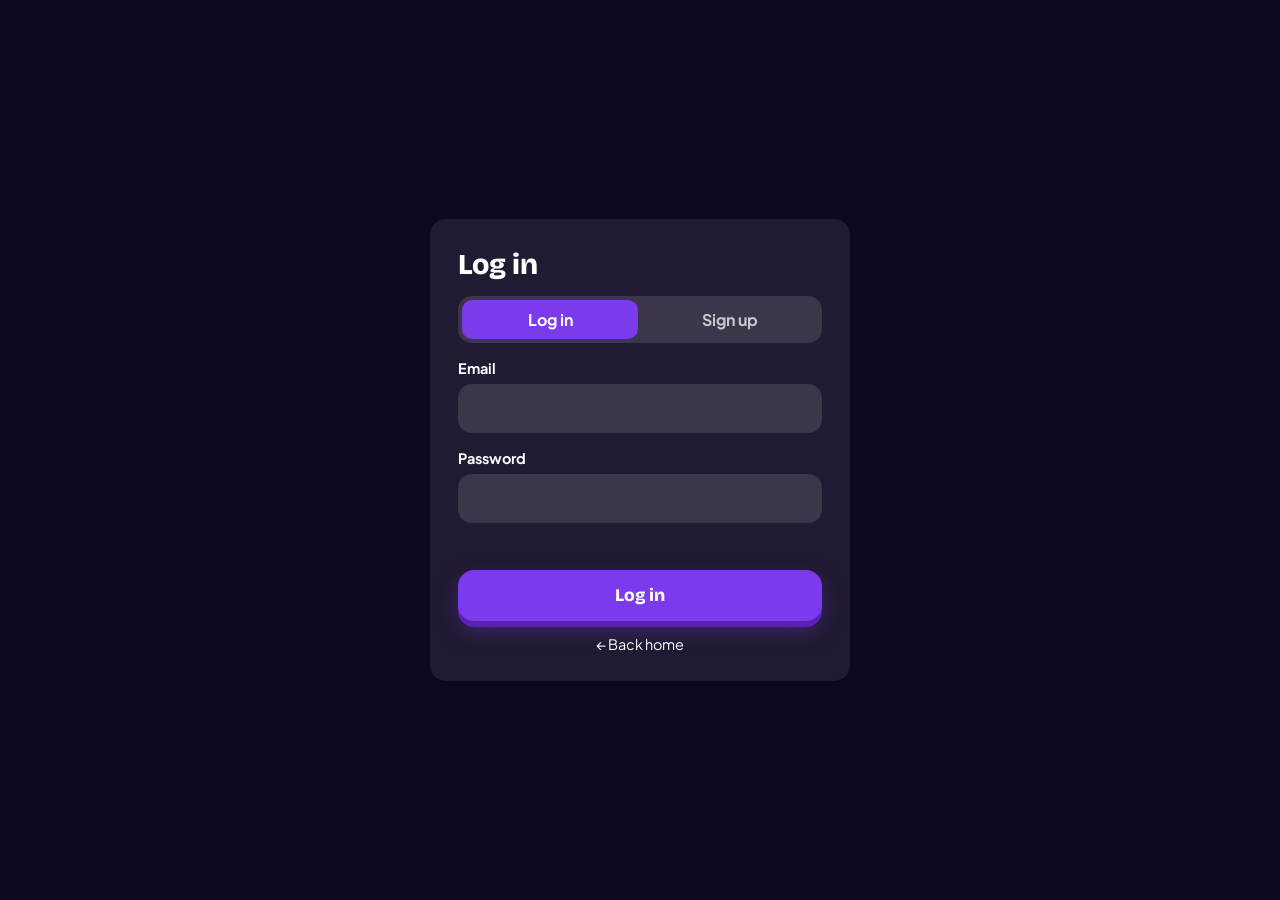
<file: login.html>
<!doctype html>
<html lang="en">
<head>
<meta charset="utf-8">
<meta name="viewport" content="width=device-width, initial-scale=1">
<meta name="theme-color" content="#0E0720">
<title>Log in – BrainBlitz</title>
<link rel="preconnect" href="https://fonts.googleapis.com">
<link rel="preconnect" href="https://fonts.gstatic.com" crossorigin>
<link href="https://fonts.googleapis.com/css2?family=Bricolage+Grotesque:opsz,wght@12..96,600;12..96,800&family=Plus+Jakarta+Sans:wght@400;500;600;700&display=swap" rel="stylesheet">
<link rel="stylesheet" href="brainblitz.css">
<style>
  body { min-height: 100vh; display: grid; place-items: center; padding: 16px; }
  .card { width: 100%; max-width: 420px; padding: 28px; background: var(--surface); border-radius: var(--r-lg); display: grid; gap: 14px; }
  h1 { margin: 0; font: 800 1.8rem "Bricolage Grotesque", sans-serif; }
  .tabs { display: flex; gap: 4px; padding: 4px; background: var(--surface-2); border-radius: var(--r-md); }
  .tabs button { flex: 1; padding: 9px; border: 0; border-radius: var(--r-sm); background: transparent; color: var(--t-soft); font-weight: 700; cursor: pointer; }
  .tabs button[aria-selected="true"] { background: var(--violet); color: #fff; }
  label { font-weight: 700; font-size: .9rem; }
  input { width: 100%; margin-top: 6px; padding: 12px 14px; font: inherit; color: var(--page-text); background: var(--surface-2); border: 2px solid transparent; border-radius: var(--r-md); }
  input:focus { outline: none; border-color: var(--accent); }
  .err { min-height: 1.3em; color: #F87171; font-weight: 700; font-size: .9rem; }
  .back { text-align: center; font-size: .9rem; }
</style>
</head>
<body>
<main class="card">
  <h1 id="title">Log in</h1>
  <div class="tabs" role="tablist">
    <button type="button" role="tab" id="t-login" aria-selected="true">Log in</button>
    <button type="button" role="tab" id="t-signup" aria-selected="false">Sign up</button>
  </div>
  <form id="form" novalidate style="display:grid;gap:14px">
    <div><label for="email">Email</label><input id="email" type="email" autocomplete="email" required></div>
    <div><label for="password">Password</label><input id="password" type="password" autocomplete="current-password" minlength="8" maxlength="72" required></div>
    <div class="err" id="err" role="alert"></div>
    <button class="btn btn-lg" id="go" type="submit">Log in</button>
  </form>
  <a class="back" href="index.html">← Back home</a>
</main>
<script src="config.js"></script>
<script src="api.js"></script>
<script>
  const $ = (id) => document.getElementById(id);
  let mode = 'login';
  // only ever go to another page of this site
  const next = (() => { const n = new URLSearchParams(location.search).get('next') || ''; return /^[\w-]+\.html(\?[\w=&%.-]*)?$/.test(n) ? n : 'create.html'; })();
  function setMode(m) {
    mode = m;
    $('t-login').setAttribute('aria-selected', m === 'login');
    $('t-signup').setAttribute('aria-selected', m === 'signup');
    $('title').textContent = $('go').textContent = m === 'login' ? 'Log in' : 'Sign up';
    $('password').autocomplete = m === 'login' ? 'current-password' : 'new-password';
    $('err').textContent = '';
  }
  $('t-login').onclick = () => setMode('login');
  $('t-signup').onclick = () => setMode('signup');
  $('form').addEventListener('submit', async (e) => {
    e.preventDefault();
    const email = $('email').value.trim(), password = $('password').value;
    if (!email || !password) { $('err').textContent = 'Enter your email and password.'; return; }
    $('go').disabled = true; $('err').textContent = '';
    try {
      await (mode === 'login' ? BBApi.login(email, password) : BBApi.signup(email, password));
      location.href = next;
    } catch (err) {
      $('err').textContent = err.status === 409 ? 'That email is already registered. Try logging in.' : err.message;
      $('go').disabled = false;
    }
  });
</script>
</body>
</html>
</file>
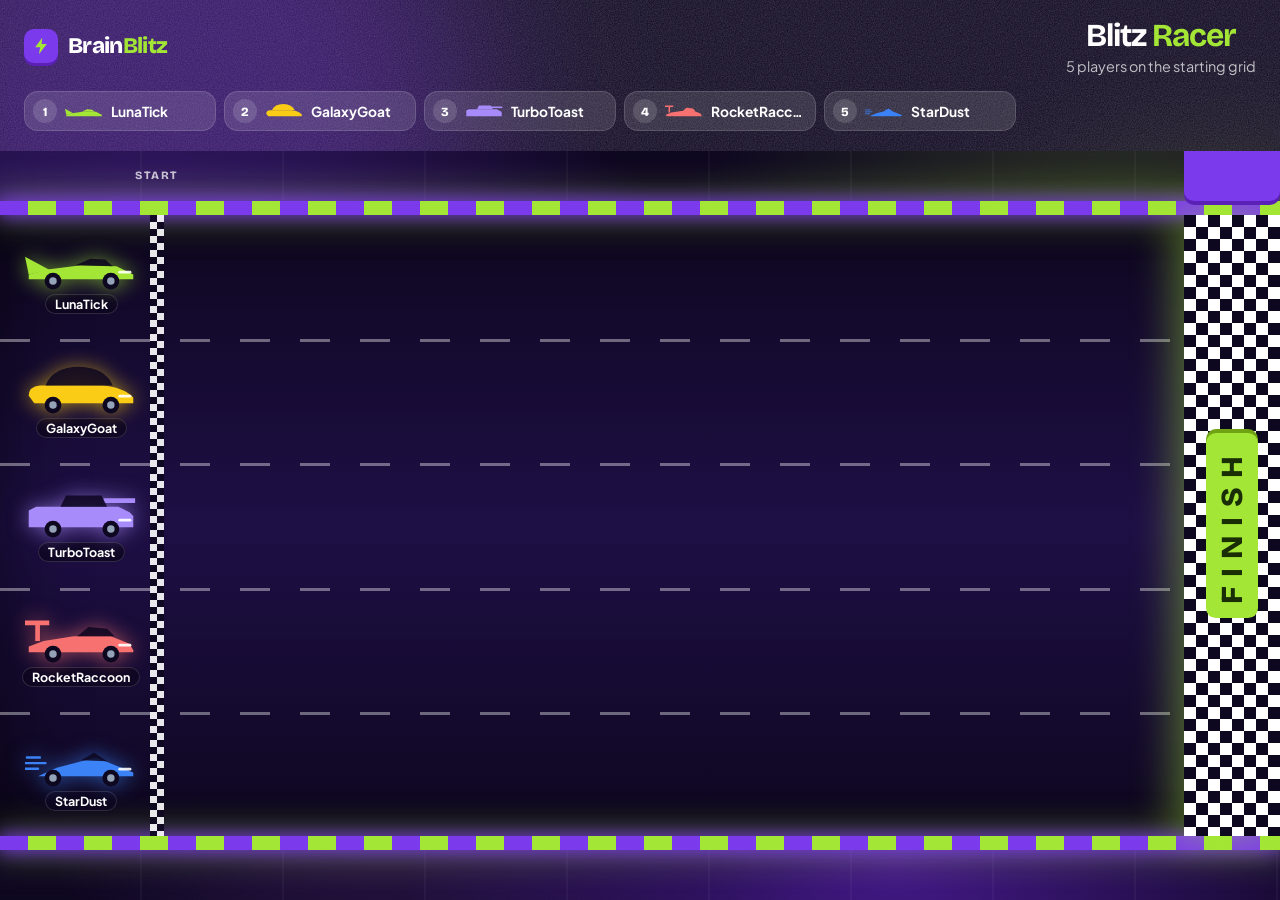
<file: racer.html>
<!doctype html>
<html lang="en">
<head>
<meta charset="utf-8">
<meta name="viewport" content="width=device-width, initial-scale=1">
<meta name="theme-color" content="#0E0720">
<script src="theme.js"></script>
<title>Blitz Racer – BrainBlitz</title>
<meta name="description" content="Host screen for Blitz Racer: every player's car races to the FINISH banner while answers boost them down the track.">
<link rel="preconnect" href="https://fonts.googleapis.com">
<link rel="preconnect" href="https://fonts.gstatic.com" crossorigin>
<link href="https://fonts.googleapis.com/css2?family=Bricolage+Grotesque:opsz,wght@12..96,600;12..96,800&family=Plus+Jakarta+Sans:wght@400;500;600;700&display=swap" rel="stylesheet">
<link rel="stylesheet" href="brainblitz.css">
<style>
  /* The race screen is a dark zone in both themes (.dark-zone re-declares the dark text tokens, as on the lobby's host screens). */
  body.racer {
    --night: #0E0720; --night-2: #1A0B3B; --night-3: #1E0F45; /* the dark theme's surfaces, whatever the theme toggle says */
    --font-ui: "Plus Jakarta Sans", system-ui, sans-serif; --font-display: "Bricolage Grotesque", var(--font-ui);
    min-height: 100vh; display: flex; flex-direction: column; background: var(--night);
  }
  .b1 { width: 620px; height: 620px; background: var(--violet); top: -200px; left: -140px; }
  .b2 { width: 520px; height: 520px; background: #9333EA; bottom: -220px; right: 8%; opacity: .55; animation-delay: -6s; }
  .b3 { width: 360px; height: 360px; background: var(--lime); top: 24%; right: -120px; opacity: .3; animation-delay: -3s; }
  .b4 { width: 240px; height: 240px; background: var(--lime); bottom: 10%; left: 24%; opacity: .16; animation-delay: -9s; }
  .rc-top { display: flex; align-items: center; justify-content: space-between; gap: 16px; padding: 16px 24px; position: relative; z-index: 3; }
    .rc-title { text-align: center; }
  .rc-title h1 { margin: 0; font-size: clamp(1.3rem, 2.6vw, 2rem); letter-spacing: -.03em; }
  .rc-title h1 b { color: var(--accent); }
  .rc-title p { margin: 2px 0 0; color: var(--t-soft); font-size: .9rem; }
  .rc-pin { font-family: var(--font-display); font-weight: 800; background: var(--surface-2); border: 1px solid var(--border); border-radius: var(--r-md); padding: 8px 14px; letter-spacing: .12em; }
  .rc-pin small { display: block; font: 600 .7rem var(--font-ui); letter-spacing: .1em; color: var(--t-faint); text-transform: uppercase; }

  /* ---------- live position strip: chips are absolutely placed by rank, so a re-sort slides them ---------- */
  .strip { position: relative; z-index: 3; margin: 0 24px 16px; height: 44px; overflow-x: auto; overflow-y: hidden; scrollbar-width: thin; }
  .strip ol { list-style: none; margin: 0; padding: 0; position: relative; height: 100%; }
  .rank-chip { --w: 200px; position: absolute; left: 0; top: 0; width: calc(var(--w) - 8px); height: 40px; display: flex; align-items: center; gap: 8px; padding: 0 12px 0 8px;
    border-radius: var(--r-md); background: var(--surface-2); border: 1px solid var(--border); font: 700 .86rem var(--font-ui);
    transition: transform .7s var(--spring), background .3s, border-color .3s; }
  .rank-chip .pos { flex: none; width: 24px; height: 24px; border-radius: 50%; display: grid; place-items: center; font: 800 .78rem var(--font-display); background: rgba(255,255,255,.14); }
  .mini { flex: none; width: 38px; line-height: 0; }
  .mini svg { width: 100%; height: auto; }
  .rank-chip .nm { overflow: hidden; text-overflow: ellipsis; white-space: nowrap; }
  .rank-chip.lead { background: color-mix(in srgb, var(--lime) 16%, transparent); border-color: var(--lime); }
  .rank-chip.lead .pos { background: var(--lime); color: var(--lime-ink); }

  /* ---------- the track: full width, gradient mesh behind a wide road ---------- */
  .track {
    --lanes: 5;
    position: relative; flex: 1; min-height: 420px; width: 100%; overflow: hidden; isolation: isolate;
    background:
      radial-gradient(60% 55% at 12% 20%, color-mix(in srgb, var(--violet) 55%, transparent), transparent 70%),
      radial-gradient(50% 50% at 88% 12%, color-mix(in srgb, var(--lime) 22%, transparent), transparent 70%),
      radial-gradient(55% 60% at 70% 95%, color-mix(in srgb, var(--violet-edge) 70%, transparent), transparent 70%),
      radial-gradient(40% 45% at 30% 85%, color-mix(in srgb, var(--rar-epic) 22%, transparent), transparent 70%),
      linear-gradient(180deg, var(--night), var(--night-2) 55%, var(--night));
  }
  .track::before { /* faint speed streaks in the sky */
    content: ""; position: absolute; inset: 0; z-index: -1; opacity: .5;
    background: linear-gradient(90deg, transparent 98.6%, rgba(255,255,255,.07) 98.6%) 0 0 / 142px 100%;
    --period: -142px; animation: roll calc(142s / var(--speed)) linear infinite;
  }
  /* The cars stay put and the road moves: every striped layer is a tile exactly one period wide,
     slid left by one whole period per loop, so the loop has no seam. --speed is px per second. */
  .track { --speed: 420; }
  @keyframes roll { to { background-position-x: var(--period); } }
  .road {
    position: absolute; left: 0; right: 0; top: 64px; bottom: 64px; z-index: 0;
    background: linear-gradient(180deg, var(--night), var(--night-3) 50%, var(--night));
    box-shadow: inset 0 0 80px rgba(0,0,0,.55);
  }
  /* glowing rumble strips on both edges: alternating violet/lime blocks */
  .rumble { position: absolute; left: 0; right: 0; height: 14px; z-index: 1;
    background: linear-gradient(90deg, var(--violet) 50%, var(--lime) 50%) 0 0 / 56px 100%;
    --period: -56px; animation: roll calc(56s / var(--speed)) linear infinite;
    box-shadow: 0 0 18px 2px color-mix(in srgb, var(--violet) 90%, transparent), 0 0 34px 6px color-mix(in srgb, var(--lime) 35%, transparent); }
  .rumble.top { top: 50px; }
  .rumble.bottom { bottom: 50px; }
  .lanes { position: absolute; left: 0; right: 0; top: 64px; bottom: 64px; z-index: 2; display: grid; grid-template-rows: repeat(var(--lanes), 1fr); }
  .lane { position: relative; display: flex; align-items: center; min-height: 0; }
  .lane + .lane::before { /* dashed lane divider */
    content: ""; position: absolute; left: 0; right: 0; top: 0; height: 3px; opacity: .55;
    background: linear-gradient(90deg, rgba(255,255,255,.7) 50%, transparent 50%) 0 0 / 60px 100%;
    --period: -60px; animation: roll calc(60s / var(--speed)) linear infinite;
  }
  .trails { position: absolute; inset: 0; width: 100%; height: 100%; z-index: 4; pointer-events: none; } /* screen space, over the world */
  .world { position: absolute; inset: 0; transform-origin: 0 0; will-change: transform; }
  .racer-slot { will-change: transform; transition: transform .7s var(--spring); } /* the overshoot is the forward lurch */
  /* correct answer: squash back (anticipation), stretch long as the car launches, squash on landing, settle */
  .car { transform-origin: 50% 90%; }
  .car.boost { animation: idle 2.4s ease-in-out infinite, boost .75s ease-out; animation-delay: var(--d, 0s), 0s; }
  @keyframes boost {
    0%   { scale: 1 1; }
    16%  { scale: .86 1.14; translate: -9px 0; }
    38%  { scale: 1.32 .78; translate: 14px 0; }
    62%  { scale: .94 1.07; translate: 0 0; }
    80%  { scale: 1.06 .95; }
    100% { scale: 1 1; }
  }
  /* wrong answer: nose dips like braking, then rights itself. No x translation: the car never moves back. */
  .car.brake { animation: idle 2.4s ease-in-out infinite, brake .7s ease-in-out; animation-delay: var(--d, 0s), 0s; }
  @keyframes brake {
    0%   { rotate: 0deg; translate: 0 0; scale: 1 1; }
    30%  { rotate: 4deg; translate: 0 3px; scale: .97 1.04; }
    55%  { rotate: 4deg; translate: 0 3px; scale: .97 1.04; }
    80%  { rotate: -1deg; translate: 0 0; scale: 1 1; }
    100% { rotate: 0deg; translate: 0 0; scale: 1 1; }
  }
  /* nitro flame sprite: sits behind the exhaust, flickers while the car launches */
  .nitro { position: absolute; right: 113px; top: calc(50% - 5px); width: 74px; height: 30px; margin-top: -15px; opacity: 0; transform-origin: 100% 50%; pointer-events: none; }
  .nitro.on { animation: flame .75s ease-out; }
  @keyframes flame {
    0%   { opacity: 0; transform: scaleX(calc(.2 * var(--k, 1))); }
    15%  { opacity: 1; transform: scaleX(calc(1.1 * var(--k, 1))) scaleY(1.1); }
    35%  { opacity: 1; transform: scaleX(calc(.85 * var(--k, 1))) scaleY(.9); }
    55%  { opacity: 1; transform: scaleX(calc(1.2 * var(--k, 1))) scaleY(1); }
    100% { opacity: 0; transform: scaleX(calc(.3 * var(--k, 1))) scaleY(.6); }
  }
  .car[role="button"] { cursor: pointer; }
  .start-line { position: absolute; left: 150px; top: 64px; bottom: 64px; width: 14px; z-index: 2;
    background: repeating-conic-gradient(#fff 0 25%, var(--night) 0 50%) 0 0 / 14px 14px; opacity: .9; }
  .start-label { position: absolute; left: 150px; top: 18px; transform: translateX(-50%) translateX(7px); z-index: 3; font: 800 .7rem var(--font-display); letter-spacing: .14em; color: var(--t-soft); }

  /* ---------- cars on the starting grid ---------- */
  .racer-slot { position: absolute; left: 18px; width: 126px; height: 100%; display: flex; flex-direction: column; align-items: center; justify-content: center; gap: 2px; }
  .car { width: 112px; height: auto; max-height: calc(100% - 24px); filter: drop-shadow(0 0 10px color-mix(in srgb, var(--trail) 65%, transparent)); animation: idle 2.4s ease-in-out infinite; animation-delay: var(--d, 0s); }
  @keyframes idle { 50% { transform: translateY(-2px) } }
  .tag { max-width: 126px; padding: 1px 9px; border-radius: 99px; background: color-mix(in srgb, var(--night) 82%, transparent); border: 1px solid var(--border);
    font: 700 .78rem var(--font-ui); white-space: nowrap; overflow: hidden; text-overflow: ellipsis; }

  /* ---------- finish banner, far right ---------- */
  .finish { position: absolute; right: 0; top: 64px; bottom: 64px; width: 96px; z-index: 2; display: grid; place-items: center;
    background: repeating-conic-gradient(#fff 0 25%, var(--night) 0 50%) 0 0 / 24px 24px; box-shadow: -10px 0 40px color-mix(in srgb, var(--lime) 45%, transparent); }
  .finish span { writing-mode: vertical-rl; transform: rotate(180deg); font: 800 clamp(1.4rem, 3.4vh, 2.4rem) var(--font-display); letter-spacing: .3em;
    color: var(--lime-ink); background: var(--lime); padding: 14px 8px; border-radius: var(--r-sm); box-shadow: 0 var(--lip) 0 var(--lime-edge); }
  .finish-arch { position: absolute; right: 0; top: 0; width: 96px; height: 50px; z-index: 3; background: var(--violet); box-shadow: 0 4px 0 var(--violet-edge); border-radius: 0 0 var(--r-sm) var(--r-sm); }

  /* milestone banner: a band across the whole track, plus a short camera shake of the track */
  .milestone { position: absolute; left: 0; right: 0; top: 50%; z-index: 5; padding: 14px 24px; text-align: center; pointer-events: none; opacity: 0; transform: translateY(-50%);
    background: linear-gradient(90deg, transparent, color-mix(in srgb, var(--violet) 92%, transparent) 18%, color-mix(in srgb, var(--violet) 92%, transparent) 82%, transparent); box-shadow: 0 0 40px color-mix(in srgb, var(--violet) 70%, transparent); }
  .milestone b { display: block; font: 800 clamp(2rem, 6vw, 4.2rem) var(--font-display); letter-spacing: -.03em; color: var(--lime); text-shadow: 0 4px 0 var(--lime-edge); line-height: 1.05; }
  .milestone small { display: block; margin-top: 2px; font: 700 1rem var(--font-ui); color: var(--page-text); }
  .milestone.show { animation: banner 1.8s ease-in-out; }
  @keyframes banner {
    0%   { opacity: 0; transform: translateY(-50%) scaleY(.2); }
    12%  { opacity: 1; transform: translateY(-50%) scaleY(1.08); }
    20%  { transform: translateY(-50%) scaleY(1); }
    80%  { opacity: 1; transform: translateY(-50%) scaleY(1); }
    100% { opacity: 0; transform: translateY(-50%) scaleY(.2); }
  }
  .track.shake { animation: shake .45s linear; }
  .track.shake-soft { animation: shake .3s linear; } /* same jolt, shorter, for an overtake */
  .racer-slot.late .car { animation: idle 2.4s ease-in-out infinite, lateIn .8s var(--spring); animation-delay: var(--d, 0s), 0s; }
  @keyframes lateIn { 0% { translate: -150px 0; opacity: 0; } 100% { translate: 0 0; opacity: 1; } }
  .gapbadge.join { background: var(--violet); color: #fff; box-shadow: 0 3px 0 var(--violet-edge), 0 0 14px color-mix(in srgb, var(--violet) 60%, transparent); }
  .fintag.dnf { background: var(--surface-2); color: var(--page-text); box-shadow: 0 3px 0 var(--border); backdrop-filter: blur(4px); }
  .fintag.dnf small { color: var(--t-soft); }
  .res-note { margin: 0 0 12px; text-align: center; color: var(--t-soft); font-weight: 600; font-size: .9rem; }
  .gapbadge { position: absolute; left: 50%; top: calc(50% - 74px); transform: translateX(-50%); z-index: 4; white-space: nowrap; pointer-events: none; padding: 3px 10px; border-radius: 99px;
    background: var(--lime); color: var(--lime-ink); box-shadow: 0 3px 0 var(--lime-edge), 0 0 14px color-mix(in srgb, var(--lime) 60%, transparent);
    font: 800 .78rem var(--font-display); letter-spacing: .01em; animation: gapPop 1.4s var(--spring) forwards; }
  @keyframes gapPop {
    0%   { opacity: 0; transform: translate(-50%, 8px) scale(.4); }
    18%  { opacity: 1; transform: translate(-50%, 0) scale(1.12); }
    30%  { transform: translate(-50%, 0) scale(1); }
    78%  { opacity: 1; transform: translate(-50%, -4px) scale(1); }
    100% { opacity: 0; transform: translate(-50%, -12px) scale(.95); }
  }
  /* crowd energy: a light pulse sweeping the track, faster and brighter the more cars bunch up (driven from JS, see updatePulse) */
  .pulse { position: absolute; inset: 0; z-index: 3; overflow: hidden; pointer-events: none; mix-blend-mode: screen; opacity: var(--glow, 0);
    box-shadow: inset 0 0 90px 10px color-mix(in srgb, var(--lime) calc(var(--edge, 0) * 100%), transparent), inset 0 0 160px 30px color-mix(in srgb, var(--violet) calc(var(--edge, 0) * 100%), transparent); }
  .pulse .beam { position: absolute; top: 0; bottom: 0; left: 0; width: 38%; opacity: var(--beam, 0); will-change: transform;
    background: linear-gradient(90deg, transparent, color-mix(in srgb, var(--lime) 55%, transparent) 45%, rgba(255,255,255,.8) 50%, color-mix(in srgb, var(--violet) 50%, transparent) 56%, transparent); }
  /* finish: the car hops twice, a checkered burst goes off, and a tag stays over it */
  .car.hop { animation: idle 2.4s ease-in-out infinite, hop .8s ease-out; animation-delay: var(--d, 0s), 0s; }
  @keyframes hop {
    0%   { translate: 0 0; scale: 1 1; }
    10%  { translate: 0 2px; scale: 1.08 .9; }
    32%  { translate: 0 -26px; scale: .94 1.1; }
    52%  { translate: 0 0; scale: 1.08 .92; }
    68%  { translate: 0 -12px; scale: .98 1.04; }
    84%  { translate: 0 0; scale: 1.03 .97; }
    100% { translate: 0 0; scale: 1 1; }
  }
  .fintag { position: absolute; left: 50%; top: calc(50% - 82px); z-index: 4; transform: translateX(-50%); white-space: nowrap; pointer-events: none; text-align: center;
    padding: 3px 12px 4px; border-radius: var(--r-sm); background: var(--card); color: var(--lime-ink); box-shadow: 0 3px 0 var(--field-edge), 0 0 16px color-mix(in srgb, var(--card) 50%, transparent);
    font: 800 .8rem var(--font-display); letter-spacing: .06em; animation: finPop .5s var(--spring) both; }
  .fintag small { display: block; font: 700 .7rem var(--font-ui); letter-spacing: .08em; color: var(--violet-edge); }
  .fintag.p1 { background: var(--lime); box-shadow: 0 3px 0 var(--lime-edge), 0 0 18px color-mix(in srgb, var(--lime) 70%, transparent); }
  @keyframes finPop { 0% { opacity: 0; transform: translateX(-50%) translateY(10px) scale(.4); } 100% { opacity: 1; transform: translateX(-50%) scale(1); } }
  /* results list */
  .results { position: absolute; inset: 0; z-index: 6; display: grid; place-items: center; padding: 16px; background: color-mix(in srgb, var(--night) 78%, transparent); backdrop-filter: blur(3px); }
  .results[hidden] { display: none; }
  .res-card { width: min(560px, 100%); max-height: 100%; overflow: auto; padding: 24px; border-radius: var(--r-lg); background: var(--night-3); border: 1px solid var(--border);
    box-shadow: var(--shadow-card); animation: resIn .5s var(--spring) both; }
  @keyframes resIn { 0% { opacity: 0; transform: translateY(18px) scale(.94); } 100% { opacity: 1; transform: none; } }
  .res-card h2 { margin: 0 0 10px; font-size: 1.6rem; letter-spacing: -.03em; text-align: center; }
  .res-big { display: flex; align-items: center; gap: 10px; margin: 0 0 12px; padding: 12px 16px; border-radius: var(--r-md); background: color-mix(in srgb, var(--lime) 14%, transparent); border: 1px solid var(--lime); font-weight: 700; }
  .res-big svg { flex: none; width: 26px; height: 26px; }
  .res-big small { display: block; color: var(--t-soft); font-weight: 600; font-size: .8rem; }
  .res-list { list-style: none; margin: 0 0 16px; padding: 0; display: grid; gap: 6px; }
  .res-row { display: grid; grid-template-columns: 34px 44px 1fr auto auto; align-items: center; gap: 12px; padding: 8px 12px; border-radius: var(--r-md); background: var(--surface); border: 1px solid var(--border); font-weight: 700; }
  .res-row .rk { width: 28px; height: 28px; border-radius: 50%; display: grid; place-items: center; background: var(--surface-2); font: 800 .85rem var(--font-display); }
  .res-row:first-child .rk { background: var(--lime); color: var(--lime-ink); }
  .res-row .nm { overflow: hidden; text-overflow: ellipsis; white-space: nowrap; }
  .res-row .st { color: var(--t-soft); font-size: .78rem; font-weight: 600; white-space: nowrap; }
  .res-row .bo { font: 800 .9rem var(--font-display); white-space: nowrap; color: var(--accent); }
  .res-row .bo.top::after { content: " ★"; }
  .res-nav { display: flex; gap: 16px; justify-content: center; flex-wrap: wrap; margin-top: 16px; font-weight: 700; font-size: .9rem; }
  .res-nav a { display: inline-flex; align-items: center; min-height: 44px; color: var(--t-soft); text-decoration: underline; text-underline-offset: 3px; }
  .res-nav a:hover, .res-nav a:focus-visible { color: var(--accent); }
  .res-actions { display: flex; gap: 10px; justify-content: center; flex-wrap: wrap; }
  .streak { position: absolute; top: calc(50% - 8px); height: 10px; z-index: 3; border-radius: 99px; pointer-events: none; transform-origin: 100% 50%;
    background: linear-gradient(90deg, transparent, var(--c) 70%, #fff); box-shadow: 0 0 18px 4px var(--c); animation: streak .55s ease-out forwards; }
  @keyframes streak { 0% { opacity: 0; transform: scaleX(.1); } 25% { opacity: 1; transform: scaleX(1); } 100% { opacity: 0; transform: scaleX(1) translateX(30px); } }
  @keyframes shake {
    0%, 100% { translate: 0 0; } 12% { translate: -7px 3px; } 28% { translate: 6px -4px; } 44% { translate: -5px -2px; }
    60% { translate: 4px 3px; } 76% { translate: -2px -1px; } 90% { translate: 1px 1px; }
  }
  .empty { position: absolute; inset: 64px 96px 64px 170px; z-index: 3; display: grid; place-items: center; text-align: center; color: var(--t-soft); font-weight: 600; }
  /* Reduced motion: brainblitz.css switches every animation and transition off (!important), so what has to be visible is
     visible in its resting state, and anything that waits for animationend also has a timer (see afterAnim in the script). */
  /* The one animation kept: the position strip's reorder slide (a class selector outranks the system's * rule, both !important). */
  @media (prefers-reduced-motion: reduce) { .milestone.show { opacity: 1; } .rank-chip { transition-duration: .7s !important; } }
  @media (max-width: 640px) {
    .rc-top { flex-wrap: wrap; justify-content: center; }
    .start-line, .start-label { left: 110px; } .racer-slot { width: 100px; left: 6px; } .car { width: 84px; } .tag { max-width: 100px; } .finish, .finish-arch { width: 60px; }
  }
</style>
</head>
<body class="racer dark-zone">
  <div class="bg" aria-hidden="true">
    <div class="blob b1"></div><div class="blob b2"></div><div class="blob b3"></div><div class="blob b4"></div>
    <div class="grain"></div>
  </div>
  <header class="rc-top">
    <a class="logo" href="index.html" aria-label="BrainBlitz home">
      <span class="logo-mark" aria-hidden="true"><svg viewBox="0 0 24 24" fill="#A3E635"><path d="M13.5 2 5 13.5h6L9.5 22 19 9.5h-6.2z"/></svg></span><span>Brain<b>Blitz</b></span>
    </a>
    <div class="rc-title"><h1>Blitz <b>Racer</b></h1><p id="sub">Players on the starting grid</p></div>
    <div class="rc-pin" id="pinBox" hidden><small>Game PIN</small><span id="pin"></span></div>
  </header>

  <nav class="strip" aria-label="Race positions"><ol id="strip"></ol></nav>

  <div class="banner banner-warn" id="loginNote" role="status" hidden style="margin: 0 24px 16px">Log in as this game's host to follow the race live. <a href="login.html" style="text-decoration: underline; margin-left: .5ch">Log in</a></div>
  <p class="sr" id="live" role="status" aria-live="polite"></p>

  <main class="track" id="track" aria-label="Race track">
    <div class="world" id="world"><!-- the camera moves and scales this; the banner and empty note stay on screen -->
      <div class="road"></div>
      <div class="rumble top"></div>
      <div class="rumble bottom"></div>
      <div class="start-label">START</div>
      <div class="start-line"></div>
      <div class="lanes" id="lanes"></div>
      <div class="finish-arch"></div>
      <div class="finish" role="img" aria-label="Finish line"><span>FINISH</span></div>
    </div>
    <div class="pulse" id="pulse" aria-hidden="true"><div class="beam"></div></div>
    <canvas class="trails" id="trails" aria-hidden="true"></canvas>
    <div class="milestone" id="banner" role="status" aria-live="polite"><b></b><small></small></div>
    <div class="results" id="results" role="dialog" aria-modal="false" aria-labelledby="resTitle" hidden>
      <div class="res-card">
        <h2 id="resTitle">Race results</h2>
        <p class="res-note" id="resNote" hidden>The quiz ran out of questions. Cars still racing are ranked by distance.</p>
        <div class="res-big" id="resBig"></div>
        <ol class="res-list" id="resList"></ol>
        <div class="res-actions">
          <button class="btn btn-lime" id="resPodium" type="button">🏆 See the podium</button>
          <button class="btn btn-ghost" id="resAgain" type="button">↻ Play again</button>
        </div>
        <nav class="res-nav" aria-label="Leave the race">
          <a href="index.html#modes">← Back to mode select</a><a href="create.html?mine=1">My quizzes</a>
        </nav>
      </div>
    </div>
    <div class="empty" id="empty" hidden>Waiting for players to join…</div>
  </main>

<script src="config.js"></script>
<script src="api.js"></script>
<script>
(function () {
  const NS = 'http://www.w3.org/2000/svg';
  /* Five Turbo Lanes silhouettes, drawn facing right (toward FINISH). Same 120x56 box so any car fits any lane. */
  /* remove/cleanup after an animation; the timer covers reduced motion, where animationend never fires */
  const afterAnim = (el, ms, fn) => { let done = false; const run = () => { if (!done) { done = true; fn(); } }; el.addEventListener('animationend', (e) => { if (e.target === el) run(); }); setTimeout(run, ms + 120); };
  const tok = (name) => getComputedStyle(document.documentElement).getPropertyValue(name).trim(); // design-system colours, read once
  /* Five silhouettes that differ in outline, not just colour: Viper = low wedge with a tail fin, Bolt = round hatchback with a bubble roof,
     Tank = boxy body with a turret and a gun barrel, Drifter = low coupe with a tall rear wing, Comet = pointed rocket with speed lines. */
  const CARS = {
    Viper:   { color: tok('--lime'), body: '<path d="M4 42 L4 37 L22 32 L60 27 L98 28 L116 37 L116 42Z"/>', cabin: '<path d="M54 27 L70 20 L86 21 L94 28Z"/>', extra: '<path d="M4 37 L0 18 L26 32Z"/>' },
    Bolt:    { color: tok('--ans-yellow'), body: '<path d="M10 42 L4 34 Q4 24 16 23 L84 23 Q108 26 116 36 L116 42Z"/>', cabin: '<path d="M22 23 Q30 3 58 3 Q86 4 94 23Z"/>' },
    Tank:    { color: tok('--violet-soft'), body: '<path d="M4 42 L4 24 L12 20 L100 20 L112 26 L116 30 L116 42Z"/>', cabin: '<path d="M38 20 L44 8 L82 8 L88 20Z"/>', extra: '<path d="M84 11 H118 V16 H84Z"/>' },
    Drifter: { color: tok('--danger-soft'), body: '<path d="M4 42 L4 36 L20 30 L52 25 L92 25 L112 33 L116 40 L116 42Z"/>', cabin: '<path d="M56 25 L68 15 L88 17 L96 25Z"/>', extra: '<path d="M0 8 H26 V13 H16 V30 H11 V13 H0Z"/>' },
    Comet:   { color: tok('--rar-rare'), body: '<path d="M14 42 L34 33 L76 22 L116 38 L116 42Z"/>', cabin: '<path d="M60 25 L74 17 L88 26Z"/>', extra: '<path d="M0 28 H22 M0 34 H14 M2 22 H16" style="stroke:var(--rar-rare)" stroke-width="2.5" stroke-linecap="round" fill="none"/>' },
  };
  const ORDER = Object.keys(CARS);

  let manual = false; // sample mode: the cars are the simulation's mark-correct / mark-wrong buttons
  /* a small silhouette of the car, so the strip and results tell cars apart by shape, not by a coloured dot */
  function carMini(name) {
    const c = CARS[name], stroke = c.extra && c.extra.includes('stroke');
    return `<svg viewBox="0 0 120 50" aria-hidden="true"><g fill="${c.color}">${c.body}${c.cabin}${c.extra && !stroke ? c.extra : ''}</g>${stroke ? c.extra : ''}</svg>`;
  }

  function carSvg(name, delay, nickname) {
    const c = CARS[name];
    const who = manual ? `tabindex="0" role="button" aria-label="${esc(nickname)}'s ${name}: Enter marks an answer correct, Shift+Enter marks it wrong"` : `role="img" aria-label="${esc(nickname)}: ${name} car"`;
    return `<svg class="car" viewBox="0 0 120 56" ${who} style="--trail:${c.color};--d:${delay}s">
      <g fill="${c.color}">${c.body}${c.extra && !c.extra.includes('stroke') ? c.extra : ''}</g>
      ${c.extra && c.extra.includes('stroke') ? c.extra : ''}
      <g style="fill:var(--night)" opacity=".85">${c.cabin}</g>
      <rect x="100" y="33" width="14" height="3" rx="1.5" fill="#fff" opacity=".9"/>
      <g style="fill:var(--night)"><circle cx="30" cy="44" r="9"/><circle cx="92" cy="44" r="9"/></g>
      <g style="fill:var(--rar-common)"><circle cx="30" cy="44" r="4"/><circle cx="92" cy="44" r="4"/></g>
    </svg>`;
  }

  function esc(s) { const d = document.createElement('div'); d.textContent = s; return d.innerHTML; }

  /* progress: 0 (on the line) .. 1 (at FINISH), per player id. Nothing in the backend reports distance yet,
     so this stays 0 for real rooms until it does; call BlitzRacer.setProgress(id, p) to move a car. */
  const progress = new Map();
  let players = [];
  const TRAIL_MAX = 420;     // px: the trail's length at the finish
  const ROAD_SPEED = 420;    // px/s, same as --speed in the CSS
  const reducedQuery = matchMedia('(prefers-reduced-motion: reduce)');
  let reduced = reducedQuery.matches; // live: flipping the setting mid-race takes effect straight away
  reducedQuery.addEventListener('change', (e) => { reduced = e.matches; });

  /* ---------- position strip: rank = progress, ties keep join order ---------- */
  const CHIP_W = 200; // wide enough for the mini silhouette and a long nickname
  const strip = document.getElementById('strip');
  const ordinal = (n) => n + (['th', 'st', 'nd', 'rd'][(n % 100 >> 3) ^ 1 && n % 10 < 4 ? n % 10 : 0]);

  function syncStrip() { // keep one chip per player (never rebuilt, so a re-sort can animate)
    const have = new Map([...strip.children].map((li) => [li.dataset.id, li]));
    players.forEach((p, i) => {
      const id = String(p.id ?? p.nickname);
      let li = have.get(id);
      if (!li) {
        li = document.createElement('li');
        li.className = 'rank-chip';
        li.dataset.id = id;
        li.innerHTML = '<span class="pos"></span><span class="mini"></span><span class="nm"></span>';
        li.style.transform = `translateX(${i * CHIP_W}px)`; // appear in place, then slide only on a re-sort
        strip.append(li);
      }
      have.delete(id);
      li.querySelector('.mini').innerHTML = carMini(ORDER[i % ORDER.length]);
      li.querySelector('.nm').textContent = p.nickname;
    });
    have.forEach((li) => li.remove());
    updateStrip();
  }

  function updateStrip() {
    const ranked = players.map((p, i) => ({ id: String(p.id ?? p.nickname), nickname: p.nickname, i, d: progress.get(String(p.id ?? p.nickname)) || 0 }))
      .sort((a, b) => b.d - a.d || a.i - b.i);
    const byId = new Map([...strip.children].map((li) => [li.dataset.id, li]));
    ranked.forEach((r, rank) => {
      const li = byId.get(r.id);
      if (!li) return;
      li.style.transform = `translateX(${rank * CHIP_W}px)`;
      li.style.zIndex = ranked.length - rank;
      li.classList.toggle('lead', rank === 0 && r.d > 0);
      li.querySelector('.pos').textContent = rank + 1;
      li.setAttribute('aria-label', `${ordinal(rank + 1)}: ${r.nickname}`);
    });
    strip.style.width = ranked.length * CHIP_W + 'px';
    const passers = detectOvertakes(ranked);
    const top = ranked[0];
    if (top && top.d > 0 && top.id !== announcedLeader) { announcedLeader = top.id; document.getElementById('live').textContent = `${top.nickname} takes the lead.`; }
    detectClosing(ranked, passers);
  }

  /* ---------- "Closing the gap!": a car gained on the car directly ahead of it and is still behind it ---------- */
  let announcedLeader = null; // for the screen-reader line when the lead changes
  let prevProg = null; // id -> progress at the last update
  const badgeAt = new Map(); // id -> when its badge last popped
  function detectClosing(ranked, passers) {
    const before = prevProg;
    prevProg = new Map(ranked.map((r) => [r.id, r.d]));
    if (!before || quiet) return;
    for (let i = 1; i < ranked.length; i++) { // rank 0 has nobody ahead; every other rank can trigger, front or back
      const me = ranked[i], ahead = ranked[i - 1];
      if (passers.has(me.id) || !before.has(me.id) || !before.has(ahead.id)) continue; // an overtake has its own flash
      const gapNow = ahead.d - me.d, gapBefore = before.get(ahead.id) - before.get(me.id);
      if (me.d > before.get(me.id) + 1e-6 && gapNow > 1e-6 && gapNow < gapBefore - 1e-6) closingBadge(me.id);
    }
  }

  function closingBadge(id) {
    const now = performance.now();
    if (now - (badgeAt.get(id) || -1e9) < 1400) return; // one at a time per car
    badgeAt.set(id, now);
    const slot = document.querySelector(`.racer-slot[data-id="${CSS.escape(id)}"]`);
    if (!slot) return;
    slot.querySelectorAll('.gapbadge').forEach((b) => b.remove());
    const el = document.createElement('div');
    el.className = 'gapbadge';
    el.textContent = 'Closing the gap!';
    afterAnim(el, 1400, () => el.remove());
    slot.append(el);
  }

  /* ---------- overtakes: two cars swapping rank order, in either direction, flash + a small shake ---------- */
  let prevRank = null; // id -> rank at the last update
  function detectOvertakes(ranked) {
    const now = new Map(ranked.map((r, rank) => [r.id, rank]));
    const before = prevRank;
    prevRank = now;
    const passers = new Set();
    if (!before || quiet) return passers;
    for (const a of ranked) for (const b of ranked) {
      // a was ahead of b, now b is ahead of a. A car still sitting on the line doesn't count as being passed.
      if (before.has(a.id) && before.has(b.id) && before.get(a.id) < before.get(b.id) && now.get(b.id) < now.get(a.id) && a.d > 0) passers.add(b.id);
    }
    if (reduced) return passers; // no overtake flash, no shake; the strip still re-sorts
    passers.forEach((id) => overtakeFlash(id));
    if (passers.size) {
      const track = document.getElementById('track');
      track.classList.remove('shake-soft'); void track.offsetWidth; track.classList.add('shake-soft');
      clearTimeout(track._ts); track._ts = setTimeout(() => track.classList.remove('shake-soft'), 420);
    }
    return passers;
  }

  function overtakeFlash(id) {
    const i = players.findIndex((p) => String(p.id ?? p.nickname) === id);
    const lane = document.getElementById('lanes').children[i];
    if (!lane) return;
    const colour = CARS[ORDER[i % ORDER.length]].color;
    const front = 18 + 112 + (progress.get(id) || 0) * trackRun(); // the car's nose at its new spot
    const el = document.createElement('div');
    el.className = 'streak';
    el.style.cssText = `--c:${colour}; left:${Math.max(0, front - 340)}px; width:340px`;
    afterAnim(el, 550, () => el.remove());
    lane.append(el);
  }

  const trackRun = () => Math.max(0, document.getElementById('track').clientWidth - 126 - 96 - 40 - 18);

  function placeCars() {
    const track = document.getElementById('track');
    const run = trackRun(); // start slot -> just before the finish
    document.querySelectorAll('.racer-slot').forEach((el) => {
      el.style.transform = `translateX(${(progress.get(el.dataset.id) || 0) * run}px)`;
    });
  }

  /* lane order (and so each player's car) is kept between renders; Play again shuffles it */
  let shuffleFirst = new URLSearchParams(location.search).get('again') === '1';
  let rawPlayers = [], laneOrder = [], quiet = false; // quiet: a reset is in progress, so no overtake / gap / milestone effects
  const pid = (p) => String(p.id ?? p.nickname);
  function shuffleLanes() {
    const before = laneOrder.join();
    for (let tries = 0; tries < 6 && laneOrder.length > 1; tries++) {
      for (let i = laneOrder.length - 1; i > 0; i--) { const j = Math.floor(Math.random() * (i + 1)); [laneOrder[i], laneOrder[j]] = [laneOrder[j], laneOrder[i]]; }
      if (laneOrder.join() !== before) break; // make sure it really changed
    }
  }

  const laneHtml = (p, i) => {
    const car = ORDER[i % ORDER.length];
    return `<div class="lane" data-id="${esc(pid(p))}"><div class="racer-slot" data-id="${esc(pid(p))}">${carSvg(car, (i * 0.3).toFixed(1), p.nickname)}<svg class="nitro" viewBox="0 0 74 30" aria-hidden="true"><path d="M74 15 C58 2 30 4 2 15 C30 26 58 28 74 15Z" style="fill:var(--danger-strong)"/><path d="M72 15 C58 7 38 8 14 15 C38 22 58 23 72 15Z" style="fill:var(--warn)"/><path d="M70 15 C60 11 48 11 36 15 C48 19 60 19 70 15Z" fill="#fff"/></svg><div class="tag" title="${esc(p.nickname)}" aria-hidden="true">${esc(p.nickname)}</div></div></div>`;
  };
  let knownIds = new Set(), renderedOnce = false, questionLine = false; // questionLine: the subtitle shows 'Question n of N' (runout scenario)
  const raceStarted = () => finishOrder.length > 0 || [...progress.values()].some((v) => v > 0);

  /* someone who joins after the race has started drops in at the starting line, never mid-track */
  function welcomeLate(id) {
    const slot = document.querySelector(`.racer-slot[data-id="${CSS.escape(id)}"]`);
    if (!slot) return;
    const p = players.find((q) => pid(q) === id);
    slot.classList.add('late');
    setTimeout(() => slot.classList.remove('late'), 1000);
    const el = document.createElement('div');
    el.className = 'gapbadge join';
    el.textContent = 'Joins the race!';
    afterAnim(el, 1400, () => el.remove());
    slot.append(el);
    document.getElementById('live').textContent = `${p ? p.nickname : 'A player'} joined at the starting line.`;
  }

  function render(next) {
    rawPlayers = next;
    laneOrder = laneOrder.filter((id) => next.some((p) => pid(p) === id));
    next.forEach((p) => { if (!laneOrder.includes(pid(p))) laneOrder.push(pid(p)); });
    if (shuffleFirst && laneOrder.length > 1) { shuffleFirst = false; shuffleLanes(); } // arrived through Play again on the podium page
    players = laneOrder.map((id) => next.find((p) => pid(p) === id));
    const lanes = document.getElementById('lanes');
    document.getElementById('track').style.setProperty('--lanes', Math.max(players.length, 5));
    const have = [...lanes.children].map((l) => l.dataset.id), want = players.map(pid);
    const fresh = want.filter((id) => !knownIds.has(id));
    if (have.length <= want.length && have.every((id, i) => id === want[i])) {
      // same cars in the same lanes (a poll, or someone new at the end): leave the existing ones alone, so their tags, hops and badges survive
      players.slice(have.length).forEach((p, k) => lanes.insertAdjacentHTML('beforeend', laneHtml(p, have.length + k)));
    } else {
      lanes.innerHTML = players.map(laneHtml).join(''); // first draw, a shuffle, or someone left
    }
    knownIds = new Set(want);
    if (renderedOnce && raceStarted() && !raceOver) fresh.forEach(welcomeLate);
    renderedOnce = true;
    document.getElementById('empty').hidden = players.length > 0;
    placeCars();
    syncStrip();
    if (!questionLine) document.getElementById('sub').textContent = players.length === 1 ? '1 player on the starting grid' : players.length + ' players on the starting grid';
  }

  /* ---------- soft particle trails: longer the further a car has travelled ---------- */
  const canvas = document.getElementById('trails');
  const ctx = canvas.getContext('2d');
  const particles = [];
  let last = performance.now();

  function fitCanvas() {
    const r = canvas.getBoundingClientRect(), dpr = window.devicePixelRatio || 1;
    canvas.width = Math.round(r.width * dpr); canvas.height = Math.round(r.height * dpr);
    ctx.setTransform(dpr, 0, 0, dpr, 0, 0);
  }

  /* ---------- camera: pan and zoom so the leader sits near the middle ---------- */
  const CAM_ZOOM = 1.45;
  const cam = { s: 1, x: 0, y: 0 };
  const world = document.getElementById('world');

  const CAM_MARGIN = 140; // world px of breathing room around the pack, each side
  function updateCamera(dt) {
    const track = document.getElementById('track'), W = track.clientWidth, H = track.clientHeight;
    let lead = null, tail = null;
    for (const p of players) {
      const k = String(p.id ?? p.nickname), v = progress.get(k) || 0;
      if (!lead || v > lead.v) lead = { k, v };
      if (!tail || v < tail.v) tail = { k, v };
    }
    let ts = 1, tx = 0, ty = 0;
    if (lead && lead.v > 0 && !reduced) {
      const slotOf = (k) => document.querySelector(`.racer-slot[data-id="${CSS.escape(k)}"]`);
      const carX = (slot) => 18 + new DOMMatrix(getComputedStyle(slot).transform).m41 + 63; // the car's middle, in world px
      const leadSlot = slotOf(lead.k), tailSlot = slotOf(tail.k);
      if (leadSlot && tailSlot) {
        const lx = carX(leadSlot), spread = Math.max(0, lx - carX(tailSlot));
        // zoom in as far as CAM_ZOOM while the whole pack still fits across the screen; a stretched-out pack zooms out toward 1
        ts = Math.min(CAM_ZOOM, Math.max(1, W / (spread + 2 * CAM_MARGIN)));
        const cx = lx - spread * 0.5; // the pack's middle: with the zoom above, the leader and the last car both fit with a margin
        const lane = leadSlot.parentElement;
        const cy = lane.parentElement.offsetTop + lane.offsetTop + lane.offsetHeight / 2;
        tx = Math.min(0, Math.max(W * (1 - ts), W / 2 - cx * ts)); // never show past the track's edges
        ty = Math.min(0, Math.max(H * (1 - ts), H / 2 - cy * ts));
      }
    }
    const k = 1 - Math.exp(-dt * 2.2); // gentle: eases toward the target rather than snapping
    cam.s += (ts - cam.s) * k; cam.x += (tx - cam.x) * k; cam.y += (ty - cam.y) * k;
    world.style.transform = `translate(${cam.x.toFixed(2)}px, ${cam.y.toFixed(2)}px) scale(${cam.s.toFixed(4)})`;
  }

  /* ---------- crowd energy: how bunched up the cars are, 0 (spread out) to 1 (everyone in one clump) ---------- */
  const PACK_WINDOW = 0.09; // progress; ~one car length of track
  let tension = 0, beamPhase = 0;
  const pulse = document.getElementById('pulse'), beam = pulse.firstElementChild;

  function packTarget() {
    const moved = players.map((p) => progress.get(String(p.id ?? p.nickname)) || 0).filter((v) => v > 0); // cars still on the line aren't a pack
    if (players.length < 2 || moved.length < 2) return 0;
    let biggest = 1;
    for (const a of moved) biggest = Math.max(biggest, moved.filter((b) => Math.abs(a - b) <= PACK_WINDOW).length);
    return (biggest - 1) / (players.length - 1);
  }

  function updatePulse(dt) {
    tension += (packTarget() - tension) * (1 - Math.exp(-dt * 1.5));
    const t = tension < 0.02 ? 0 : tension;
    const wave = 0.5 + 0.5 * Math.sin(beamPhase * 2 * Math.PI * 2.2); // the edge glow breathes with the sweep
    pulse.style.setProperty('--glow', t ? 1 : 0);
    if (reduced) { // no motion: just a steady glow that scales with the tension
      pulse.style.setProperty('--edge', (t * 0.22).toFixed(3));
      pulse.style.setProperty('--beam', 0);
      return;
    }
    beamPhase = (beamPhase + dt * (0.12 + t * 0.6)) % 1; // one sweep every ~8s when loose, ~1.4s when everyone is bunched
    beam.style.transform = `translateX(${((beamPhase * 1.38 - 0.38) * pulse.clientWidth).toFixed(1)}px)`; // from just off the left edge to just off the right
    pulse.style.setProperty('--beam', (t * 0.85).toFixed(3));
    pulse.style.setProperty('--edge', (t * (0.12 + 0.2 * wave)).toFixed(3));
  }

  function frame(now) {
    const dt = Math.min(0.05, (now - last) / 1000); last = now;
    updateCamera(dt);
    updatePulse(dt);
    const box = canvas.getBoundingClientRect();
    ctx.clearRect(0, 0, box.width, box.height);
    document.querySelectorAll('.racer-slot').forEach((slot) => {
      const p = progress.get(slot.dataset.id) || 0;
      const len = p * TRAIL_MAX;
      if (len < 4 || reduced) return;
      const car = slot.querySelector('.car'), r = car.getBoundingClientRect();
      const colour = car.style.getPropertyValue('--trail');
      // a few puffs per frame, born at the exhaust; they drift back at road speed and fade over len/ROAD_SPEED seconds
      for (let i = 0; i < 2; i++) {
        particles.push({ x: r.left - box.left + 6, y: r.top - box.top + r.height * (0.62 + Math.random() * 0.12),
          vy: (Math.random() - 0.5) * 14, size: 2 + Math.random() * 4, age: 0, life: len / ROAD_SPEED, colour });
      }
    });
    for (let i = particles.length - 1; i >= 0; i--) {
      const q = particles[i];
      q.age += dt;
      if (q.age >= q.life) { particles.splice(i, 1); continue; }
      if (q.flag) { // checkered confetti: flies out, tumbles and falls; it doesn't ride the road
        q.vy += 700 * dt; q.x += q.vx * dt; q.y += q.vy * dt; q.rot += q.vr * dt;
        const tt = q.age / q.life;
        ctx.globalAlpha = 1 - tt * tt; ctx.fillStyle = q.colour;
        ctx.save(); ctx.translate(q.x, q.y); ctx.rotate(q.rot); ctx.fillRect(-q.size / 2, -q.size / 2, q.size, q.size); ctx.restore();
        continue;
      }
      q.x -= ROAD_SPEED * cam.s * dt; q.y += q.vy * dt; // screen px: the zoom makes the road look faster
      const t = q.age / q.life; // 0 fresh .. 1 gone
      ctx.globalAlpha = (q.smoke ? 0.4 : 0.5) * (1 - t) * (1 - t);
      ctx.fillStyle = q.colour;
      ctx.beginPath(); ctx.arc(q.x, q.y, q.size * (1 + t), 0, 7); ctx.fill();
    }
    ctx.globalAlpha = 1;
    requestAnimationFrame(frame);
  }
  /* ---------- milestones: the first car over halfway, and the first over three-quarters, each once per race ---------- */
  const MILESTONES = [
    { at: 0.5, title: 'Halfway there!', fired: false },
    { at: 0.75, title: 'Final stretch!', fired: false },
  ];


  function showBanner(title, line) {
    const track = document.getElementById('track'), banner = document.getElementById('banner');
    banner.querySelector('b').textContent = title;
    banner.querySelector('small').textContent = line;
    for (const [el, cls, ms] of (reduced ? [[banner, 'show', 1800]] : [[banner, 'show', 1800], [track, 'shake', 450]])) { // no camera shake under reduced motion
      el.classList.remove(cls); void el.offsetWidth; el.classList.add(cls);
      clearTimeout(el._t); el._t = setTimeout(() => el.classList.remove(cls), ms + 120); // also what ends it under reduced motion
    }
  }

  function checkMilestones(id, before, after) {
    if ([...progress.values()].every((v) => v === 0)) MILESTONES.forEach((m) => (m.fired = false)); // a new race
    const m = MILESTONES.filter((m) => !m.fired && before < m.at && after >= m.at).pop(); // a jump over both: show the later one
    if (!m) return;
    MILESTONES.forEach((x) => { if (x.at <= m.at) x.fired = true; });
    const p = players.find((q) => String(q.id ?? q.nickname) === id);
    setTimeout(() => showBanner(m.title, `${p ? p.nickname : 'Someone'} leads the way`), 350); // let the car's jump land first
  }

  /* A correct answer: a jump with squash-and-stretch and a nitro flame. `used` is the share of the question's time
     the answer took (0 = instant, 1 = last second): the same curve as the points (backend/app/scoring.py,
     scoreRound() in lobby.html). Points run 1000 -> 500, so the jump runs 3 -> 2 car lengths (a car is 112px). */
  function markCorrect(id, used = Math.random()) {
    if (raceOver) return;
    used = Math.max(0, Math.min(1, used));
    const speed = 1 - 0.5 * used; // the speed fraction of the points: 1 .. 0.5
    id = String(id);
    const slot = document.querySelector(`.racer-slot[data-id="${CSS.escape(id)}"]`);
    if (!slot) return;
    const run = Math.max(1, trackRun());
    const lengths = (1 + 2 * speed) * jumpScale; // = (3 - used), stretched or shrunk to the quiz's length in a live room
    const st = stats.get(id) || { boosts: 0, best: 0 };
    st.boosts++; st.best = Math.max(st.best, lengths); st.lastUsed = used; stats.set(id, st); // lastUsed breaks a tie at the line
    if (!biggest || lengths > biggest.lengths) biggest = { id, lengths }; // earliest wins a tie
    BlitzRacer.setProgress(id, (progress.get(id) || 0) + (lengths * 112) / run);
    slot.style.setProperty('--k', (0.6 + 0.8 * (speed - 0.5)).toFixed(2)); // flame size follows the speed too
    for (const el of [slot.querySelector('.car'), slot.querySelector('.nitro')]) {
      const cls = el.classList.contains('car') ? 'boost' : 'on';
      el.classList.remove(cls); void el.getBoundingClientRect(); el.classList.add(cls);
    }
    puff(slot);
  }

  /* a grey puff at a car's exhaust that billows up and back; `heavy` is the thick, dark smoke of a wrong answer */
  function puff(slot, heavy) {
    if (reduced) return;
    const box = canvas.getBoundingClientRect(), r = slot.querySelector('.car').getBoundingClientRect();
    for (let i = 0; i < (heavy ? 18 : 9); i++) {
      particles.push({ smoke: true, x: r.left - box.left + 8, y: r.top - box.top + r.height * 0.7, vy: -10 - Math.random() * (heavy ? 40 : 26),
        size: (heavy ? 6 : 4) + Math.random() * (heavy ? 8 : 5), age: 0, life: (heavy ? 0.9 : 0.6) + Math.random() * 0.5, colour: heavy ? tok('--muted') : tok('--rar-common') });
    }
  }

  /* ---------- finishing: handled in the order cars actually arrive ---------- */
  const stats = new Map(); // id -> { boosts, best }: correct answers (each is a boost) and the longest jump, in car lengths
  let biggest = null;      // { id, lengths }: the single biggest boost of the race
  let jumpScale = 1; // jumpScale: 1 in the sample; a live room sets it from the quiz length
  let resultsUp = false;
  const finishOrder = []; // ids, in the order they reached progress 1 (= crossed the line)
  const arrived = new Set(); // of those, the ones whose slide has landed at the banner
  const celebrated = new Set();
  let celebrating = false;

  function flagBurst(slot) {
    if (reduced) return;
    const box = canvas.getBoundingClientRect(), r = slot.querySelector('.car').getBoundingClientRect();
    for (let i = 0; i < 34; i++) {
      const a = -Math.PI / 2 + (Math.random() - 0.5) * 2.4, v = 220 + Math.random() * 380;
      particles.push({ flag: true, x: r.left - box.left + r.width / 2, y: r.top - box.top + r.height * 0.3,
        vx: Math.cos(a) * v, vy: Math.sin(a) * v, rot: Math.random() * 6, vr: (Math.random() - 0.5) * 14,
        size: 7 + Math.random() * 7, age: 0, life: 1.1 + Math.random() * 0.6, colour: i % 2 ? '#fff' : tok('--night') });
    }
  }

  function celebrate(id) {
    const slot = document.querySelector(`.racer-slot[data-id="${CSS.escape(id)}"]`);
    if (!slot) return;
    const place = finishOrder.indexOf(id) + 1;
    const car = slot.querySelector('.car');
    const who = (players.find((p) => pid(p) === id) || {}).nickname || id;
    document.getElementById('live').textContent = `${who} finished ${ordinal(place)}.`;
    car.classList.remove('hop'); void car.getBoundingClientRect(); car.classList.add('hop');
    flagBurst(slot);
    slot.querySelectorAll('.fintag').forEach((t) => t.remove());
    const tag = document.createElement('div');
    tag.className = 'fintag' + (place === 1 ? ' p1' : '');
    tag.innerHTML = `FINISHED!<small>${ordinal(place)} place</small>`;
    slot.append(tag);
  }

  function pumpFinishers() { // one at a time, strictly in crossing order, a beat apart so two arrivals never blur together
    if (celebrating) return;
    const next = finishOrder.find((id) => !celebrated.has(id));
    if (!next || !arrived.has(next)) return;
    celebrating = true; celebrated.add(next); celebrate(next);
    setTimeout(() => {
      celebrating = false; pumpFinishers();
      if (!celebrating && players.length && celebrated.size >= players.length) setTimeout(showResults, 1400); // everyone's done: let the last hop land
    }, 280);
  }

  /* ---------- results: finishing order, boosts per player, the biggest boost ---------- */
  /* Also callable when the quiz runs out of questions before everyone finishes: cars still racing are ranked by distance. */
  /* cars that haven't finished, by how far they got; level on distance goes to the faster final answer, then join order */
  function unfinishedRanked() {
    const d = (p) => progress.get(pid(p)) || 0;
    return players.filter((p) => !finishOrder.includes(pid(p)) && !crossing.includes(pid(p)))
      .sort((a, b) => (Math.abs(d(a) - d(b)) > 1e-6 ? d(b) - d(a) : lastUsed(pid(a)) === lastUsed(pid(b)) ? 0 : lastUsed(pid(a)) < lastUsed(pid(b)) ? -1 : 1));
  }

  /* The quiz ran out of questions before every car finished: the race ends where it stands. */
  let raceOver = false;
  function endRace() {
    if (raceOver || resultsUp || !players.length) return;
    if (crossTimer) flushCrossing();
    raceOver = true;
    const rest = unfinishedRanked();
    if (rest.length) showBanner('Out of questions!', 'Unfinished cars are ranked by distance');
    rest.forEach((p, i) => {
      const slot = document.querySelector(`.racer-slot[data-id="${CSS.escape(pid(p))}"]`);
      if (!slot) return;
      const tag = document.createElement('div');
      tag.className = 'fintag dnf';
      tag.innerHTML = `${ordinal(finishOrder.length + i + 1)}<small>${Math.round((progress.get(pid(p)) || 0) * 100)}% of the track</small>`;
      slot.append(tag);
    });
    document.getElementById('live').textContent = rest.length ? 'The quiz is out of questions. Unfinished cars are ranked by distance.' : '';
    setTimeout(showResults, rest.length ? 2800 : 0);
  }

  function showResults() {
    if (resultsUp || !players.length) return;
    resultsUp = true;
    const idOf = (p) => String(p.id ?? p.nickname);
    const rest = unfinishedRanked();
    document.getElementById('resNote').hidden = !(raceOver && rest.length);
    const rows = [...finishOrder.map((id) => players.find((p) => idOf(p) === id)).filter(Boolean), ...rest];
    document.getElementById('resList').innerHTML = rows.map((p, i) => {
      const id = idOf(p), st = stats.get(id) || { boosts: 0, best: 0 }, done = finishOrder.includes(id);
      const idx = players.indexOf(p);
      return `<li class="res-row"><span class="rk">${i + 1}</span><span class="mini">${carMini(ORDER[idx % ORDER.length])}</span>
        <span class="nm">${esc(p.nickname)}</span><span class="st">${done ? 'Finished' : Math.round((progress.get(id) || 0) * 100) + '% of the track'}</span>
        <span class="bo${biggest && biggest.id === id ? ' top' : ''}">${st.boosts} ${st.boosts === 1 ? 'boost' : 'boosts'}</span></li>`;
    }).join('');
    const big = document.getElementById('resBig');
    const bp = biggest && players.find((p) => idOf(p) === biggest.id);
    big.hidden = !bp;
    if (bp) big.innerHTML = `<svg viewBox="0 0 24 24" aria-hidden="true"><path d="M13 2 4 14h6l-1 8 9-12h-6l1-8Z" fill="#A3E635"/></svg>
      <div>Biggest boost: ${esc(bp.nickname)}<small>${biggest.lengths.toFixed(1)} car lengths in one jump</small></div>`;
    const box = document.getElementById('results');
    box.hidden = false;
    lastRows = rows;
    document.getElementById('resPodium').focus({ preventScroll: true });
    if (resultsAutoClose) setTimeout(resetRace, resultsAutoClose);
  }

  let lastRows = [];
  /* Hand the finishing order to lobby.html's Podium screen (same 3rd -> 2nd -> 1st reveal and confetti), ranked by finish position. */
  function showPodium() {
    if (!lastRows.length) showResults();
    const players = lastRows.map((p) => {
      const st = stats.get(String(p.id ?? p.nickname)) || { boosts: 0 };
      return { name: p.nickname, avatar: p.avatar || '', finished: finishOrder.includes(String(p.id ?? p.nickname)),
        pill: `${st.boosts} ${st.boosts === 1 ? 'boost' : 'boosts'}` };
    });
    try { sessionStorage.setItem('brainblitz-race', JSON.stringify({ players, back: 'racer.html' + (location.search ? location.search + '&again=1' : '?again=1') })); } catch { return; }
    location.href = 'lobby.html?race=1';
  }
  document.getElementById('resPodium').addEventListener('click', showPodium);

  let resultsAutoClose = 0; // set by the simulation so the demo loops on its own
  function hideResults() { resultsUp = false; document.getElementById('results').hidden = true; }

  /* Play again: same players, fresh starting line, lanes and cars shuffled. */
  function resetRace() {
    quiet = true;
    players.forEach((p) => BlitzRacer.setProgress(pid(p), 0));
    stats.clear(); biggest = null; celebrated.clear(); arrived.clear(); finishOrder.length = 0; celebrating = false;
    clearTimeout(crossTimer); crossTimer = 0; crossing.length = 0; raceOver = false; announcedLeader = null;
    document.querySelectorAll('.fintag').forEach((t) => t.remove());
    MILESTONES.forEach((m) => (m.fired = false)); particles.length = 0; badgeAt.clear();
    shuffleLanes();
    render(rawPlayers); // rebuilds the lanes in the new order, each car on the line
    quiet = false;
    hideResults();
  }
  document.getElementById('resAgain').addEventListener('click', resetRace);

  /* Cars that cross within TIE_WINDOW of each other are level at the line. The one whose final correct answer was
     fastest (the smallest share of the question's time) goes first; no data, or the same speed, keeps the order they arrived in. */
  const TIE_WINDOW = 500; // ms
  const crossing = []; let crossTimer = 0;
  const lastUsed = (id) => { const v = stats.get(id)?.lastUsed; return v == null ? Infinity : v; };

  function carReachedFinish(id) { // called when its progress first hits 1; the car itself is still sliding in
    if (crossing.includes(id)) return;
    crossing.push(id);
    if (!crossTimer) crossTimer = setTimeout(flushCrossing, TIE_WINDOW);
  }

  function flushCrossing() {
    clearTimeout(crossTimer); crossTimer = 0;
    const group = crossing.splice(0), arrival = group.slice();
    group.sort((a, b) => (lastUsed(a) === lastUsed(b) ? 0 : lastUsed(a) < lastUsed(b) ? -1 : 1)); // stable: ties keep arrival order
    group.forEach((id) => {
      finishOrder.push(id);
      const slot = document.querySelector(`.racer-slot[data-id="${CSS.escape(id)}"]`);
      let done = false;
      const land = () => { if (done) return; done = true; arrived.add(id); pumpFinishers(); };
      if (!slot || reduced) return setTimeout(land, 0);
      slot.addEventListener('transitionend', (e) => { if (e.target === slot && e.propertyName === 'transform') land(); });
      setTimeout(land, 1200); // fallback if the transition event never comes
    });
    if (group.length > 1) {
      const nm = (id) => (players.find((p) => pid(p) === id) || {}).nickname || id;
      const decided = lastUsed(group[0]) < lastUsed(group[1]);
      showBanner('Photo finish!', decided ? `${nm(group[0])} takes it: faster final answer than ${nm(group[1])}` : `${group.map(nm).join(' and ')} crossed together`);
    }
  }

  function resetFinisher(id) { // the car went back to the line: a new race
    const slot = document.querySelector(`.racer-slot[data-id="${CSS.escape(id)}"]`);
    if (slot) slot.querySelectorAll('.fintag').forEach((t) => t.remove());
    const i = finishOrder.indexOf(id);
    if (i >= 0) finishOrder.splice(i, 1);
    arrived.delete(id); celebrated.delete(id);
    const c = crossing.indexOf(id); if (c >= 0) crossing.splice(c, 1);
  }

  /* A wrong answer: grey smoke, a braking dip, and the car stays exactly where it is. */
  function markWrong(id) {
    if (raceOver) return;
    const slot = document.querySelector(`.racer-slot[data-id="${CSS.escape(String(id))}"]`);
    if (!slot) return;
    const car = slot.querySelector('.car');
    car.classList.remove('brake'); void car.getBoundingClientRect(); car.classList.add('brake');
    puff(slot, true);
  }
  fitCanvas();
  addEventListener('resize', () => { fitCanvas(); placeCars(); });
  requestAnimationFrame(frame);

  window.BlitzRacer = { carMini, carNames: ORDER, setPlayers: (list) => render(list), endRace, showPodium, showResults, resetRace, camera: cam, finishOrder, tension: () => tension, packTarget, markCorrect, markWrong, setProgress(id, p) {
    id = String(id);
    const before = progress.get(id) || 0, after = Math.max(0, Math.min(1, p));
    progress.set(id, after); placeCars(); updateStrip(); if (!quiet) checkMilestones(id, before, after);
    if (after >= 1 && before < 1 && !finishOrder.includes(id)) carReachedFinish(id);
    else if (after === 0 && finishOrder.includes(id)) resetFinisher(id);
    if ([...progress.values()].every((v) => v === 0)) { stats.clear(); biggest = null; hideResults(); } // back on the line: a new race
  }, puff, getProgress: (id) => progress.get(String(id)) || 0 };

  const params = new URLSearchParams(location.search);
  const pin = (params.get('pin') || '').replace(/\D/g, '');
  if (/^\d{6}$/.test(pin) && window.BBApi) {
    document.getElementById('pin').textContent = pin;
    document.getElementById('pinBox').hidden = false;
    const poll = async () => {
      try { render((await BBApi.getRoom(pin)).players); } catch {}
    };
    poll(); setInterval(poll, 2000);

    /* ---------- live: the host's socket tells us who answered, right or wrong, and how fast ---------- */
    const note = document.getElementById('loginNote');
    const needLogin = () => {
      note.querySelector('a').href = 'login.html?next=' + encodeURIComponent('racer.html?pin=' + pin);
      note.hidden = false;
    };
    if (!BBApi.isLoggedIn()) needLogin();
    else {
      let tries = 0, ended = false;
      const open = () => {
        const sock = BBApi.hostSocket(pin);
        sock.onopen = () => { tries = 0; note.hidden = true; };
        sock.onmessage = (ev) => {
          let m; try { m = JSON.parse(ev.data); } catch { return; }
          if (m.type === 'question_shown') {
            // tie the race to the quiz: a player who gets every question right at an average speed finishes about on the last one
            jumpScale = Math.min(1.5, Math.max(0.3, trackRun() / (m.total_questions * 2.5 * 112)));
            questionLine = true;
            document.getElementById('sub').textContent = `Question ${m.question_index + 1} of ${m.total_questions}`;
          } else if (m.type === 'answer_scored' && m.graded) {
            (m.correct ? BlitzRacer.markCorrect(m.nickname, m.used) : BlitzRacer.markWrong(m.nickname));
          } else if (m.type === 'player_joined') poll();
          else if (m.type === 'game_ended') { ended = true; BlitzRacer.endRace(); }
        };
        sock.onclose = (e) => {
          if (e.code === 4401) return needLogin(); // not the host's login
          if (!ended && e.code !== 4404) setTimeout(open, Math.min(5000, 800 * ++tries)); // dropped: reconnect
        };
      };
      open();
    }
  } else {
    /* no room: show the five cars with sample nicknames (add ?n=3 for fewer or more) */
    const sample = ['LunaTick', 'GalaxyGoat', 'TurboToast', 'RocketRaccoon', 'StarDust', 'SneakyOwl', 'JetPackJo', 'OrbitOtter'];
    const n = Math.min(sample.length, Math.max(0, +params.get('n') || 5));
    manual = true;
    render(sample.slice(0, n).map((nickname) => ({ nickname })));
    /* ---------- SIMULATION (temporary): remove when real answers drive setProgress. ?sim=0 turns it off ---------- */
    /* click a car to mark that player's answer correct (shift-click: wrong) */
    const mark = (e) => {
      const slot = e.target.closest('.racer-slot');
      if (slot) (e.shiftKey ? BlitzRacer.markWrong : BlitzRacer.markCorrect)(slot.dataset.id); // shift = wrong
    };
    document.getElementById('lanes').addEventListener('click', mark);
    document.getElementById('lanes').addEventListener('keydown', (e) => {
      if ((e.key === 'Enter' || e.key === ' ') && e.target.classList && e.target.classList.contains('car')) { e.preventDefault(); mark(e); }
    });
    if (params.get('sim') !== '0') {
      const scenario = params.get('scenario'); // tie | late | runout: the three edge states, each one scripted
      const ids = () => players.map((p) => p.nickname);
      const step = () => {
        const racing = players.filter((p) => BlitzRacer.getProgress(p.nickname) < 1);
        if (!racing.length) return setTimeout(step, 1000); // everyone's done: the results list is up; it restarts the race
        const p = racing[Math.floor(Math.random() * racing.length)];
        (Math.random() < 0.3 ? BlitzRacer.markWrong : BlitzRacer.markCorrect)(p.nickname); // ~30% wrong
        setTimeout(step, 1000 + Math.random() * 1000);
      };
      if (scenario === 'tie') {
        // two cars level at .78 both answer right in the same question; StarDust is much faster, so it wins the line even though LunaTick is processed first
        setTimeout(() => { BlitzRacer.setProgress('LunaTick', 0.78); BlitzRacer.setProgress('StarDust', 0.78); BlitzRacer.setProgress('GalaxyGoat', 0.5); BlitzRacer.setProgress('TurboToast', 0.42); BlitzRacer.setProgress('RocketRaccoon', 0.3); }, 800);
        setTimeout(() => { BlitzRacer.markCorrect('LunaTick', 0.7); BlitzRacer.markCorrect('StarDust', 0.1); }, 4500);
        setTimeout(step, 14000);
      } else if (scenario === 'late') {
        setTimeout(step, 1200);
        setTimeout(() => BlitzRacer.setPlayers([...rawPlayers, { nickname: 'SneakyOwl' }]), 7000); // joins mid-race: starts on the line
      } else if (scenario === 'runout') {
        const TOTAL = 6; let q = 0; questionLine = true;
        const ask = () => {
          q++; document.getElementById('sub').textContent = `Question ${q} of ${TOTAL}`;
          ids().forEach((n, i) => setTimeout(() => {
            if (BlitzRacer.getProgress(n) >= 1) return;
            (Math.random() < 0.7 ? BlitzRacer.markCorrect : BlitzRacer.markWrong)(n);
          }, 300 + i * 220));
          if (q < TOTAL) setTimeout(ask, 3200); else setTimeout(() => BlitzRacer.endRace(), 3600);
        };
        setTimeout(ask, 1200);
        setTimeout(step, 1200 + TOTAL * 3200 + 3600 + 2800 + 25000 + 1500); // after the results close, ordinary racing resumes
      } else {
        setTimeout(step, 1200);
      }
      resultsAutoClose = 25000; // the demo races again by itself 25s after the results appear
    }
  }
})();
</script>
</body>
</html>
</file>
<file: brainblitz.css>
/* BrainBlitz design system.
   One source of truth for tokens and shared components. Linked first by index.html,
   create.html and lobby.html; each page's own <style> only holds its layout. */

:root {
  /* brand */
  --violet: #7C3AED; --violet-edge: #5B21B6; --violet-soft: #A78BFA;
  --lime: #A3E635; --lime-edge: #6FA314; --lime-ink: #1A2E05;
  /* surfaces */
  --night: #0E0720; --night-2: #1A0B3B; --night-3: #1E0F45;
  --ink: #1B1033; --muted: #6B6485; --card: #fff;
  --field: #F5F2FF; --field-edge: #E4DCFB;
  --surface: rgba(255,255,255,.08); --surface-2: rgba(255,255,255,.12); --border: rgba(255,255,255,.14);
  /* page text: three steps (+ full strength). Flipped by the light theme. */
  --page-text: #fff;
  --t-strong: rgba(255,255,255,.88); --t-soft: rgba(255,255,255,.72); --t-faint: rgba(255,255,255,.55);
  --accent: var(--lime);              /* highlight used as TEXT: lime on dark, violet on light */
  --focus: var(--lime);               /* keyboard focus ring */
  --nav-bg: rgba(18, 8, 40, .6);
  --ring: #fff;                       /* outline around the chosen / correct answer tile */
  --shimmer: rgba(255,255,255,.18);
  color-scheme: dark;
  /* answer colours (same on every screen) */
  --ans-red: #D6293E;    --ans-red-edge: #9C1A2B;
  --ans-blue: #1368CE;   --ans-blue-edge: #0A468C;
  --ans-yellow: #FACC15; --ans-yellow-edge: #B8920A; --ans-yellow-ink: #3B2A00;
  --ans-green: #26890C;  --ans-green-edge: #1A5F08;
  /* Blitzer rarity glows */
  --rar-common: #94A3B8; --rar-rare: #3B82F6; --rar-epic: #A855F7; --rar-legendary: #F59E0B;
  /* feedback */
  --danger: #DC2626; --danger-strong: #EF4444; --danger-soft: #F87171; --danger-ink: #FCA5A5;
  --good: #4ADE80; --warn: #FACC15;
  /* shape */
  --r-sm: 10px;   /* small controls, tags, icon buttons */
  --r-md: 14px;   /* buttons, inputs, tabs, option rows */
  --r-lg: 16px;   /* cards, tiles, large buttons */
  --radius: var(--r-lg);
  --lip: 4px;     /* 3D button bottom edge; --lip-lg for tiles and big buttons */
  --lip-lg: 6px;
  --shadow-card: 0 24px 50px -28px rgba(124,58,237,.9);
  --spring: cubic-bezier(.34, 1.56, .64, 1);
  --nav-h: 64px;
}

/* ---------- light theme: same tokens, flipped. Chosen with the toggle, remembered in localStorage (see theme.js) ---------- */
:root[data-theme="light"] {
  --night: #F7F4FF; --night-2: #ECE4FF; --night-3: #E1D6FF;
  --page-text: var(--ink);
  --surface: rgba(27,16,51,.05); --surface-2: rgba(27,16,51,.09); --border: rgba(27,16,51,.16);
  --t-strong: rgba(27,16,51,.9); --t-soft: rgba(27,16,51,.74); --t-faint: rgba(27,16,51,.62);
  --accent: var(--violet-edge);
  --focus: var(--violet-edge);
  --nav-bg: rgba(247, 244, 255, .78);
  --ring: var(--ink);
  --shimmer: rgba(255,255,255,.75);
  --danger-ink: #B91C1C; --good: #15803D; --warn: #A16207;
  color-scheme: light;
}
/* regions that stay dark in both themes (saturated cards, footer, overlays) re-declare the dark tokens */
/* (the lobby's feedback screen, pause veil and host controls are dark zones too, so they are listed here) */
.dark-zone, .screen.fb, .veil, .host-ctl, .footer {
  --page-text: #fff; --surface: rgba(255,255,255,.08); --surface-2: rgba(255,255,255,.12); --border: rgba(255,255,255,.14);
  --t-strong: rgba(255,255,255,.88); --t-soft: rgba(255,255,255,.72); --t-faint: rgba(255,255,255,.55);
  --accent: var(--lime); --focus: var(--lime); --ring: #fff; --danger-ink: #FCA5A5; --good: #4ADE80; --warn: #FACC15;
  color: #fff; color-scheme: dark;
}
/* the mesh blobs are quieter on a light page, so text on top of them keeps its contrast */
:root[data-theme="light"] .blob { opacity: .34 !important; }

/* white cards stay white in both themes, so they use the violet focus ring */
.pin-card, .qcard, .tcard, .qcard-edit, .thumb, .drawer-card { --focus: var(--violet-edge); }

*, *::before, *::after { box-sizing: border-box; }
body { margin: 0; font-family: "Plus Jakarta Sans", system-ui, sans-serif; color: var(--page-text); background: var(--night); -webkit-font-smoothing: antialiased; }
h1, h2, h3, .logo, .btn { font-family: "Bricolage Grotesque", "Plus Jakarta Sans", sans-serif; }
a { color: inherit; text-decoration: none; }
button { font: inherit; color: inherit; }
:focus-visible { outline: 3px solid var(--focus); outline-offset: 3px; }
/* coloured tiles: a dark ring with a white halo, so it shows on red, blue, yellow and green, in either theme */
.at:focus-visible, .ans:focus-within { outline: 4px solid #1B1033; outline-offset: 3px; box-shadow: 0 var(--lip-lg) 0 var(--edge), 0 0 0 8px #fff; }
.ans input:focus-visible, .ans .tick:focus-visible { outline: 3px solid #fff; outline-offset: 2px; }
[hidden] { display: none !important; }
.sr { position: absolute; width: 1px; height: 1px; overflow: hidden; clip: rect(0 0 0 0); white-space: nowrap; }
.caps { font-size: .78rem; font-weight: 700; letter-spacing: .1em; text-transform: uppercase; }

/* ---------- gradient mesh background ---------- */
.bg { position: fixed; inset: 0; z-index: -1; overflow: hidden; pointer-events: none; }
.blob { position: absolute; border-radius: 50%; filter: blur(90px); opacity: .7; animation: drift 18s ease-in-out infinite alternate; }
@keyframes drift { to { transform: translate3d(60px, 40px, 0) scale(1.12); } }
.grain { position: absolute; inset: 0; opacity: .22; mix-blend-mode: overlay; pointer-events: none;
  background-image: url("data:image/svg+xml,%3Csvg xmlns='http://www.w3.org/2000/svg' width='220' height='220'%3E%3Cfilter id='n'%3E%3CfeTurbulence type='fractalNoise' baseFrequency='.85' numOctaves='3' stitchTiles='stitch'/%3E%3CfeColorMatrix values='0 0 0 0 1  0 0 0 0 1  0 0 0 0 1  0 0 0 .9 0'/%3E%3C/filter%3E%3Crect width='100%25' height='100%25' filter='url(%23n)'/%3E%3C/svg%3E"); }

/* ---------- logo + frosted nav ---------- */
.logo { display: flex; align-items: center; gap: 10px; font-weight: 800; font-size: 1.4rem; letter-spacing: -.03em; transition: transform .35s var(--spring); }
.logo:hover { transform: scale(1.05) rotate(-2deg); }
.logo-mark { width: 34px; height: 34px; display: grid; place-items: center; border-radius: var(--r-sm); background: var(--violet); box-shadow: 0 3px 0 var(--violet-edge); }
.logo-mark svg { width: 20px; height: 20px; }
.logo b { color: var(--accent); font-weight: 800; }
.nav {
  position: sticky; top: 0; z-index: 50; min-height: var(--nav-h); background: var(--nav-bg);
  -webkit-backdrop-filter: blur(18px) saturate(160%); backdrop-filter: blur(18px) saturate(160%);
  border-bottom: 1px solid var(--border);
}

/* ---------- tactile 3D buttons ---------- */
.btn {
  --face: var(--violet); --edge: var(--violet-edge); --text: #fff; --glow: rgba(124, 58, 237, .55);
  display: inline-flex; align-items: center; justify-content: center; gap: .5ch; padding: .7em 1.2em;
  font-weight: 800; font-size: .95rem; letter-spacing: -.01em; color: var(--text); background: var(--face);
  border: 0; border-radius: var(--r-md); cursor: pointer;
  box-shadow: 0 var(--lip) 0 var(--edge), 0 10px 24px -6px var(--glow);
  transition: transform .35s var(--spring), box-shadow .2s ease, filter .2s ease;
}
.btn:hover { transform: translateY(-3px) scale(1.04); filter: brightness(1.08); box-shadow: 0 calc(var(--lip) + 3px) 0 var(--edge), 0 16px 28px -6px var(--glow); }
.btn:active { transform: translateY(var(--lip)) scale(.99); box-shadow: 0 0 0 var(--edge), 0 2px 8px -2px var(--glow); transition-duration: .08s; }
.btn-lime { --face: var(--lime); --edge: var(--lime-edge); --text: var(--lime-ink); --glow: rgba(163, 230, 53, .45); }
.btn-ghost { --face: var(--surface); --edge: var(--border); --text: var(--page-text); --glow: transparent; border: 1px solid var(--border); }
.btn-soft { --face: var(--field); --edge: var(--field-edge); --text: var(--violet-edge); --glow: transparent; }  /* for white cards */
.btn-danger { --face: rgba(220,38,38,.18); --edge: rgba(220,38,38,.45); --glow: transparent; --text: #FECACA; border: 1px solid rgba(248,113,113,.4); }
:root[data-theme="light"] .btn-danger { --face: #FEE2E2; --edge: #FCA5A5; --text: #991B1B; border-color: #FCA5A5; }
:root[data-theme="light"] .dark-zone .btn-danger { --face: rgba(220,38,38,.18); --edge: rgba(220,38,38,.45); --text: #FECACA; border-color: rgba(248,113,113,.4); }
.btn-sm { padding: .5em 1em; font-size: .88rem; }
.btn-lg { --lip: var(--lip-lg); padding: .85em 1.6em; font-size: 1.1rem; border-radius: var(--r-lg); }
.btn-block { width: 100%; }
.btn:disabled, .btn:disabled:hover, .btn:disabled:active { opacity: .45; filter: grayscale(.5); transform: none; box-shadow: 0 var(--lip) 0 var(--edge); cursor: not-allowed; }

/* ---------- answer tiles: the four colours, shared by the editor and the live game ---------- */
.ans, .at {
  --bg: var(--ans-red); --edge: var(--ans-red-edge); --fg: #fff;
  color: var(--fg); background: var(--bg); border-radius: var(--r-lg);
  box-shadow: 0 var(--lip-lg) 0 var(--edge), 0 14px 26px -12px var(--bg);
}
.ans.blue, .at.blue { --bg: var(--ans-blue); --edge: var(--ans-blue-edge); }
.ans.yellow, .at.yellow { --bg: var(--ans-yellow); --edge: var(--ans-yellow-edge); --fg: var(--ans-yellow-ink); }
.ans.green, .at.green { --bg: var(--ans-green); --edge: var(--ans-green-edge); }
.ans .shape, .at .shape { display: grid; place-items: center; flex: none; border-radius: var(--r-md); background: rgba(0,0,0,.22); color: #fff; }
.ans.yellow .shape, .at.yellow .shape { background: rgba(59,42,0,.2); color: var(--ans-yellow-ink); }

/* ---------- toast ---------- */
.toast {
  position: fixed; left: 50%; bottom: 24px; z-index: 100; max-width: min(92vw, 560px); padding: 12px 20px; text-align: center;
  border-radius: var(--r-md); font-weight: 700; background: var(--lime); color: var(--lime-ink);
  box-shadow: 0 var(--lip) 0 var(--lime-edge), 0 18px 30px -10px rgba(0,0,0,.5);
  transform: translate(-50%, 140%); opacity: 0; visibility: hidden;
  transition: transform .5s var(--spring), opacity .3s, visibility 0s .5s;
}
.toast.show { transform: translate(-50%, 0); opacity: 1; visibility: visible; transition-delay: 0s; }

/* ---------- states: empty, blocked, banner, skeleton ---------- */
.state { display: grid; justify-items: center; gap: 10px; padding: 28px 20px; text-align: center; }
.state-art { width: min(190px, 62%); height: auto; margin-bottom: 4px; overflow: visible; animation: float 3.6s ease-in-out infinite; }
.state-emoji { font-size: 4.2rem; line-height: 1; filter: drop-shadow(0 10px 18px rgba(124,58,237,.45)); animation: float 3.2s ease-in-out infinite; }
.state h3 { margin: 0; font-size: 1.5rem; font-weight: 800; line-height: 1.1; letter-spacing: -.03em; }
.state p { margin: 0; max-width: 34ch; line-height: 1.55; color: var(--t-soft); }
.state-actions { display: flex; flex-wrap: wrap; gap: 10px; justify-content: center; margin-top: 10px; }
.state.on-light { color: var(--ink); }
.state.on-light p { color: var(--muted); }
.state .tag { padding: 3px 12px; border-radius: 99px; background: var(--surface-2); font-size: .8rem; font-weight: 700; color: var(--t-strong); }
.state.on-light .tag { background: var(--field); color: var(--violet-edge); }
@keyframes float { 50% { transform: translateY(-8px) rotate(-3deg); } }

.banner { display: flex; align-items: center; gap: 12px; padding: 10px 14px; border: 1px solid; border-radius: var(--r-md); font-weight: 700; font-size: .92rem; line-height: 1.35; }
.banner small { display: block; font-weight: 500; opacity: .85; }
.banner-warn { background: rgba(250,204,21,.14); border-color: rgba(250,204,21,.5); color: #FDE68A; }
.banner-good { background: rgba(74,222,128,.14); border-color: rgba(74,222,128,.5); color: #BBF7D0; }
.banner-bad  { background: rgba(239,68,68,.14); border-color: rgba(248,113,113,.5); color: #FECACA; }
.banner.on-light.banner-warn { background: #FEF3C7; border-color: #FCD34D; color: #78350F; }
.banner.on-light.banner-good { background: #DCFCE7; border-color: #86EFAC; color: #14532D; }
.banner.on-light.banner-bad  { background: #FEE2E2; border-color: #FCA5A5; color: #7F1D1D; }
:root[data-theme="light"] .banner-warn:not(.dark-zone *) { background: #FEF3C7; border-color: #FCD34D; color: #78350F; }
:root[data-theme="light"] .banner-good:not(.dark-zone *) { background: #DCFCE7; border-color: #86EFAC; color: #14532D; }
:root[data-theme="light"] .banner-bad:not(.dark-zone *)  { background: #FEE2E2; border-color: #FCA5A5; color: #7F1D1D; }
.spinner { flex: none; width: 18px; height: 18px; border: 3px solid currentColor; border-right-color: transparent; border-radius: 50%; animation: spin .8s linear infinite; }
@keyframes spin { to { transform: rotate(360deg); } }

.skeleton { position: relative; overflow: hidden; border-radius: var(--r-sm); background: var(--surface); }
.skeleton::after { content: ""; position: absolute; inset: 0; transform: translateX(-100%); animation: sk-slide 1.4s ease-in-out infinite;
  background: linear-gradient(90deg, transparent, var(--shimmer), transparent); }
@keyframes sk-slide { to { transform: translateX(100%); } }

/* ---------- skip link: first tab stop, only visible when focused ---------- */
.skip-link { position: fixed; top: 8px; left: 8px; z-index: 200; padding: 12px 18px; border-radius: var(--r-md); background: var(--lime); color: var(--lime-ink); font: 800 1rem "Bricolage Grotesque", sans-serif; transform: translateY(-200%); }
.skip-link:focus { transform: none; outline: 3px solid var(--ink); outline-offset: 2px; }
main:focus { outline: none; }

/* ---------- theme toggle: a round icon button, same in every nav ---------- */
.theme-toggle { flex: none; display: inline-grid; place-items: center; width: 44px; height: 44px; padding: 0; border: 1px solid var(--border); border-radius: 50%; background: var(--surface); color: var(--page-text); cursor: pointer; transition: transform .35s var(--spring), background .2s; }
.theme-toggle:hover { transform: rotate(-12deg) scale(1.1); background: var(--surface-2); }
.theme-toggle svg { width: 22px; height: 22px; }
.theme-toggle .i-sun { display: none; }
:root[data-theme="light"] .theme-toggle .i-sun { display: block; }
:root[data-theme="light"] .theme-toggle .i-moon { display: none; }

/* ---------- touch: every control is at least 44px on a phone ---------- */
@media (max-width: 700px), (pointer: coarse) {
  .btn, .btn-sm { min-height: 44px; }
  .logo { min-height: 44px; min-width: 44px; }
}

/* reduced motion: no animation, no springy hovers, no smooth scrolling (confetti is switched off in lobby.html) */
@media (prefers-reduced-motion: reduce) {
  *, *::before, *::after { animation: none !important; transition-duration: .01ms !important; scroll-behavior: auto !important; }
  *, *::before, *::after { transition-delay: 0s !important; }
  /* springy hovers: the colour change stays, the movement goes */
  :is(a, button, label, li):hover,
  :is(.tile, .qcard, .tcard, .step, .stat, .rq, .pl, .thumb, .ans, .drop, .opt, .chip, .blitzer, .qz, .at, .sw):hover { transform: none !important; }
}
</file>
